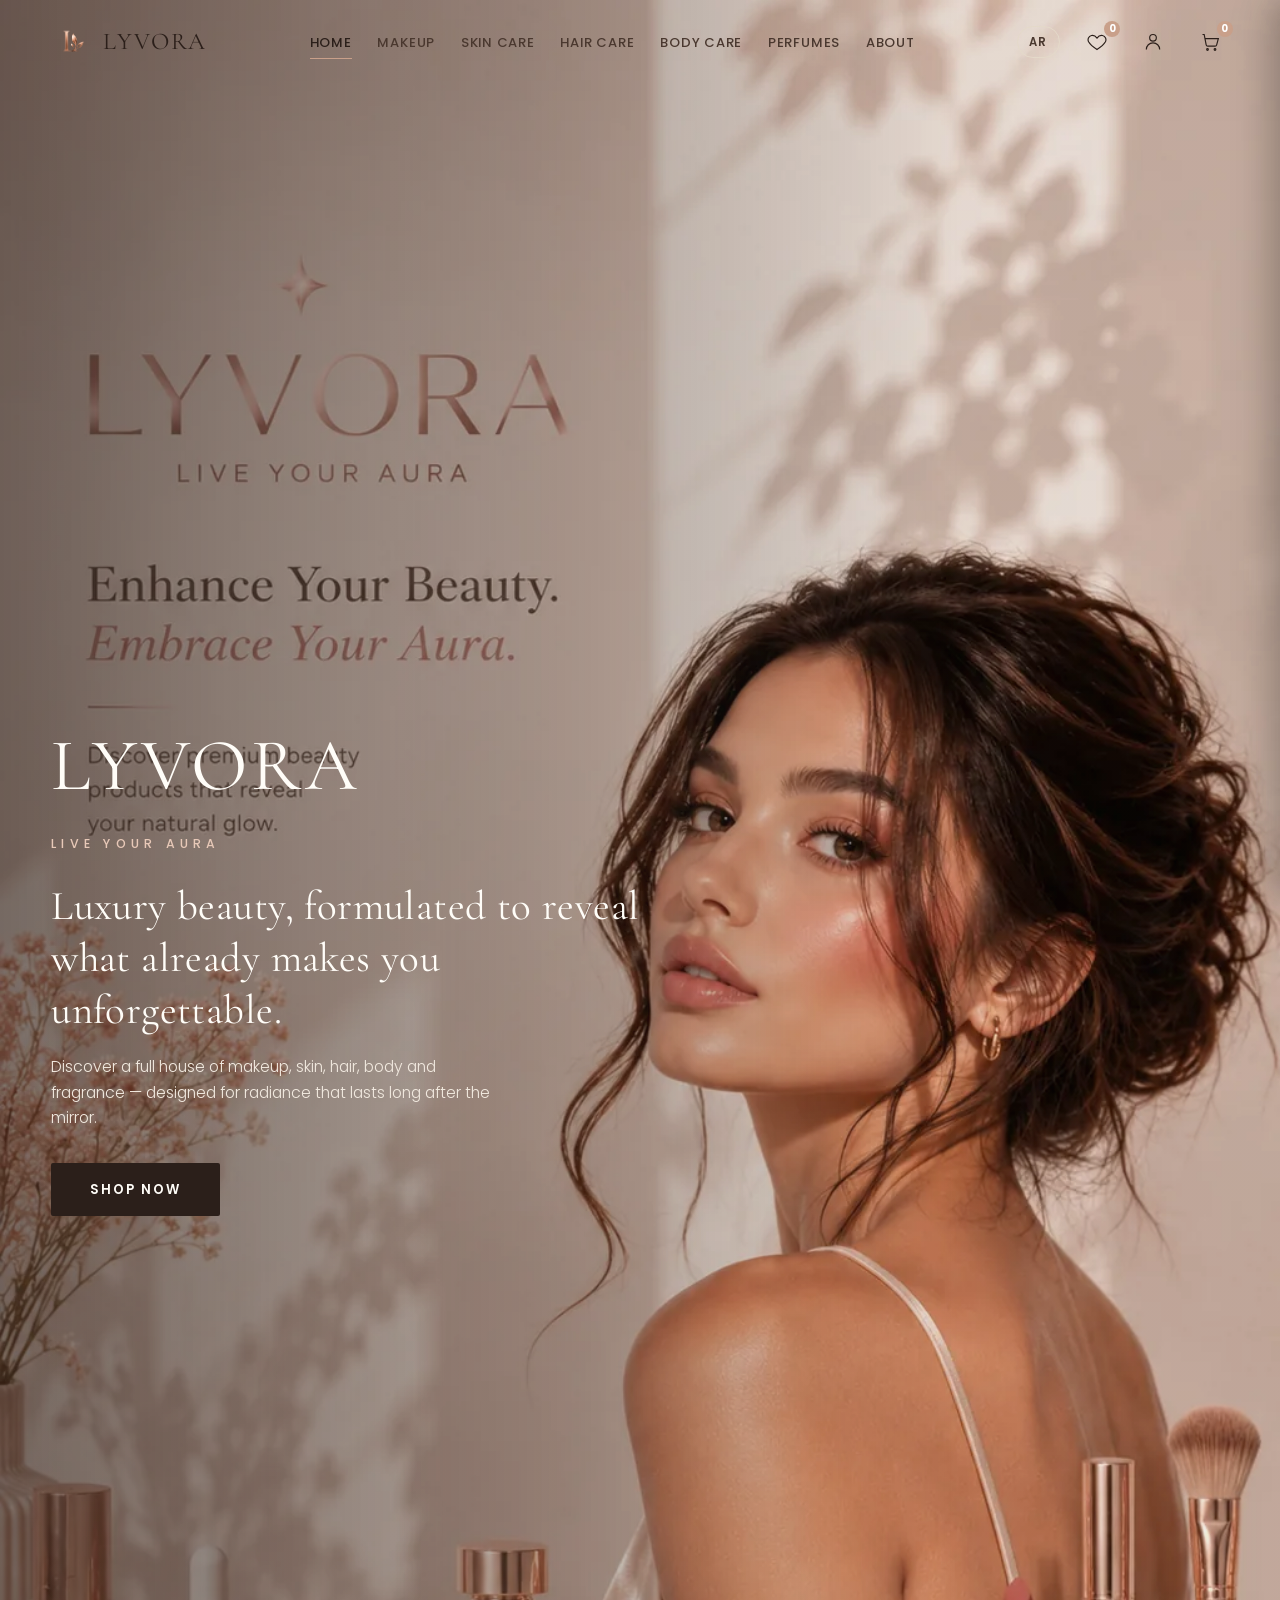
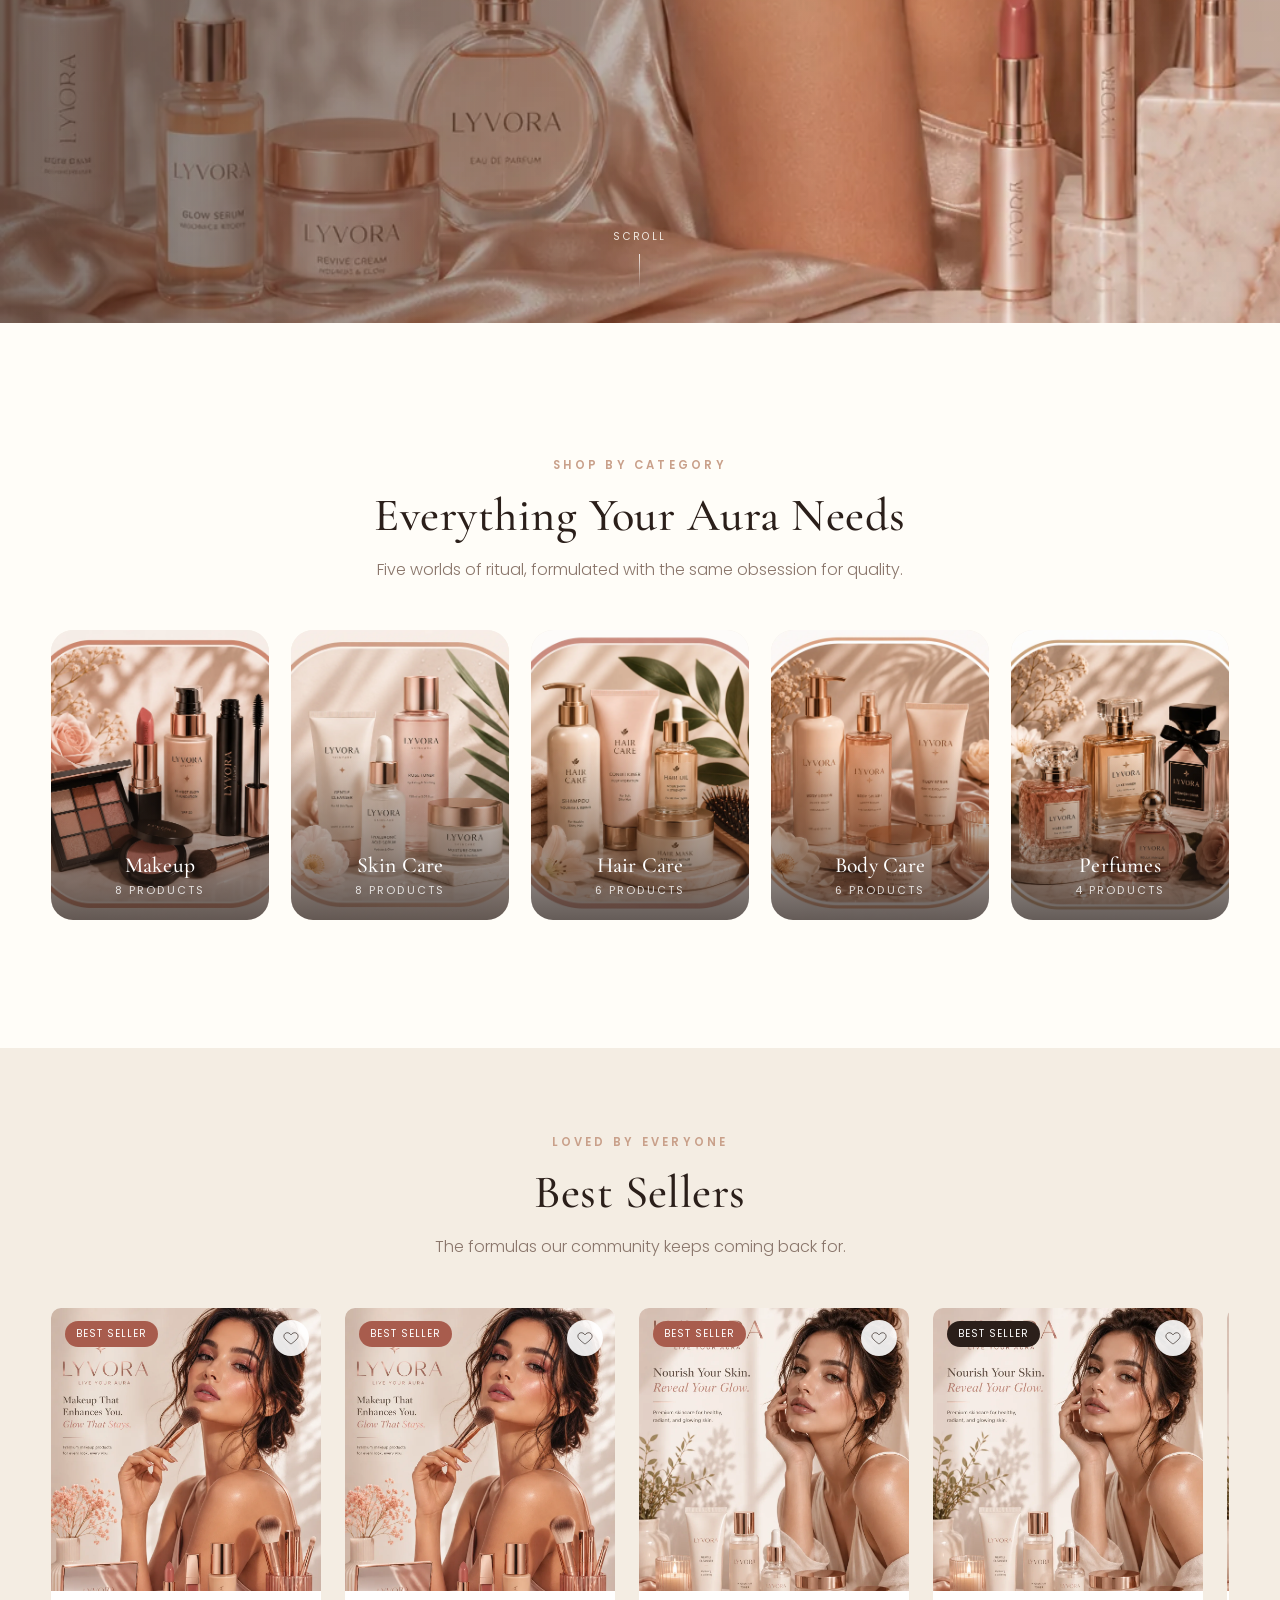
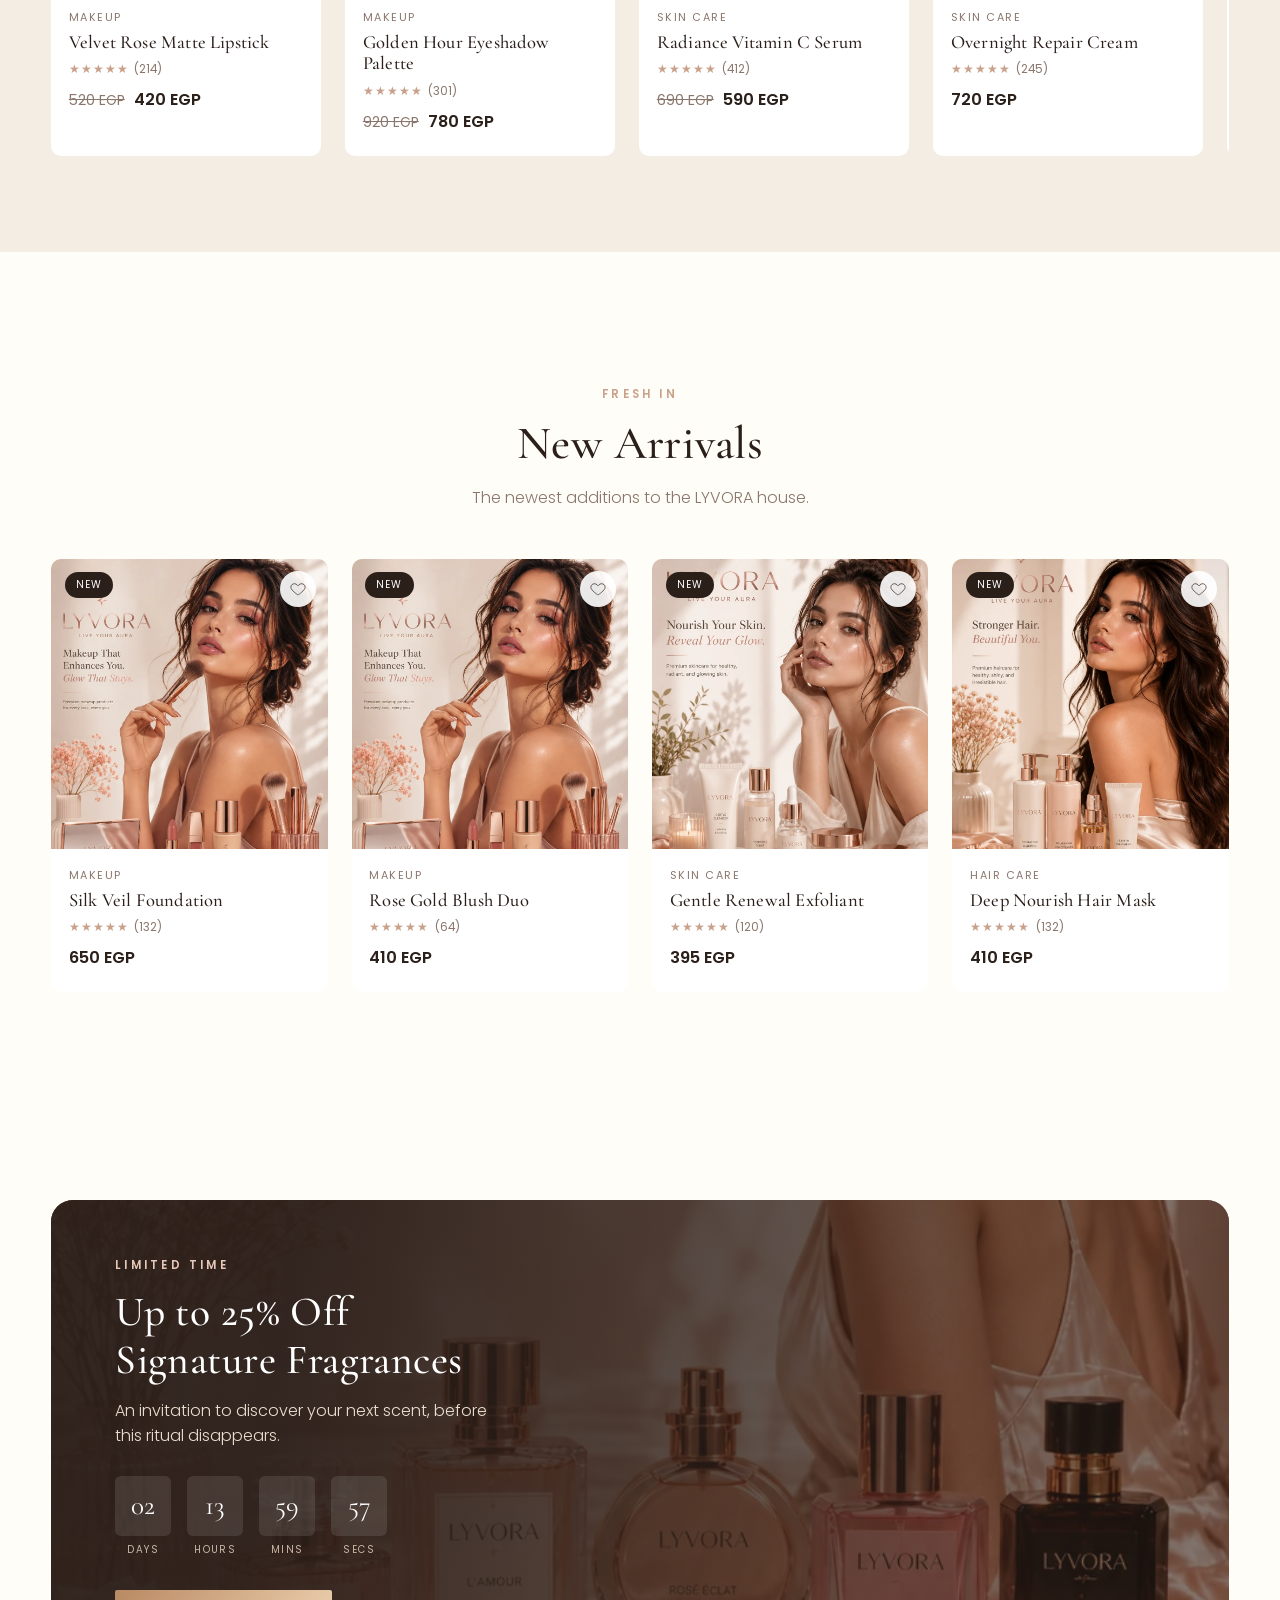
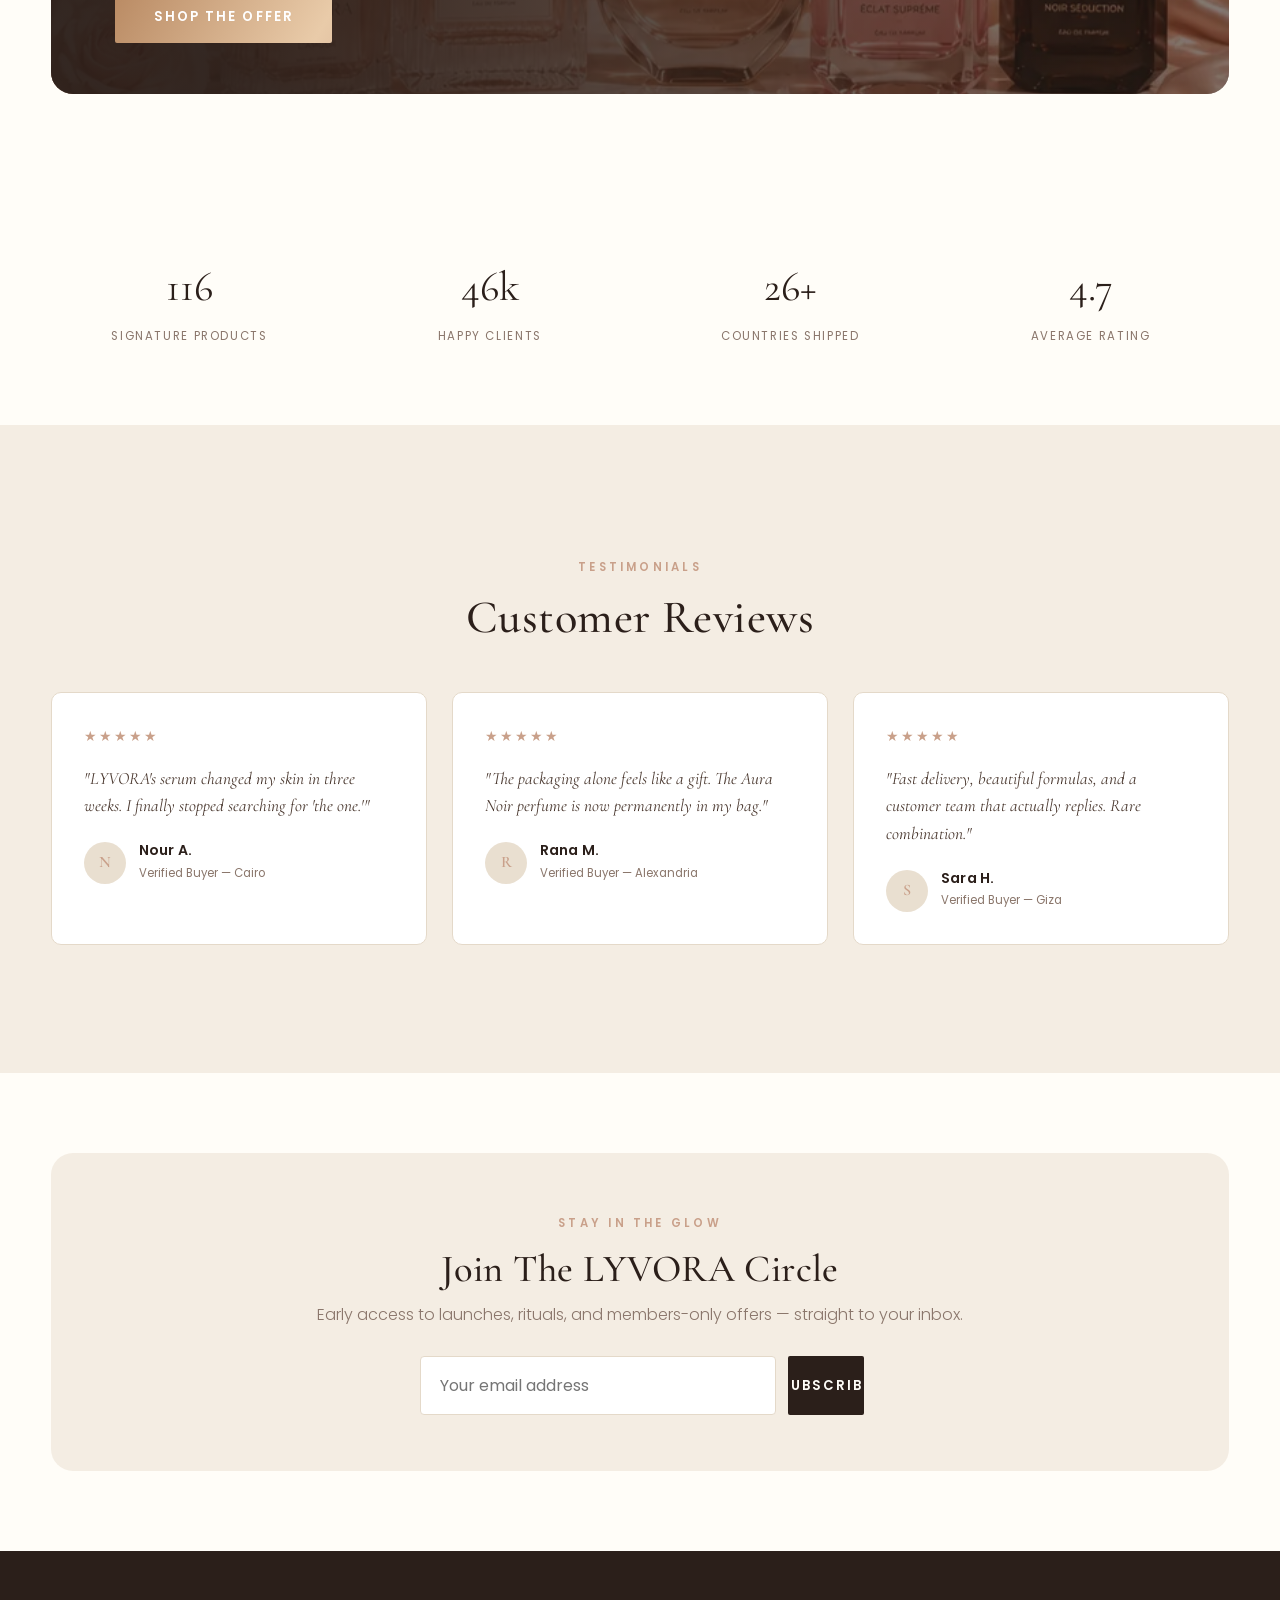
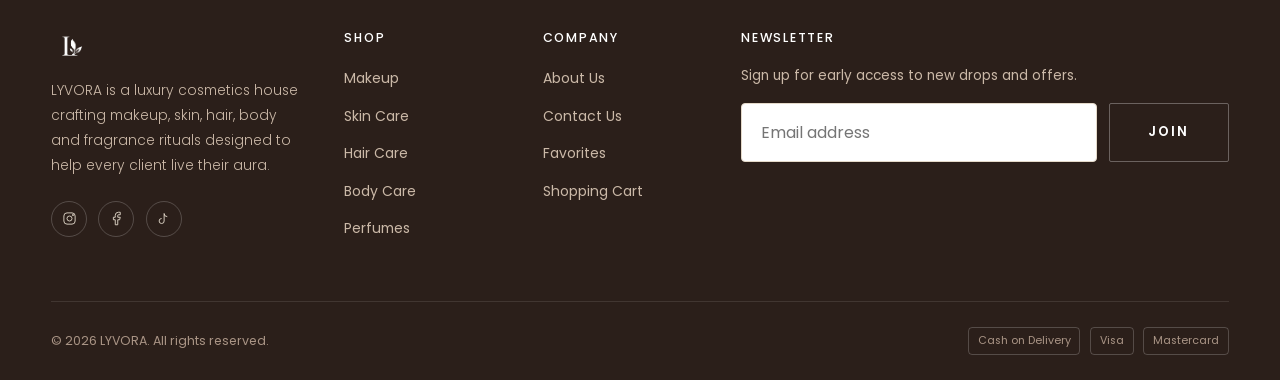
<file: index.html>
<!DOCTYPE html>
<html lang="en" dir="ltr">
<head>
<meta charset="UTF-8">
<meta name="viewport" content="width=device-width, initial-scale=1.0, viewport-fit=cover">
<title>LYVORA — Live Your Aura | Luxury Cosmetics</title>
<meta name="description" content="LYVORA is a luxury cosmetics house — makeup, skin care, hair care, body care and perfumes crafted to help you live your aura.">
<link rel="icon" href="assets/images/logo.webp">
<link rel="preconnect" href="https://fonts.googleapis.com">
<style>.mobile-nav{position:fixed;top:0;right:0;transform:translateX(100%);}@media(max-width:980px){.nav-links{display:none!important;}.hamburger{display:flex!important;}}</style>
<link rel="stylesheet" href="css/style.css">
</head>
<body data-page="home">

<!-- Loading Screen -->
<div id="loading-screen"><div class="loader-mark"></div></div>

<!-- Luxury Splash Screen -->
<div id="splash">
  <div class="splash-glow"></div>
  <div class="splash-inner">
    <div class="splash-logo-wrap">
      <img src="assets/images/logo.webp" alt="LYVORA">
      <div class="splash-shine"></div>
    </div>
    <p class="splash-tagline">Live Your Aura</p>
  </div>
</div>

<!-- Navbar -->
<header class="navbar">
  <div class="container">
    <a href="index.html" class="nav-logo">
      <img src="assets/images/logo.webp" alt="LYVORA logo">
      <span>LYVORA</span>
    </a>
    <nav class="nav-links">
      <a href="index.html" class="active" data-en="Home" data-ar="الرئيسية">Home</a>
      <a href="pages/makeup.html" data-en="Makeup" data-ar="مكياج">Makeup</a>
      <a href="pages/skincare.html" data-en="Skin Care" data-ar="العناية بالبشرة">Skin Care</a>
      <a href="pages/haircare.html" data-en="Hair Care" data-ar="العناية بالشعر">Hair Care</a>
      <a href="pages/bodycare.html" data-en="Body Care" data-ar="العناية بالجسم">Body Care</a>
      <a href="pages/perfumes.html" data-en="Perfumes" data-ar="عطور">Perfumes</a>
      <a href="pages/about.html" data-en="About" data-ar="من نحن">About</a>
    </nav>
    <div class="nav-actions">
      <button class="lang-switch" aria-label="Switch language"><span class="lang-text">AR</span></button>
      <a href="pages/favorites.html" class="nav-icon-btn" aria-label="Favorites">
        <svg viewBox="0 0 24 24" fill="none" stroke="currentColor" stroke-width="1.4"><path d="M12 21s-7.5-4.9-10.1-9.3C.4 8.7 1.8 5 5.4 4.2 8 3.6 10.3 5 12 7.3 13.7 5 16 3.6 18.6 4.2 22.2 5 23.6 8.7 22.1 11.7 19.5 16.1 12 21 12 21Z"/></svg>
        <span class="nav-badge fav-badge">0</span>
      </a>
      <a href="pages/login.html" class="nav-icon-btn" aria-label="Account">
        <svg viewBox="0 0 24 24" fill="none" stroke="currentColor" stroke-width="1.4"><path d="M20 21a8 8 0 1 0-16 0"/><circle cx="12" cy="7" r="4"/></svg>
      </a>
      <button class="nav-icon-btn" aria-label="Cart" data-open-cart>
        <svg viewBox="0 0 24 24" fill="none" stroke="currentColor" stroke-width="1.4"><path d="M3 3h2l2.4 12.4a2 2 0 0 0 2 1.6h8.6a2 2 0 0 0 2-1.6L22 8H6"/><circle cx="9" cy="21" r="1"/><circle cx="18" cy="21" r="1"/></svg>
        <span class="nav-badge cart-badge">0</span>
      </button>
      <button class="hamburger" aria-label="Menu"><span></span><span></span><span></span></button>
    </div>
  </div>
</header>
<div id="nav-overlay" class="overlay"></div>
<nav class="mobile-nav">
  <a href="index.html">Home</a>
  <a href="pages/makeup.html">Makeup</a>
  <a href="pages/skincare.html">Skin Care</a>
  <a href="pages/haircare.html">Hair Care</a>
  <a href="pages/bodycare.html">Body Care</a>
  <a href="pages/perfumes.html">Perfumes</a>
  <a href="pages/about.html">About</a>
  <a href="pages/contact.html">Contact</a>
</nav>

<main id="main">
  <!-- Hero -->
  <section class="hero">
    <img class="hero-bg" src="assets/images/background_home.webp" alt="LYVORA" fetchpriority="high">
    <div class="hero-overlay"></div>
    <div class="container">
      <div class="hero-content">
        <div class="hero-lyvora">LYVORA</div>
        <div class="hero-aura">Live Your Aura</div>
        <h1>Luxury beauty, formulated to reveal what already makes you unforgettable.</h1>
        <p>Discover a full house of makeup, skin, hair, body and fragrance — designed for radiance that lasts long after the mirror.</p>
        <a href="pages/makeup.html" class="btn btn-primary">Shop Now</a>
      </div>
    </div>
    <div class="hero-scroll"><span>Scroll</span><span class="line"></span></div>
  </section>

  <!-- Categories -->
  <section class="section">
    <div class="container">
      <div class="section-head reveal-up">
        <span class="eyebrow">Shop by Category</span>
        <h2>Everything Your Aura Needs</h2>
        <p>Five worlds of ritual, formulated with the same obsession for quality.</p>
      </div>
      <div class="cat-grid stagger reveal-up" id="home-categories"></div>
    </div>
  </section>

  <!-- Best Sellers -->
  <section class="section section--tight" style="background:var(--c-beige)">
    <div class="container">
      <div class="section-head reveal-up">
        <span class="eyebrow">Loved by Everyone</span>
        <h2>Best Sellers</h2>
        <p>The formulas our community keeps coming back for.</p>
      </div>
      <div class="scroller" id="best-sellers"></div>
    </div>
  </section>

  <!-- New Arrivals -->
  <section class="section">
    <div class="container">
      <div class="section-head reveal-up">
        <span class="eyebrow">Fresh In</span>
        <h2>New Arrivals</h2>
        <p>The newest additions to the LYVORA house.</p>
      </div>
      <div class="product-grid" id="new-arrivals"></div>
    </div>
  </section>

  <!-- Offers -->
  <section class="section section--tight">
    <div class="container">
      <div class="offer-banner reveal-up">
        <div class="offer-banner-bg" style="background-image:url('assets/images/background_perfume.webp')"></div>
        <div class="offer-content">
          <span class="eyebrow">Limited Time</span>
          <h3>Up to 25% Off Signature Fragrances</h3>
          <p>An invitation to discover your next scent, before this ritual disappears.</p>
          <div class="countdown" id="countdown">
            <div><span class="num" id="cd-days">02</span><span class="lbl">Days</span></div>
            <div><span class="num" id="cd-hours">00</span><span class="lbl">Hours</span></div>
            <div><span class="num" id="cd-mins">00</span><span class="lbl">Mins</span></div>
            <div><span class="num" id="cd-secs">00</span><span class="lbl">Secs</span></div>
          </div>
          <a href="pages/perfumes.html" class="btn btn-gold">Shop The Offer</a>
        </div>
      </div>
    </div>
  </section>

  <!-- Trust Counters -->
  <section class="section--tight">
    <div class="container">
      <div class="counters reveal-up">
        <div class="counter-item"><div class="num" data-count="120">0</div><div class="lbl">Signature Products</div></div>
        <div class="counter-item"><div class="num" data-count="48" data-suffix="k">0</div><div class="lbl">Happy Clients</div></div>
        <div class="counter-item"><div class="num" data-count="27" data-suffix="+">0</div><div class="lbl">Countries Shipped</div></div>
        <div class="counter-item"><div class="num" data-count="4.9">0</div><div class="lbl">Average Rating</div></div>
      </div>
    </div>
  </section>

  <!-- Reviews -->
  <section class="section" style="background:var(--c-beige)">
    <div class="container">
      <div class="section-head reveal-up">
        <span class="eyebrow">Testimonials</span>
        <h2>Customer Reviews</h2>
      </div>
      <div class="reviews-grid">
        <div class="review-card reveal-up">
          <div class="review-stars">★★★★★</div>
          <p>"LYVORA's serum changed my skin in three weeks. I finally stopped searching for 'the one.'"</p>
          <div class="review-author"><div class="review-avatar">N</div><div><h5>Nour A.</h5><span>Verified Buyer — Cairo</span></div></div>
        </div>
        <div class="review-card reveal-up">
          <div class="review-stars">★★★★★</div>
          <p>"The packaging alone feels like a gift. The Aura Noir perfume is now permanently in my bag."</p>
          <div class="review-author"><div class="review-avatar">R</div><div><h5>Rana M.</h5><span>Verified Buyer — Alexandria</span></div></div>
        </div>
        <div class="review-card reveal-up">
          <div class="review-stars">★★★★★</div>
          <p>"Fast delivery, beautiful formulas, and a customer team that actually replies. Rare combination."</p>
          <div class="review-author"><div class="review-avatar">S</div><div><h5>Sara H.</h5><span>Verified Buyer — Giza</span></div></div>
        </div>
      </div>
    </div>
  </section>

  <!-- Newsletter -->
  <section class="section--tight">
    <div class="container">
      <div class="newsletter reveal-up">
        <span class="eyebrow">Stay In The Glow</span>
        <h2>Join The LYVORA Circle</h2>
        <p>Early access to launches, rituals, and members-only offers — straight to your inbox.</p>
        <form class="newsletter-form">
          <input type="email" placeholder="Your email address" required>
          <button type="submit" class="btn btn-primary">Subscribe</button>
        </form>
      </div>
    </div>
  </section>
</main>

<!-- Footer -->
<footer>
  <div class="container">
    <div class="footer-grid">
      <div class="footer-brand">
        <img src="assets/images/logo.webp" alt="LYVORA">
        <p>LYVORA is a luxury cosmetics house crafting makeup, skin, hair, body and fragrance rituals designed to help every client live their aura.</p>
        <div class="footer-social">
          <a href="#" aria-label="Instagram"><svg viewBox="0 0 24 24" fill="none" stroke="currentColor" stroke-width="1.4"><rect x="3" y="3" width="18" height="18" rx="5"/><circle cx="12" cy="12" r="4"/><circle cx="17.5" cy="6.5" r="1"/></svg></a>
          <a href="#" aria-label="Facebook"><svg viewBox="0 0 24 24" fill="none" stroke="currentColor" stroke-width="1.4"><path d="M18 2h-3a5 5 0 0 0-5 5v3H7v4h3v8h4v-8h3l1-4h-4V7a1 1 0 0 1 1-1h3Z"/></svg></a>
          <a href="#" aria-label="TikTok"><svg viewBox="0 0 24 24" fill="none" stroke="currentColor" stroke-width="1.4"><path d="M9 12a4 4 0 1 0 4 4V4a5 5 0 0 0 5 5"/></svg></a>
        </div>
      </div>
      <div class="footer-col">
        <h4>Shop</h4>
        <ul>
          <li><a href="pages/makeup.html">Makeup</a></li>
          <li><a href="pages/skincare.html">Skin Care</a></li>
          <li><a href="pages/haircare.html">Hair Care</a></li>
          <li><a href="pages/bodycare.html">Body Care</a></li>
          <li><a href="pages/perfumes.html">Perfumes</a></li>
        </ul>
      </div>
      <div class="footer-col">
        <h4>Company</h4>
        <ul>
          <li><a href="pages/about.html">About Us</a></li>
          <li><a href="pages/contact.html">Contact Us</a></li>
          <li><a href="pages/favorites.html">Favorites</a></li>
          <li><a href="pages/cart.html">Shopping Cart</a></li>
        </ul>
      </div>
      <div class="footer-col">
        <h4>Newsletter</h4>
        <p style="font-size:.85rem;color:#cbb9a8;margin-bottom:1rem;">Sign up for early access to new drops and offers.</p>
        <form class="newsletter-form" style="max-width:100%;">
          <input type="email" placeholder="Email address" required>
          <button type="submit" class="btn btn-outline" style="border-color:rgba(255,255,255,.3);color:#fff;">Join</button>
        </form>
      </div>
    </div>
    <div class="footer-bottom">
      <span>&copy; 2026 LYVORA. All rights reserved.</span>
      <div class="footer-payments"><span>Cash on Delivery</span><span>Visa</span><span>Mastercard</span></div>
    </div>
  </div>
</footer>

<!-- Cart Drawer -->
<div id="drawer-overlay" class="overlay"></div>
<aside id="cart-drawer" class="drawer">
  <div class="drawer-head"><h3>Your Bag</h3><button id="drawer-close" class="drawer-close" aria-label="Close cart"><svg viewBox="0 0 24 24" fill="none" stroke="currentColor" stroke-width="1.6"><path d="M18 6 6 18M6 6l12 12"/></svg></button></div>
  <div class="drawer-body" id="drawer-body"></div>
  <div class="drawer-foot" id="drawer-foot">
    <div class="subtotal"><span>Subtotal</span><strong id="drawer-subtotal">0 EGP</strong></div>
    <a href="pages/checkout.html" class="btn btn-primary btn-block">Checkout</a>
    <a href="pages/cart.html" class="btn btn-outline btn-block" style="margin-top:.7rem;">View Cart</a>
  </div>
</aside>

<button id="back-to-top" aria-label="Back to top"><svg viewBox="0 0 24 24" fill="none" stroke="currentColor" stroke-width="1.6"><path d="M12 19V5M5 12l7-7 7 7"/></svg></button>

<script>window.LYVORA_ROOT='';</script>
<script src="js/products.js"></script>
<script src="js/store.js"></script>
<script src="js/render.js"></script>
<script src="js/main.js"></script>
<script>
  // Home-page specific rendering
  document.addEventListener('DOMContentLoaded', ()=>{
    const catWrap = document.getElementById('home-categories');
    catWrap.innerHTML = Object.entries(CATEGORY_META).map(([key,c])=>`
      <a class="cat-card" href="pages/${key}.html">
        <img src="assets/icons/${c.icon}" alt="${c.label}" loading="lazy" width="64" height="64">
        <div class="cat-card-label"><h3>${c.label}</h3><span>${lyByCategory(key).length} Products</span></div>
      </a>`).join('');

    lyRenderGrid('#best-sellers', PRODUCTS.filter(p=>p.badge==='Best Seller'));
    lyRenderGrid('#new-arrivals', PRODUCTS.filter(p=>p.badge==='New').concat(PRODUCTS.slice(0,4)).filter((v,i,a)=>a.findIndex(x=>x.id===v.id)===i).slice(0,4), {reveal:true});

    // Countdown
    const end = Date.now() + (2*24*60*60*1000) + (14*60*60*1000);
    function updateCountdown(){
      const diff = Math.max(0, end - Date.now());
      const d = Math.floor(diff/86400000);
      const h = Math.floor(diff%86400000/3600000);
      const m = Math.floor(diff%3600000/60000);
      const s = Math.floor(diff%60000/1000);
      document.getElementById('cd-days').textContent = String(d).padStart(2,'0');
      document.getElementById('cd-hours').textContent = String(h).padStart(2,'0');
      document.getElementById('cd-mins').textContent = String(m).padStart(2,'0');
      document.getElementById('cd-secs').textContent = String(s).padStart(2,'0');
    }
    updateCountdown();
    setInterval(updateCountdown, 1000);
  });
</script>
</body>
</html>
</file>
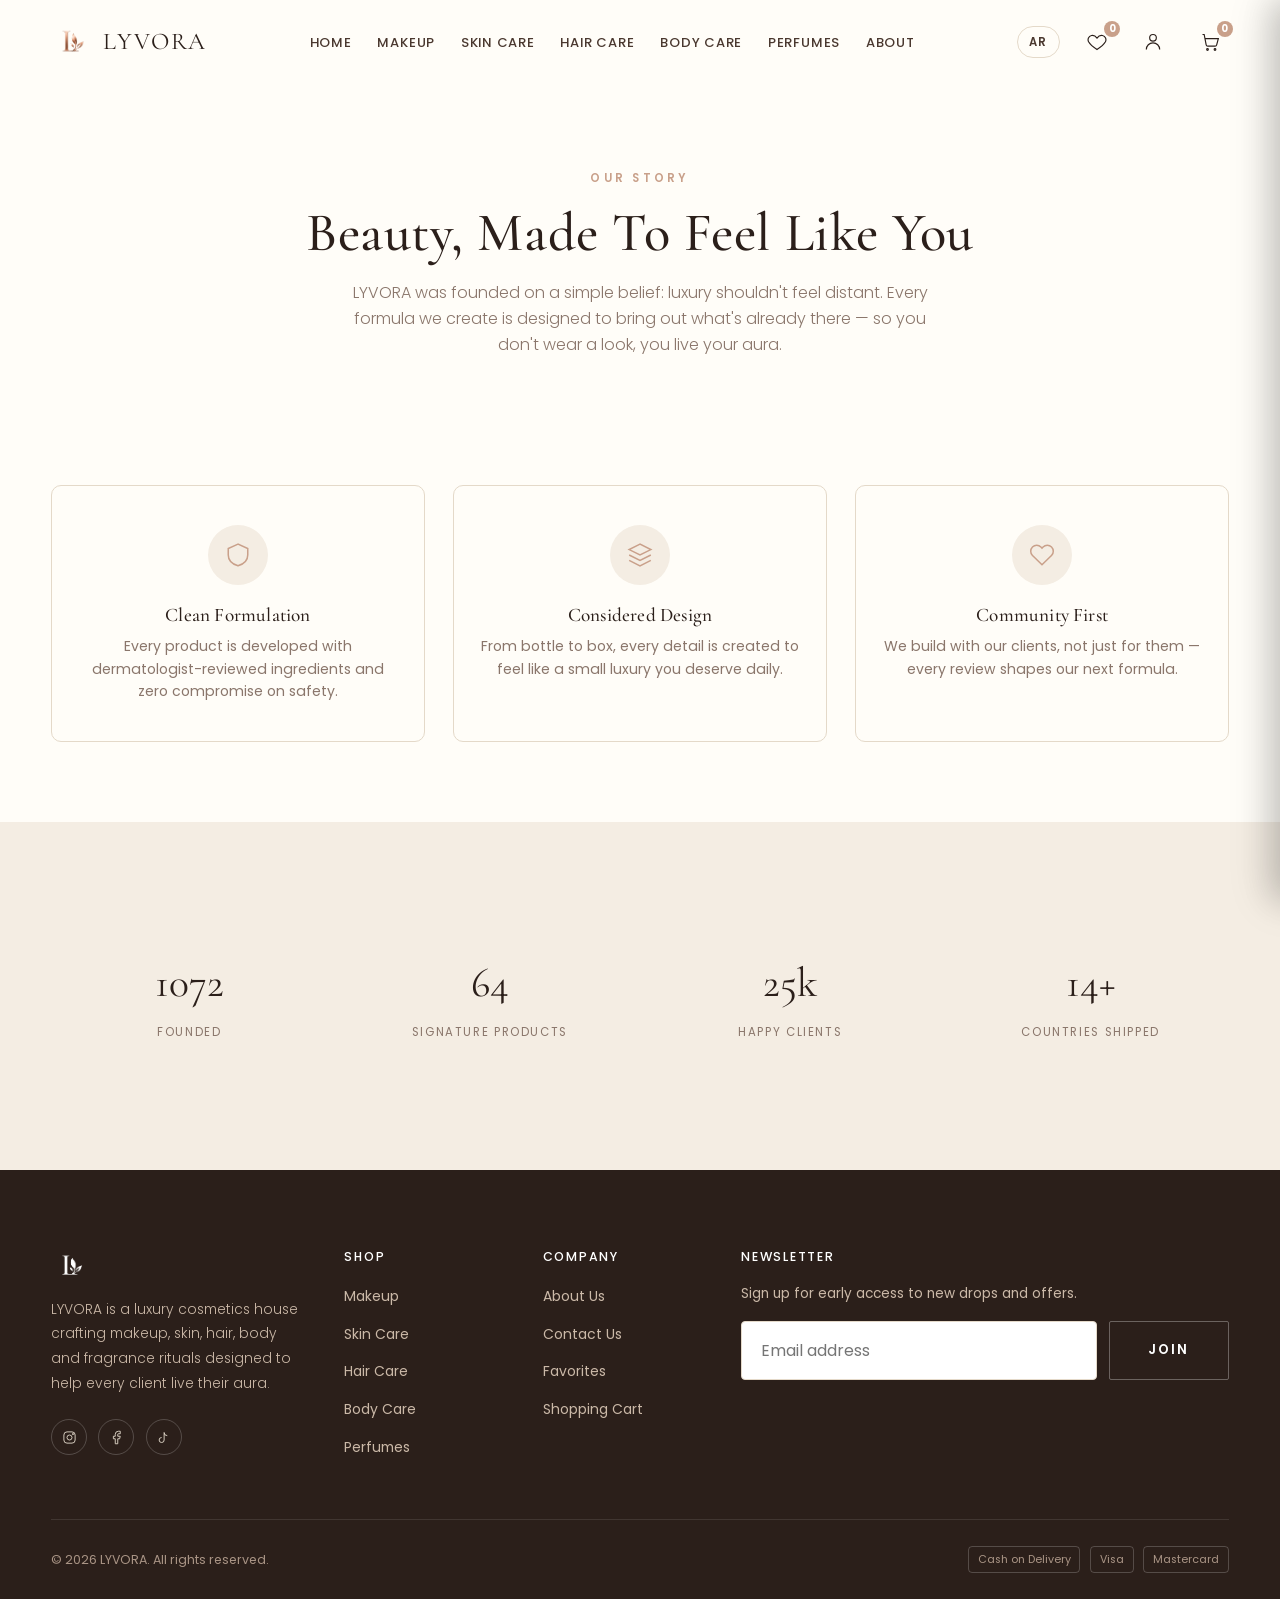
<file: pages/about.html>
<!DOCTYPE html>
<html lang="en" dir="ltr">
<head>
<meta charset="UTF-8">
<meta name="viewport" content="width=device-width, initial-scale=1.0, viewport-fit=cover">
<title>About Us | LYVORA</title>
<link rel="icon" href="../assets/images/logo.webp">
<style>.mobile-nav{position:fixed;top:0;right:0;transform:translateX(100%);}@media(max-width:980px){.nav-links{display:none!important;}.hamburger{display:flex!important;}}</style>
<link rel="stylesheet" href="../css/style.css">
</head>
<body data-page="about">
<div id="loading-screen"><div class="loader-mark"></div></div>

<header class="navbar scrolled">
  <div class="container">
    <a href="../index.html" class="nav-logo"><img src="../assets/images/logo.webp" alt="LYVORA logo"><span>LYVORA</span></a>
    <nav class="nav-links">
      <a href="../index.html">Home</a><a href="makeup.html">Makeup</a><a href="skincare.html">Skin Care</a>
      <a href="haircare.html">Hair Care</a><a href="bodycare.html">Body Care</a><a href="perfumes.html">Perfumes</a>
      <a href="about.html">About</a>
    </nav>
    <div class="nav-actions">
      <button class="lang-switch" aria-label="Switch language"><span class="lang-text">AR</span></button>
      <a href="favorites.html" class="nav-icon-btn" aria-label="Favorites">
        <svg viewBox="0 0 24 24" fill="none" stroke="currentColor" stroke-width="1.4"><path d="M12 21s-7.5-4.9-10.1-9.3C.4 8.7 1.8 5 5.4 4.2 8 3.6 10.3 5 12 7.3 13.7 5 16 3.6 18.6 4.2 22.2 5 23.6 8.7 22.1 11.7 19.5 16.1 12 21 12 21Z"/></svg>
        <span class="nav-badge fav-badge">0</span>
      </a>
      <a href="login.html" class="nav-icon-btn" aria-label="Account"><svg viewBox="0 0 24 24" fill="none" stroke="currentColor" stroke-width="1.4"><path d="M20 21a8 8 0 1 0-16 0"/><circle cx="12" cy="7" r="4"/></svg></a>
      <button class="nav-icon-btn" aria-label="Cart" data-open-cart>
        <svg viewBox="0 0 24 24" fill="none" stroke="currentColor" stroke-width="1.4"><path d="M3 3h2l2.4 12.4a2 2 0 0 0 2 1.6h8.6a2 2 0 0 0 2-1.6L22 8H6"/><circle cx="9" cy="21" r="1"/><circle cx="18" cy="21" r="1"/></svg>
        <span class="nav-badge cart-badge">0</span>
      </button>
      <button class="hamburger" aria-label="Menu"><span></span><span></span><span></span></button>
    </div>
  </div>
</header>
<div id="nav-overlay" class="overlay"></div>
<nav class="mobile-nav">
  <a href="../index.html">Home</a><a href="makeup.html">Makeup</a><a href="skincare.html">Skin Care</a>
  <a href="haircare.html">Hair Care</a><a href="bodycare.html">Body Care</a><a href="perfumes.html">Perfumes</a>
  <a href="about.html">About</a><a href="contact.html">Contact</a>
</nav>

<main id="main" class="page-wrap">
  <div class="container about-hero">
    <span class="eyebrow">Our Story</span>
    <h1>Beauty, Made To Feel Like You</h1>
    <p>LYVORA was founded on a simple belief: luxury shouldn't feel distant. Every formula we create is designed to bring out what's already there — so you don't wear a look, you live your aura.</p>
  </div>
  <section class="section--tight">
    <div class="container">
      <div class="values-grid">
        <div class="value-card reveal-up">
          <div class="icon-wrap"><svg viewBox="0 0 24 24" fill="none" stroke="currentColor" stroke-width="1.4"><path d="M12 2 3 6v6c0 5 4 8.5 9 10 5-1.5 9-5 9-10V6l-9-4Z"/></svg></div>
          <h4>Clean Formulation</h4>
          <p>Every product is developed with dermatologist-reviewed ingredients and zero compromise on safety.</p>
        </div>
        <div class="value-card reveal-up">
          <div class="icon-wrap"><svg viewBox="0 0 24 24" fill="none" stroke="currentColor" stroke-width="1.4"><path d="M12 2 2 7l10 5 10-5-10-5Z"/><path d="M2 17l10 5 10-5M2 12l10 5 10-5"/></svg></div>
          <h4>Considered Design</h4>
          <p>From bottle to box, every detail is created to feel like a small luxury you deserve daily.</p>
        </div>
        <div class="value-card reveal-up">
          <div class="icon-wrap"><svg viewBox="0 0 24 24" fill="none" stroke="currentColor" stroke-width="1.4"><path d="M20.8 4.6a5.5 5.5 0 0 0-7.8 0L12 5.6l-1-1a5.5 5.5 0 1 0-7.8 7.8l1 1L12 21l7.8-7.6 1-1a5.5 5.5 0 0 0 0-7.8Z"/></svg></div>
          <h4>Community First</h4>
          <p>We build with our clients, not just for them — every review shapes our next formula.</p>
        </div>
      </div>
    </div>
  </section>
  <section class="section" style="background:var(--c-beige)">
    <div class="container counters reveal-up">
      <div class="counter-item"><div class="num" data-count="2021">0</div><div class="lbl">Founded</div></div>
      <div class="counter-item"><div class="num" data-count="120">0</div><div class="lbl">Signature Products</div></div>
      <div class="counter-item"><div class="num" data-count="48" data-suffix="k">0</div><div class="lbl">Happy Clients</div></div>
      <div class="counter-item"><div class="num" data-count="27" data-suffix="+">0</div><div class="lbl">Countries Shipped</div></div>
    </div>
  </section>
</main>

<footer>
  <div class="container">
    <div class="footer-grid">
      <div class="footer-brand">
        <img src="../assets/images/logo.webp" alt="LYVORA">
        <p>LYVORA is a luxury cosmetics house crafting makeup, skin, hair, body and fragrance rituals designed to help every client live their aura.</p>
        <div class="footer-social">
          <a href="#" aria-label="Instagram"><svg viewBox="0 0 24 24" fill="none" stroke="currentColor" stroke-width="1.4"><rect x="3" y="3" width="18" height="18" rx="5"/><circle cx="12" cy="12" r="4"/><circle cx="17.5" cy="6.5" r="1"/></svg></a>
          <a href="#" aria-label="Facebook"><svg viewBox="0 0 24 24" fill="none" stroke="currentColor" stroke-width="1.4"><path d="M18 2h-3a5 5 0 0 0-5 5v3H7v4h3v8h4v-8h3l1-4h-4V7a1 1 0 0 1 1-1h3Z"/></svg></a>
          <a href="#" aria-label="TikTok"><svg viewBox="0 0 24 24" fill="none" stroke="currentColor" stroke-width="1.4"><path d="M9 12a4 4 0 1 0 4 4V4a5 5 0 0 0 5 5"/></svg></a>
        </div>
      </div>
      <div class="footer-col"><h4>Shop</h4><ul>
        <li><a href="makeup.html">Makeup</a></li><li><a href="skincare.html">Skin Care</a></li>
        <li><a href="haircare.html">Hair Care</a></li><li><a href="bodycare.html">Body Care</a></li>
        <li><a href="perfumes.html">Perfumes</a></li></ul></div>
      <div class="footer-col"><h4>Company</h4><ul>
        <li><a href="about.html">About Us</a></li><li><a href="contact.html">Contact Us</a></li>
        <li><a href="favorites.html">Favorites</a></li><li><a href="cart.html">Shopping Cart</a></li></ul></div>
      <div class="footer-col"><h4>Newsletter</h4>
        <p style="font-size:.85rem;color:#cbb9a8;margin-bottom:1rem;">Sign up for early access to new drops and offers.</p>
        <form class="newsletter-form" style="max-width:100%;"><input type="email" placeholder="Email address" required>
          <button type="submit" class="btn btn-outline" style="border-color:rgba(255,255,255,.3);color:#fff;">Join</button></form>
      </div>
    </div>
    <div class="footer-bottom"><span>&copy; 2026 LYVORA. All rights reserved.</span>
      <div class="footer-payments"><span>Cash on Delivery</span><span>Visa</span><span>Mastercard</span></div></div>
  </div>
</footer>

<div id="drawer-overlay" class="overlay"></div>
<aside id="cart-drawer" class="drawer">
  <div class="drawer-head"><h3>Your Bag</h3><button id="drawer-close" class="drawer-close" aria-label="Close cart"><svg viewBox="0 0 24 24" fill="none" stroke="currentColor" stroke-width="1.6"><path d="M18 6 6 18M6 6l12 12"/></svg></button></div>
  <div class="drawer-body" id="drawer-body"></div>
  <div class="drawer-foot" id="drawer-foot">
    <div class="subtotal"><span>Subtotal</span><strong id="drawer-subtotal">0 EGP</strong></div>
    <a href="checkout.html" class="btn btn-primary btn-block">Checkout</a>
    <a href="cart.html" class="btn btn-outline btn-block" style="margin-top:.7rem;">View Cart</a>
  </div>
</aside>

<button id="back-to-top" aria-label="Back to top"><svg viewBox="0 0 24 24" fill="none" stroke="currentColor" stroke-width="1.6"><path d="M12 19V5M5 12l7-7 7 7"/></svg></button>

<script>window.LYVORA_ROOT='../';</script>
<script src="../js/products.js"></script>
<script src="../js/store.js"></script>
<script src="../js/render.js"></script>
<script src="../js/main.js"></script>

</body>
</html>
</file>
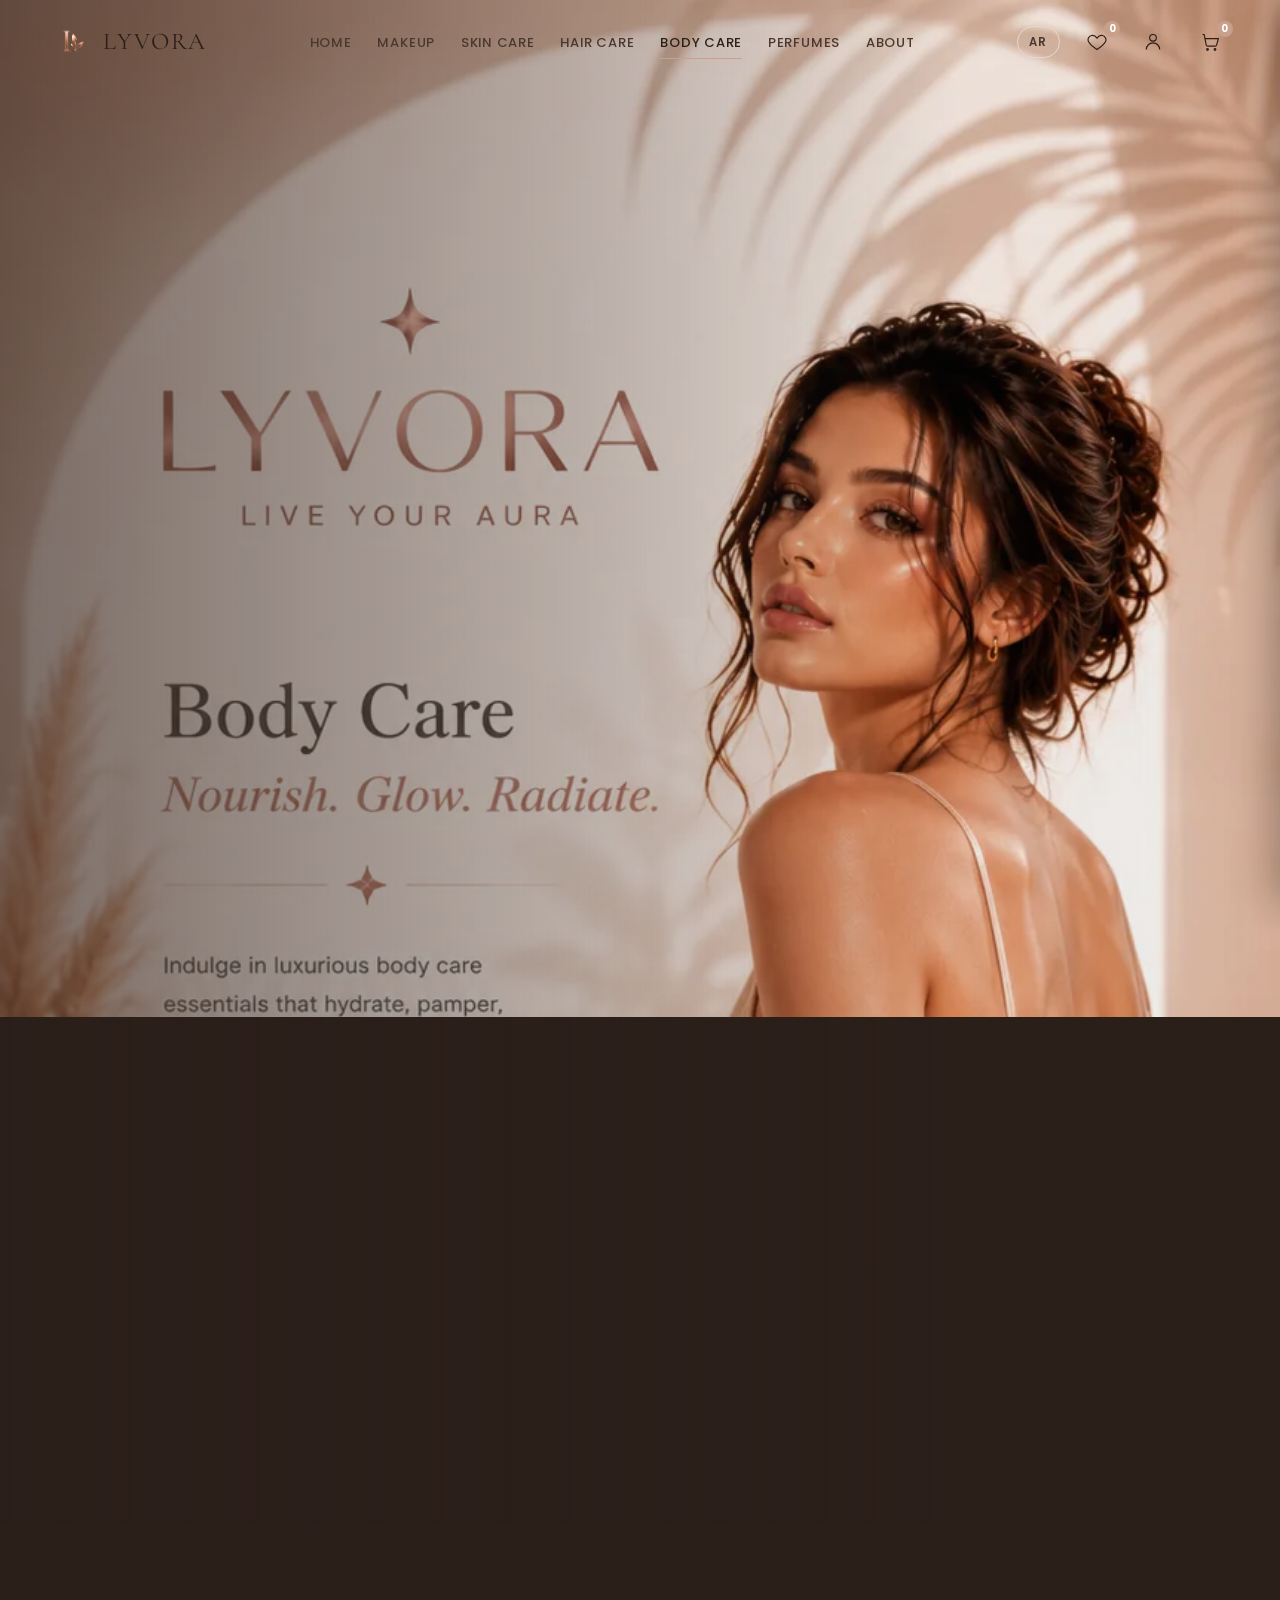
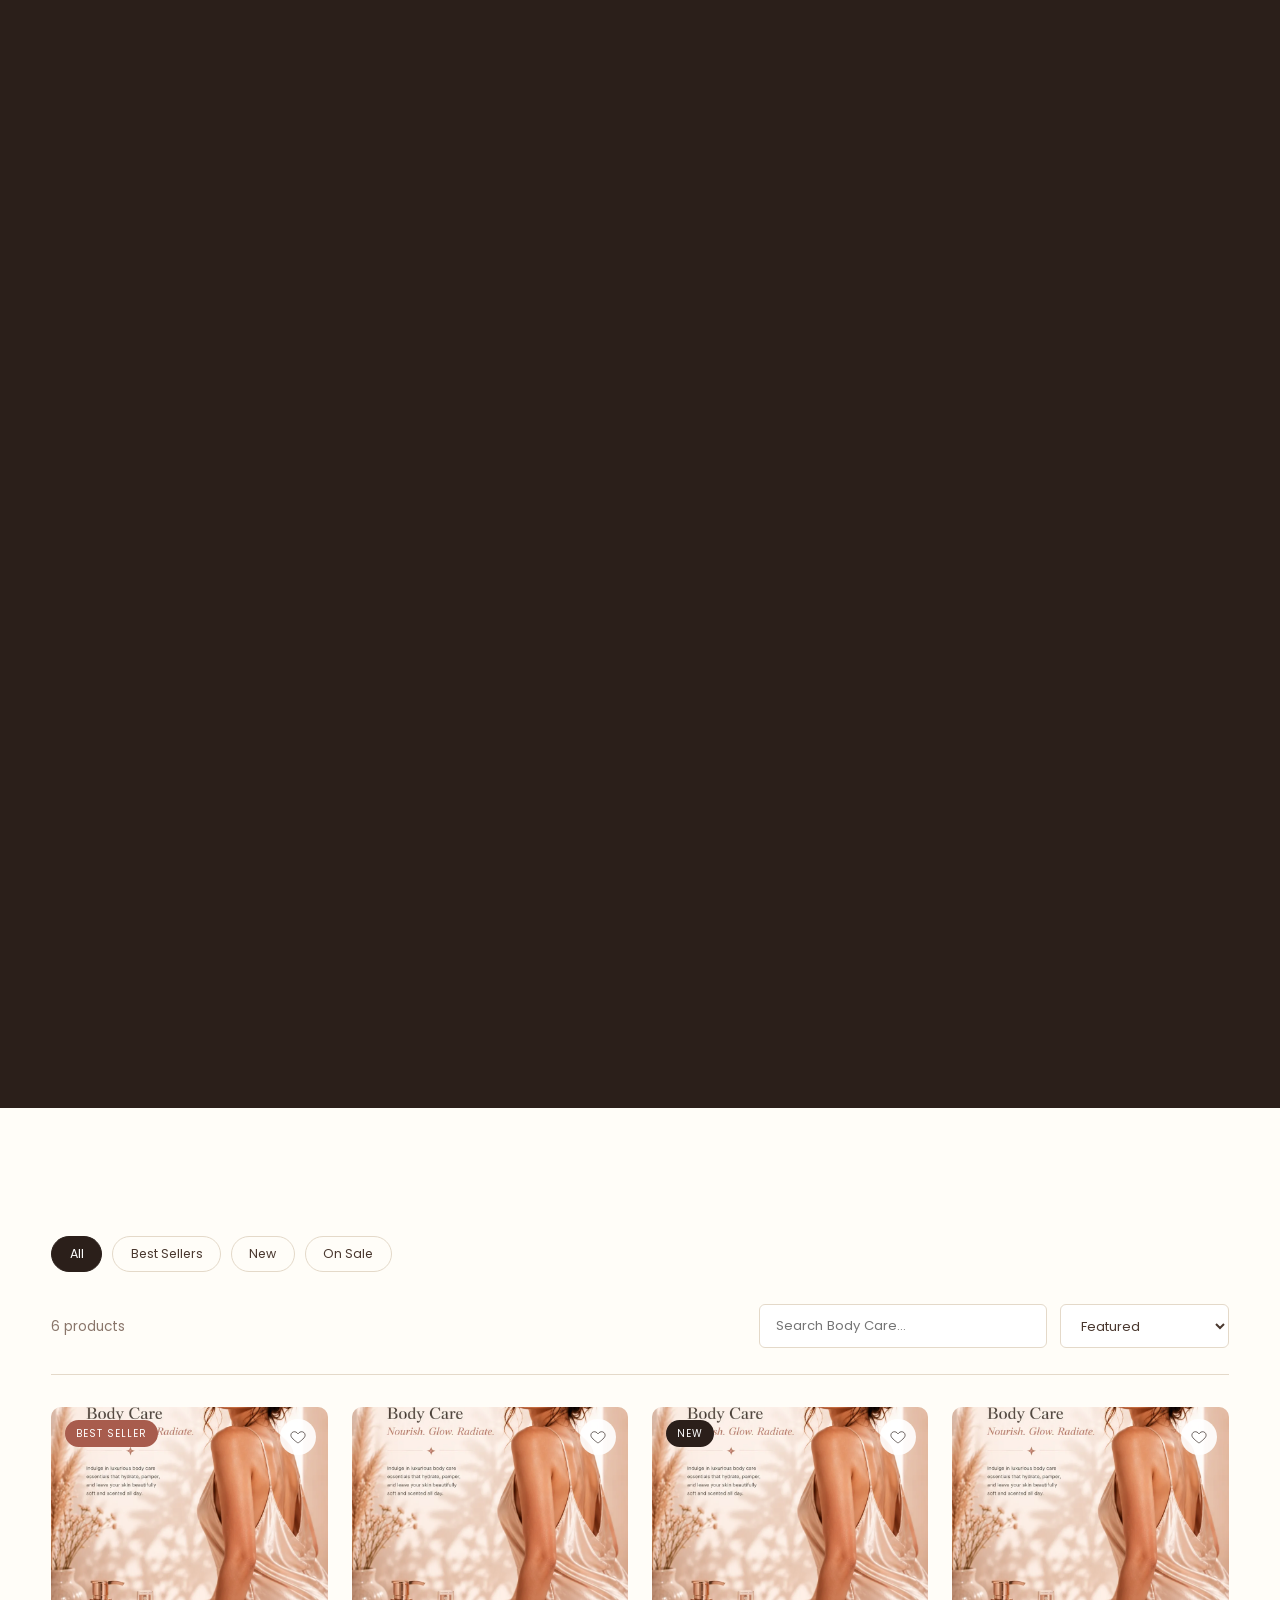
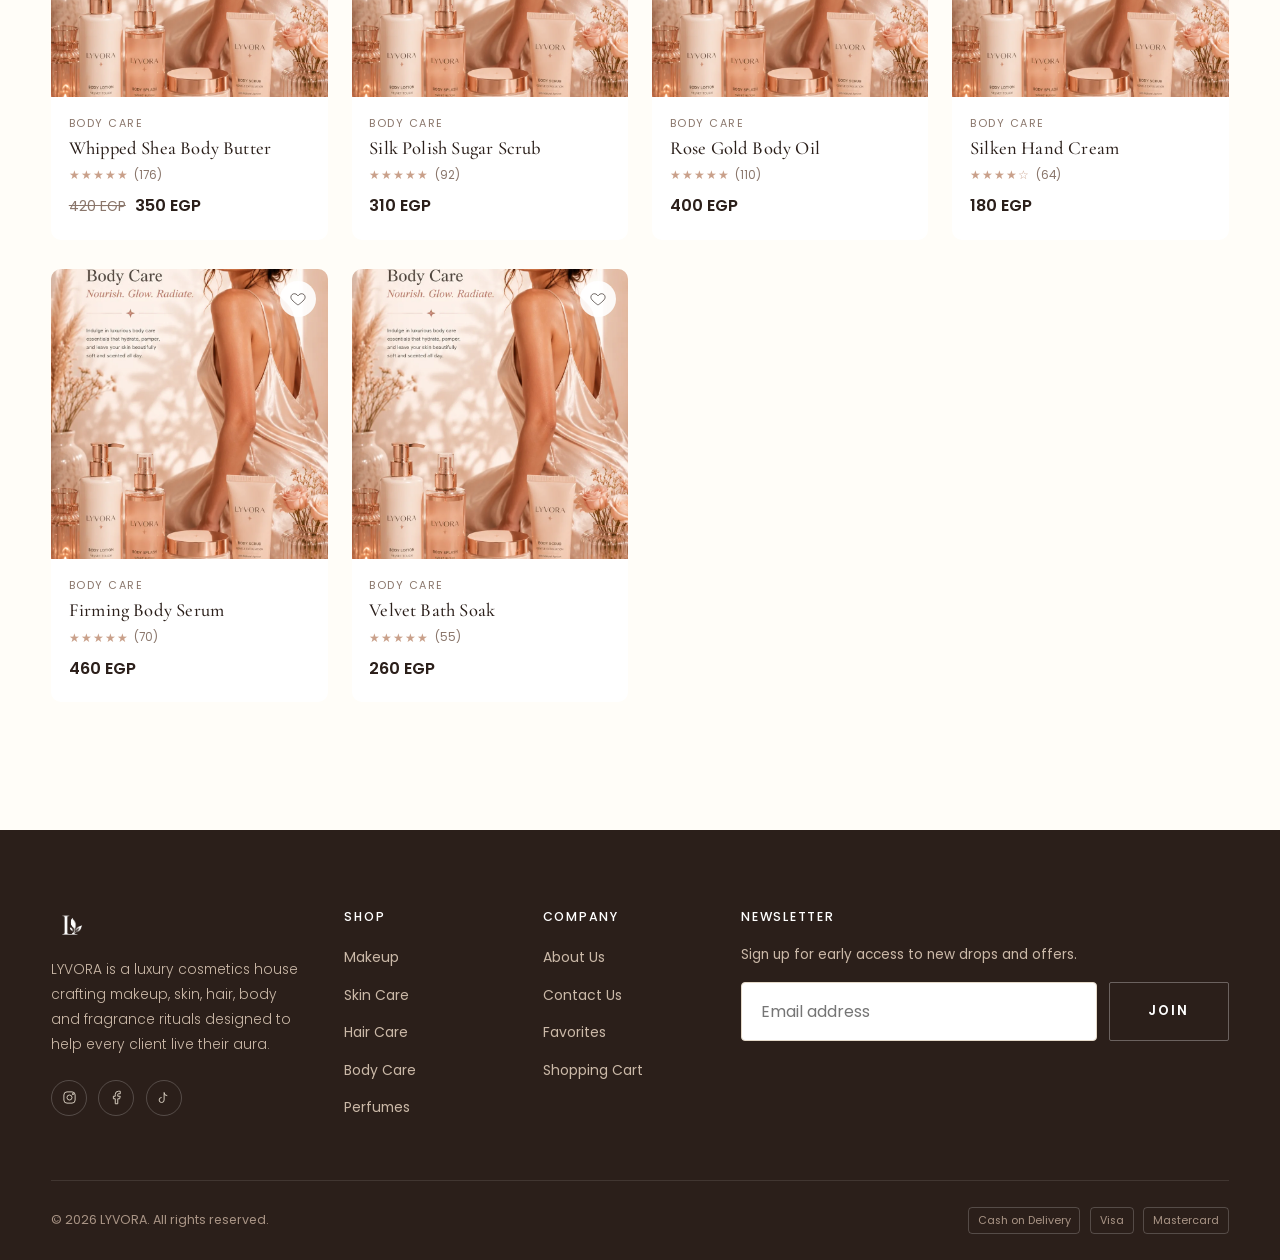
<file: pages/bodycare.html>
<!DOCTYPE html>
<html lang="en" dir="ltr">
<head>
<meta charset="UTF-8">
<meta name="viewport" content="width=device-width, initial-scale=1.0, viewport-fit=cover">
<title>Body Care | LYVORA</title>
<meta name="description" content="Shop LYVORA Body Care — softness from head to toe.">
<link rel="icon" href="../assets/images/logo.webp">
<style>.mobile-nav{position:fixed;top:0;right:0;transform:translateX(100%);}@media(max-width:980px){.nav-links{display:none!important;}.hamburger{display:flex!important;}}</style>
<link rel="stylesheet" href="../css/style.css">
</head>
<body data-page="category" data-category="bodycare">
<div id="loading-screen"><div class="loader-mark"></div></div>

<header class="navbar scrolled">
  <div class="container">
    <a href="../index.html" class="nav-logo">
      <img src="../assets/images/logo.webp" alt="LYVORA logo">
      <span>LYVORA</span>
    </a>
    <nav class="nav-links">
      <a href="../index.html">Home</a>
      <a href="makeup.html" class="">Makeup</a>
      <a href="skincare.html" class="">Skin Care</a>
      <a href="haircare.html" class="">Hair Care</a>
      <a href="bodycare.html" class="active">Body Care</a>
      <a href="perfumes.html" class="">Perfumes</a>
      <a href="about.html">About</a>
    </nav>
    <div class="nav-actions">
      <button class="lang-switch" aria-label="Switch language"><span class="lang-text">AR</span></button>
      <a href="favorites.html" class="nav-icon-btn" aria-label="Favorites">
        <svg viewBox="0 0 24 24" fill="none" stroke="currentColor" stroke-width="1.4"><path d="M12 21s-7.5-4.9-10.1-9.3C.4 8.7 1.8 5 5.4 4.2 8 3.6 10.3 5 12 7.3 13.7 5 16 3.6 18.6 4.2 22.2 5 23.6 8.7 22.1 11.7 19.5 16.1 12 21 12 21Z"/></svg>
        <span class="nav-badge fav-badge">0</span>
      </a>
      <a href="login.html" class="nav-icon-btn" aria-label="Account">
        <svg viewBox="0 0 24 24" fill="none" stroke="currentColor" stroke-width="1.4"><path d="M20 21a8 8 0 1 0-16 0"/><circle cx="12" cy="7" r="4"/></svg>
      </a>
      <button class="nav-icon-btn" aria-label="Cart" data-open-cart>
        <svg viewBox="0 0 24 24" fill="none" stroke="currentColor" stroke-width="1.4"><path d="M3 3h2l2.4 12.4a2 2 0 0 0 2 1.6h8.6a2 2 0 0 0 2-1.6L22 8H6"/><circle cx="9" cy="21" r="1"/><circle cx="18" cy="21" r="1"/></svg>
        <span class="nav-badge cart-badge">0</span>
      </button>
      <button class="hamburger" aria-label="Menu"><span></span><span></span><span></span></button>
    </div>
  </div>
</header>
<div id="nav-overlay" class="overlay"></div>
<nav class="mobile-nav">
  <a href="../index.html">Home</a>
  <a href="makeup.html">Makeup</a>
  <a href="skincare.html">Skin Care</a>
  <a href="haircare.html">Hair Care</a>
  <a href="bodycare.html">Body Care</a>
  <a href="perfumes.html">Perfumes</a>
  <a href="about.html">About</a>
  <a href="contact.html">Contact</a>
</nav>

<main id="main" class="page-wrap" style="padding-top:0">
  <section class="page-hero">
    <img class="hero-bg" src="../assets/images/background_bodycare.webp" alt="Body Care" fetchpriority="high">
    <div class="hero-overlay"></div>
    <div class="container page-hero-content">
      <div class="breadcrumb"><a href="../index.html">Home</a> / Body Care</div>
      <h1>Body Care</h1>
      <p>Butters, scrubs, and oils that turn everyday care into a small luxury.</p>
    </div>
  </section>

  <section class="section">
    <div class="container">
      <div class="filter-bar" id="filter-bar">
        <button class="filter-chip active" data-filter="all">All</button>
        <button class="filter-chip" data-filter="bestseller">Best Sellers</button>
        <button class="filter-chip" data-filter="new">New</button>
        <button class="filter-chip" data-filter="sale">On Sale</button>
      </div>
      <div class="product-toolbar">
        <span class="result-count" id="result-count"></span>
        <div class="toolbar-controls">
          <input type="search" class="input-field" id="search-input" placeholder="Search Body Care...">
          <select class="select-field" id="sort-select">
            <option value="featured">Featured</option>
            <option value="price-asc">Price: Low to High</option>
            <option value="price-desc">Price: High to Low</option>
            <option value="rating">Top Rated</option>
          </select>
        </div>
      </div>
      <div class="product-grid" id="product-grid"></div>
    </div>
  </section>
</main>

<footer>
  <div class="container">
    <div class="footer-grid">
      <div class="footer-brand">
        <img src="../assets/images/logo.webp" alt="LYVORA">
        <p>LYVORA is a luxury cosmetics house crafting makeup, skin, hair, body and fragrance rituals designed to help every client live their aura.</p>
        <div class="footer-social">
          <a href="#" aria-label="Instagram"><svg viewBox="0 0 24 24" fill="none" stroke="currentColor" stroke-width="1.4"><rect x="3" y="3" width="18" height="18" rx="5"/><circle cx="12" cy="12" r="4"/><circle cx="17.5" cy="6.5" r="1"/></svg></a>
          <a href="#" aria-label="Facebook"><svg viewBox="0 0 24 24" fill="none" stroke="currentColor" stroke-width="1.4"><path d="M18 2h-3a5 5 0 0 0-5 5v3H7v4h3v8h4v-8h3l1-4h-4V7a1 1 0 0 1 1-1h3Z"/></svg></a>
          <a href="#" aria-label="TikTok"><svg viewBox="0 0 24 24" fill="none" stroke="currentColor" stroke-width="1.4"><path d="M9 12a4 4 0 1 0 4 4V4a5 5 0 0 0 5 5"/></svg></a>
        </div>
      </div>
      <div class="footer-col">
        <h4>Shop</h4>
        <ul>
          <li><a href="makeup.html">Makeup</a></li>
          <li><a href="skincare.html">Skin Care</a></li>
          <li><a href="haircare.html">Hair Care</a></li>
          <li><a href="bodycare.html">Body Care</a></li>
          <li><a href="perfumes.html">Perfumes</a></li>
        </ul>
      </div>
      <div class="footer-col">
        <h4>Company</h4>
        <ul>
          <li><a href="about.html">About Us</a></li>
          <li><a href="contact.html">Contact Us</a></li>
          <li><a href="favorites.html">Favorites</a></li>
          <li><a href="cart.html">Shopping Cart</a></li>
        </ul>
      </div>
      <div class="footer-col">
        <h4>Newsletter</h4>
        <p style="font-size:.85rem;color:#cbb9a8;margin-bottom:1rem;">Sign up for early access to new drops and offers.</p>
        <form class="newsletter-form" style="max-width:100%;">
          <input type="email" placeholder="Email address" required>
          <button type="submit" class="btn btn-outline" style="border-color:rgba(255,255,255,.3);color:#fff;">Join</button>
        </form>
      </div>
    </div>
    <div class="footer-bottom">
      <span>&copy; 2026 LYVORA. All rights reserved.</span>
      <div class="footer-payments"><span>Cash on Delivery</span><span>Visa</span><span>Mastercard</span></div>
    </div>
  </div>
</footer>

<div id="drawer-overlay" class="overlay"></div>
<aside id="cart-drawer" class="drawer">
  <div class="drawer-head"><h3>Your Bag</h3><button id="drawer-close" class="drawer-close" aria-label="Close cart"><svg viewBox="0 0 24 24" fill="none" stroke="currentColor" stroke-width="1.6"><path d="M18 6 6 18M6 6l12 12"/></svg></button></div>
  <div class="drawer-body" id="drawer-body"></div>
  <div class="drawer-foot" id="drawer-foot">
    <div class="subtotal"><span>Subtotal</span><strong id="drawer-subtotal">0 EGP</strong></div>
    <a href="checkout.html" class="btn btn-primary btn-block">Checkout</a>
    <a href="cart.html" class="btn btn-outline btn-block" style="margin-top:.7rem;">View Cart</a>
  </div>
</aside>

<button id="back-to-top" aria-label="Back to top"><svg viewBox="0 0 24 24" fill="none" stroke="currentColor" stroke-width="1.6"><path d="M12 19V5M5 12l7-7 7 7"/></svg></button>

<script>window.LYVORA_ROOT='../';</script>
<script src="../js/products.js"></script>
<script src="../js/store.js"></script>
<script src="../js/render.js"></script>
<script src="../js/main.js"></script>
<script>
document.addEventListener('DOMContentLoaded', ()=>{
  const CAT = 'bodycare';
  let items = lyByCategory(CAT);
  let activeFilter = 'all';
  let searchTerm = '';
  let sortMode = 'featured';

  function apply(){
    let list = lyByCategory(CAT);
    if(activeFilter==='bestseller') list = list.filter(p=>p.badge==='Best Seller');
    if(activeFilter==='new') list = list.filter(p=>p.badge==='New');
    if(activeFilter==='sale') list = list.filter(p=>p.oldPrice);
    if(searchTerm) list = list.filter(p=>p.name.toLowerCase().includes(searchTerm));
    if(sortMode==='price-asc') list = [...list].sort((a,b)=>a.price-b.price);
    if(sortMode==='price-desc') list = [...list].sort((a,b)=>b.price-a.price);
    if(sortMode==='rating') list = [...list].sort((a,b)=>b.rating-a.rating);
    document.getElementById('result-count').textContent = list.length + ' products';
    lyRenderGrid('#product-grid', list, {reveal:true});
  }

  document.querySelectorAll('.filter-chip').forEach(chip=>{
    chip.addEventListener('click', ()=>{
      document.querySelectorAll('.filter-chip').forEach(c=>c.classList.remove('active'));
      chip.classList.add('active');
      activeFilter = chip.dataset.filter;
      apply();
    });
  });
  document.getElementById('search-input').addEventListener('input', (e)=>{
    searchTerm = e.target.value.trim().toLowerCase();
    apply();
  });
  document.getElementById('sort-select').addEventListener('change', (e)=>{
    sortMode = e.target.value;
    apply();
  });

  apply();
});
</script>
</body>
</html>
</file>
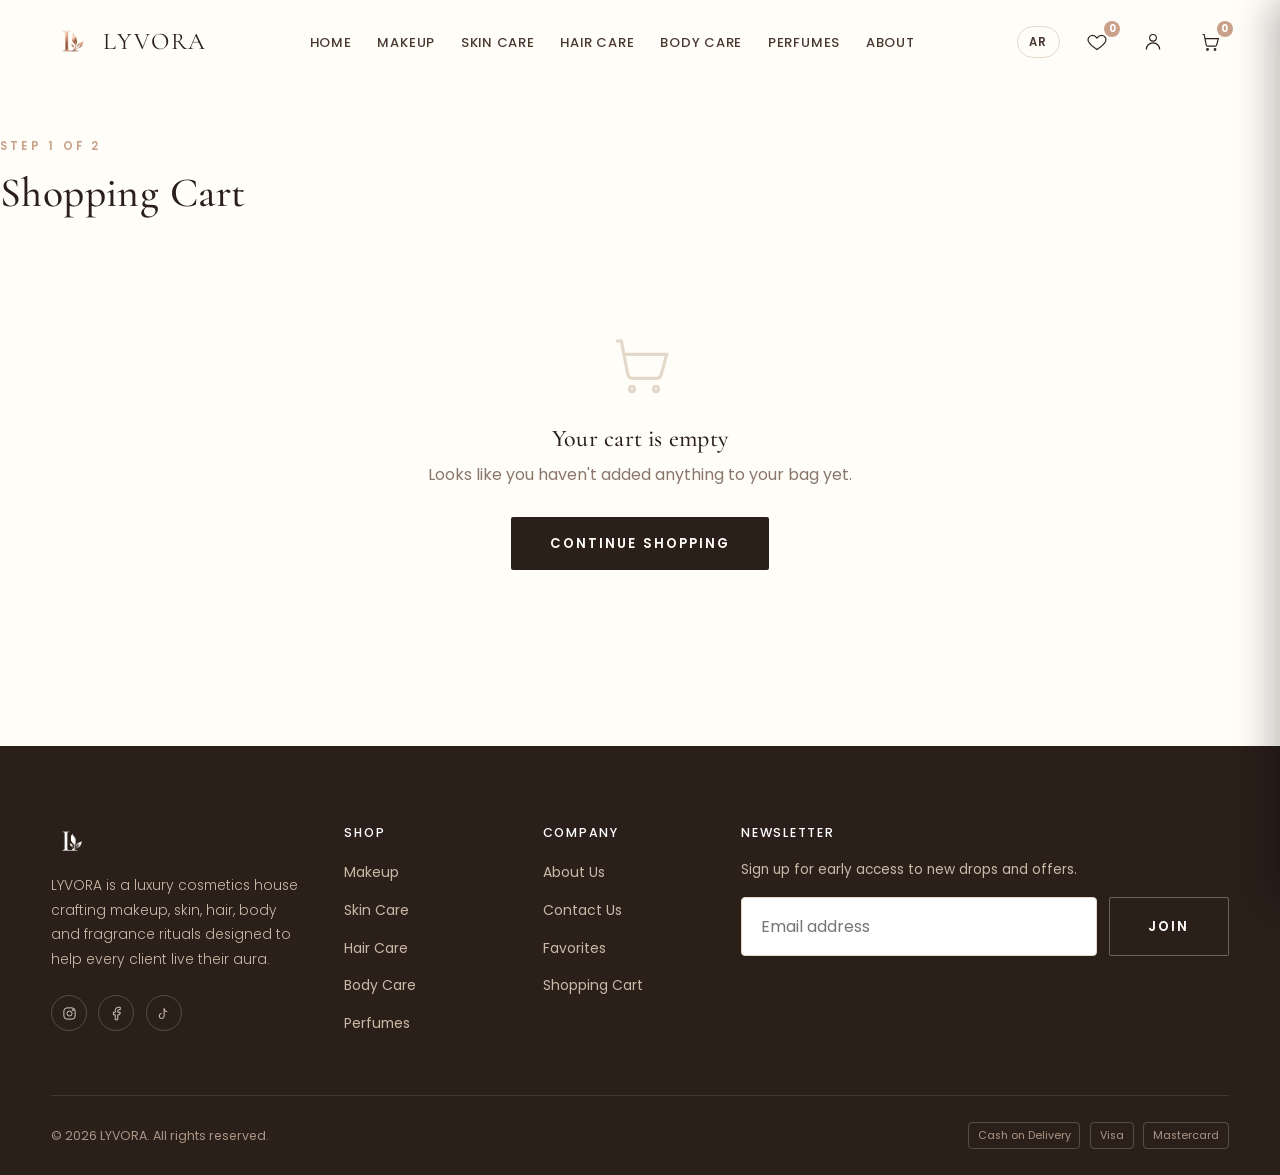
<file: pages/cart.html>
<!DOCTYPE html>
<html lang="en" dir="ltr">
<head>
<meta charset="UTF-8">
<meta name="viewport" content="width=device-width, initial-scale=1.0, viewport-fit=cover">
<title>Shopping Cart | LYVORA</title>
<link rel="icon" href="../assets/images/logo.webp">
<style>.mobile-nav{position:fixed;top:0;right:0;transform:translateX(100%);}@media(max-width:980px){.nav-links{display:none!important;}.hamburger{display:flex!important;}}</style>
<link rel="stylesheet" href="../css/style.css">
</head>
<body data-page="cart">
<div id="loading-screen"><div class="loader-mark"></div></div>

<header class="navbar scrolled">
  <div class="container">
    <a href="../index.html" class="nav-logo"><img src="../assets/images/logo.webp" alt="LYVORA logo"><span>LYVORA</span></a>
    <nav class="nav-links">
      <a href="../index.html">Home</a><a href="makeup.html">Makeup</a><a href="skincare.html">Skin Care</a>
      <a href="haircare.html">Hair Care</a><a href="bodycare.html">Body Care</a><a href="perfumes.html">Perfumes</a>
      <a href="about.html">About</a>
    </nav>
    <div class="nav-actions">
      <button class="lang-switch" aria-label="Switch language"><span class="lang-text">AR</span></button>
      <a href="favorites.html" class="nav-icon-btn" aria-label="Favorites">
        <svg viewBox="0 0 24 24" fill="none" stroke="currentColor" stroke-width="1.4"><path d="M12 21s-7.5-4.9-10.1-9.3C.4 8.7 1.8 5 5.4 4.2 8 3.6 10.3 5 12 7.3 13.7 5 16 3.6 18.6 4.2 22.2 5 23.6 8.7 22.1 11.7 19.5 16.1 12 21 12 21Z"/></svg>
        <span class="nav-badge fav-badge">0</span>
      </a>
      <a href="login.html" class="nav-icon-btn" aria-label="Account"><svg viewBox="0 0 24 24" fill="none" stroke="currentColor" stroke-width="1.4"><path d="M20 21a8 8 0 1 0-16 0"/><circle cx="12" cy="7" r="4"/></svg></a>
      <button class="nav-icon-btn" aria-label="Cart" data-open-cart>
        <svg viewBox="0 0 24 24" fill="none" stroke="currentColor" stroke-width="1.4"><path d="M3 3h2l2.4 12.4a2 2 0 0 0 2 1.6h8.6a2 2 0 0 0 2-1.6L22 8H6"/><circle cx="9" cy="21" r="1"/><circle cx="18" cy="21" r="1"/></svg>
        <span class="nav-badge cart-badge">0</span>
      </button>
      <button class="hamburger" aria-label="Menu"><span></span><span></span><span></span></button>
    </div>
  </div>
</header>
<div id="nav-overlay" class="overlay"></div>
<nav class="mobile-nav">
  <a href="../index.html">Home</a><a href="makeup.html">Makeup</a><a href="skincare.html">Skin Care</a>
  <a href="haircare.html">Hair Care</a><a href="bodycare.html">Body Care</a><a href="perfumes.html">Perfumes</a>
  <a href="about.html">About</a><a href="contact.html">Contact</a>
</nav>

<main id="main" class="page-wrap">
  <div class="container" style="padding:3rem 0 6rem;">
    <div class="section-head" style="text-align:left;margin:0 0 2.2rem;max-width:none;">
      <span class="eyebrow">Step 1 of 2</span>
      <h1 style="font-size:clamp(1.8rem,3.4vw,2.6rem)">Shopping Cart</h1>
    </div>

    <div id="cart-page-body"></div>
  </div>
</main>

<footer>
  <div class="container">
    <div class="footer-grid">
      <div class="footer-brand">
        <img src="../assets/images/logo.webp" alt="LYVORA">
        <p>LYVORA is a luxury cosmetics house crafting makeup, skin, hair, body and fragrance rituals designed to help every client live their aura.</p>
        <div class="footer-social">
          <a href="#" aria-label="Instagram"><svg viewBox="0 0 24 24" fill="none" stroke="currentColor" stroke-width="1.4"><rect x="3" y="3" width="18" height="18" rx="5"/><circle cx="12" cy="12" r="4"/><circle cx="17.5" cy="6.5" r="1"/></svg></a>
          <a href="#" aria-label="Facebook"><svg viewBox="0 0 24 24" fill="none" stroke="currentColor" stroke-width="1.4"><path d="M18 2h-3a5 5 0 0 0-5 5v3H7v4h3v8h4v-8h3l1-4h-4V7a1 1 0 0 1 1-1h3Z"/></svg></a>
          <a href="#" aria-label="TikTok"><svg viewBox="0 0 24 24" fill="none" stroke="currentColor" stroke-width="1.4"><path d="M9 12a4 4 0 1 0 4 4V4a5 5 0 0 0 5 5"/></svg></a>
        </div>
      </div>
      <div class="footer-col"><h4>Shop</h4><ul>
        <li><a href="makeup.html">Makeup</a></li><li><a href="skincare.html">Skin Care</a></li>
        <li><a href="haircare.html">Hair Care</a></li><li><a href="bodycare.html">Body Care</a></li>
        <li><a href="perfumes.html">Perfumes</a></li></ul></div>
      <div class="footer-col"><h4>Company</h4><ul>
        <li><a href="about.html">About Us</a></li><li><a href="contact.html">Contact Us</a></li>
        <li><a href="favorites.html">Favorites</a></li><li><a href="cart.html">Shopping Cart</a></li></ul></div>
      <div class="footer-col"><h4>Newsletter</h4>
        <p style="font-size:.85rem;color:#cbb9a8;margin-bottom:1rem;">Sign up for early access to new drops and offers.</p>
        <form class="newsletter-form" style="max-width:100%;"><input type="email" placeholder="Email address" required>
          <button type="submit" class="btn btn-outline" style="border-color:rgba(255,255,255,.3);color:#fff;">Join</button></form>
      </div>
    </div>
    <div class="footer-bottom"><span>&copy; 2026 LYVORA. All rights reserved.</span>
      <div class="footer-payments"><span>Cash on Delivery</span><span>Visa</span><span>Mastercard</span></div></div>
  </div>
</footer>

<div id="drawer-overlay" class="overlay"></div>
<aside id="cart-drawer" class="drawer">
  <div class="drawer-head"><h3>Your Bag</h3><button id="drawer-close" class="drawer-close" aria-label="Close cart"><svg viewBox="0 0 24 24" fill="none" stroke="currentColor" stroke-width="1.6"><path d="M18 6 6 18M6 6l12 12"/></svg></button></div>
  <div class="drawer-body" id="drawer-body"></div>
  <div class="drawer-foot" id="drawer-foot">
    <div class="subtotal"><span>Subtotal</span><strong id="drawer-subtotal">0 EGP</strong></div>
    <a href="checkout.html" class="btn btn-primary btn-block">Checkout</a>
    <a href="cart.html" class="btn btn-outline btn-block" style="margin-top:.7rem;">View Cart</a>
  </div>
</aside>

<button id="back-to-top" aria-label="Back to top"><svg viewBox="0 0 24 24" fill="none" stroke="currentColor" stroke-width="1.6"><path d="M12 19V5M5 12l7-7 7 7"/></svg></button>

<script>window.LYVORA_ROOT='../';</script>
<script src="../js/products.js"></script>
<script src="../js/store.js"></script>
<script src="../js/render.js"></script>
<script src="../js/main.js"></script>
<script>
function renderCartPage(){
  const cart = LyStore.getCart();
  const root = document.getElementById('cart-page-body');
  if(!cart.length){
    root.innerHTML = `<div class="empty-state">
      <svg viewBox="0 0 24 24" fill="none" stroke="currentColor" stroke-width="1.2"><path d="M3 3h2l2.4 12.4a2 2 0 0 0 2 1.6h8.6a2 2 0 0 0 2-1.6L22 8H6"/><circle cx="9" cy="21" r="1"/><circle cx="18" cy="21" r="1"/></svg>
      <h3>Your cart is empty</h3>
      <p>Looks like you haven't added anything to your bag yet.</p>
      <a href="makeup.html" class="btn btn-primary">Continue Shopping</a>
    </div>`;
    return;
  }
  const rows = cart.map(line=>{
    const p = lyProduct(line.id);
    return `<div class="cart-item" style="align-items:center;">
      <img src="../assets/images/${p.img}" alt="${p.name}" loading="lazy">
      <div class="cart-item-info">
        <div><h5>${p.name}</h5><div class="ci-cat">${CATEGORY_META[p.category].label}</div></div>
        <div class="qty-control">
          <button onclick="LyStore.setQty('${p.id}', ${line.qty-1}); renderCartPage();">&minus;</button>
          <span>${line.qty}</span>
          <button onclick="LyStore.setQty('${p.id}', ${line.qty+1}); renderCartPage();">+</button>
        </div>
        <div class="ci-row">
          <span class="ci-price">${p.price*line.qty} EGP</span>
          <button class="ci-remove" onclick="LyStore.removeFromCart('${p.id}'); renderCartPage();">Remove</button>
        </div>
      </div>
    </div>`;
  }).join('');
  const subtotal = LyStore.cartTotal();
  root.innerHTML = `
    <div class="checkout-grid">
      <div>${rows}</div>
      <div class="checkout-summary">
        <h3 style="margin-bottom:1.2rem;">Order Summary</h3>
        <div class="summary-row"><span>Subtotal</span><span>${subtotal} EGP</span></div>
        <div class="summary-row"><span>Shipping</span><span>${subtotal>1000?'Free':'60 EGP'}</span></div>
        <div class="summary-row total"><span>Total</span><span>${subtotal + (subtotal>1000?0:60)} EGP</span></div>
        <a href="checkout.html" class="btn btn-primary btn-block" style="margin-top:1.2rem;">Proceed to Checkout</a>
        <a href="makeup.html" class="btn btn-outline btn-block" style="margin-top:.8rem;">Continue Shopping</a>
      </div>
    </div>`;
}
document.addEventListener('DOMContentLoaded', renderCartPage);
</script>
</body>
</html>
</file>
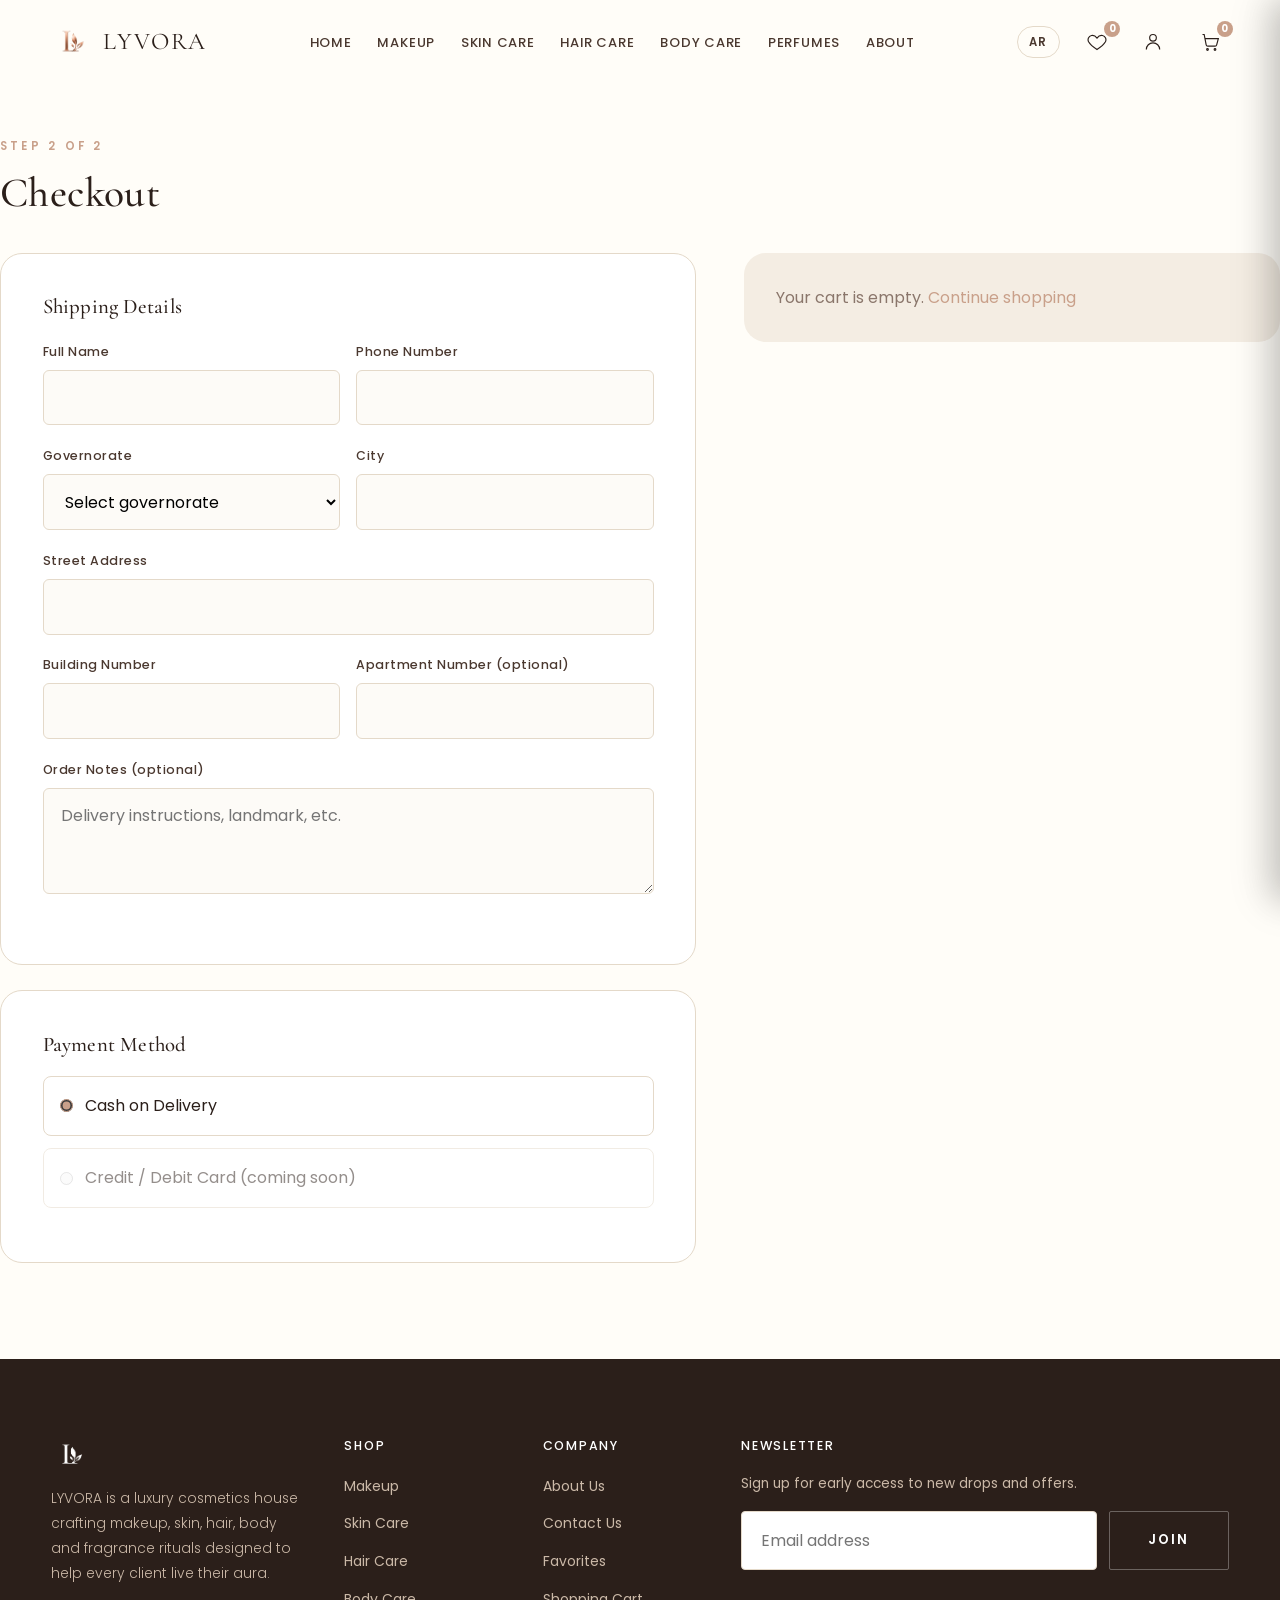
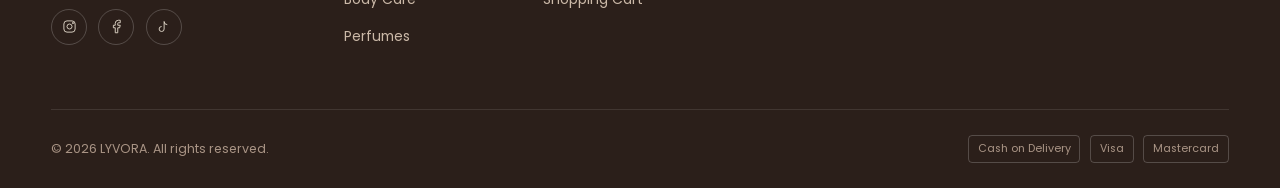
<file: pages/checkout.html>
<!DOCTYPE html>
<html lang="en" dir="ltr">
<head>
<meta charset="UTF-8">
<meta name="viewport" content="width=device-width, initial-scale=1.0, viewport-fit=cover">
<title>Checkout | LYVORA</title>
<link rel="icon" href="../assets/images/logo.webp">
<style>.mobile-nav{position:fixed;top:0;right:0;transform:translateX(100%);}@media(max-width:980px){.nav-links{display:none!important;}.hamburger{display:flex!important;}}</style>
<link rel="stylesheet" href="../css/style.css">
</head>
<body data-page="checkout">
<div id="loading-screen"><div class="loader-mark"></div></div>

<header class="navbar scrolled">
  <div class="container">
    <a href="../index.html" class="nav-logo"><img src="../assets/images/logo.webp" alt="LYVORA logo"><span>LYVORA</span></a>
    <nav class="nav-links">
      <a href="../index.html">Home</a><a href="makeup.html">Makeup</a><a href="skincare.html">Skin Care</a>
      <a href="haircare.html">Hair Care</a><a href="bodycare.html">Body Care</a><a href="perfumes.html">Perfumes</a>
      <a href="about.html">About</a>
    </nav>
    <div class="nav-actions">
      <button class="lang-switch" aria-label="Switch language"><span class="lang-text">AR</span></button>
      <a href="favorites.html" class="nav-icon-btn" aria-label="Favorites">
        <svg viewBox="0 0 24 24" fill="none" stroke="currentColor" stroke-width="1.4"><path d="M12 21s-7.5-4.9-10.1-9.3C.4 8.7 1.8 5 5.4 4.2 8 3.6 10.3 5 12 7.3 13.7 5 16 3.6 18.6 4.2 22.2 5 23.6 8.7 22.1 11.7 19.5 16.1 12 21 12 21Z"/></svg>
        <span class="nav-badge fav-badge">0</span>
      </a>
      <a href="login.html" class="nav-icon-btn" aria-label="Account"><svg viewBox="0 0 24 24" fill="none" stroke="currentColor" stroke-width="1.4"><path d="M20 21a8 8 0 1 0-16 0"/><circle cx="12" cy="7" r="4"/></svg></a>
      <button class="nav-icon-btn" aria-label="Cart" data-open-cart>
        <svg viewBox="0 0 24 24" fill="none" stroke="currentColor" stroke-width="1.4"><path d="M3 3h2l2.4 12.4a2 2 0 0 0 2 1.6h8.6a2 2 0 0 0 2-1.6L22 8H6"/><circle cx="9" cy="21" r="1"/><circle cx="18" cy="21" r="1"/></svg>
        <span class="nav-badge cart-badge">0</span>
      </button>
      <button class="hamburger" aria-label="Menu"><span></span><span></span><span></span></button>
    </div>
  </div>
</header>
<div id="nav-overlay" class="overlay"></div>
<nav class="mobile-nav">
  <a href="../index.html">Home</a><a href="makeup.html">Makeup</a><a href="skincare.html">Skin Care</a>
  <a href="haircare.html">Hair Care</a><a href="bodycare.html">Body Care</a><a href="perfumes.html">Perfumes</a>
  <a href="about.html">About</a><a href="contact.html">Contact</a>
</nav>

<main id="main" class="page-wrap">
  <div class="container" style="padding:3rem 0 6rem;">
    <div class="section-head" style="text-align:left;margin:0 0 2.2rem;max-width:none;">
      <span class="eyebrow">Step 2 of 2</span>
      <h1 style="font-size:clamp(1.8rem,3.4vw,2.6rem)">Checkout</h1>
    </div>
    <div class="checkout-grid">
      <form id="checkout-form" novalidate>
        <div class="form-card" style="margin-bottom:1.6rem;">
          <h3 style="margin-bottom:1.4rem;font-size:1.3rem;">Shipping Details</h3>
          <div class="field-row">
            <div class="field"><label>Full Name</label><input type="text" name="name" required><span class="field-error">Please enter your full name.</span></div>
            <div class="field"><label>Phone Number</label><input type="tel" name="phone" required pattern="^[0-9+ ]{8,15}$"><span class="field-error">Enter a valid phone number.</span></div>
          </div>
          <div class="field-row">
            <div class="field"><label>Governorate</label>
              <select name="governorate" required>
                <option value="">Select governorate</option>
                <option>Cairo</option><option>Giza</option><option>Alexandria</option>
                <option>Qalyubia</option><option>Sharqia</option><option>Dakahlia</option><option>Other</option>
              </select>
              <span class="field-error">Please select your governorate.</span>
            </div>
            <div class="field"><label>City</label><input type="text" name="city" required><span class="field-error">Please enter your city.</span></div>
          </div>
          <div class="field"><label>Street Address</label><input type="text" name="address" required><span class="field-error">Please enter your address.</span></div>
          <div class="field-row">
            <div class="field"><label>Building Number</label><input type="text" name="building" required><span class="field-error">Required.</span></div>
            <div class="field"><label>Apartment Number (optional)</label><input type="text" name="apartment"></div>
          </div>
          <div class="field"><label>Order Notes (optional)</label><textarea name="notes" rows="3" placeholder="Delivery instructions, landmark, etc."></textarea></div>
        </div>

        <div class="form-card">
          <h3 style="margin-bottom:1.2rem;font-size:1.3rem;">Payment Method</h3>
          <label class="payment-option"><input type="radio" name="payment" checked><span>Cash on Delivery</span></label>
          <label class="payment-option" style="opacity:.5;"><input type="radio" name="payment" disabled><span>Credit / Debit Card (coming soon)</span></label>
        </div>
      </form>

      <div class="checkout-summary" id="checkout-summary"></div>
    </div>
  </div>
</main>

<footer>
  <div class="container">
    <div class="footer-grid">
      <div class="footer-brand">
        <img src="../assets/images/logo.webp" alt="LYVORA">
        <p>LYVORA is a luxury cosmetics house crafting makeup, skin, hair, body and fragrance rituals designed to help every client live their aura.</p>
        <div class="footer-social">
          <a href="#" aria-label="Instagram"><svg viewBox="0 0 24 24" fill="none" stroke="currentColor" stroke-width="1.4"><rect x="3" y="3" width="18" height="18" rx="5"/><circle cx="12" cy="12" r="4"/><circle cx="17.5" cy="6.5" r="1"/></svg></a>
          <a href="#" aria-label="Facebook"><svg viewBox="0 0 24 24" fill="none" stroke="currentColor" stroke-width="1.4"><path d="M18 2h-3a5 5 0 0 0-5 5v3H7v4h3v8h4v-8h3l1-4h-4V7a1 1 0 0 1 1-1h3Z"/></svg></a>
          <a href="#" aria-label="TikTok"><svg viewBox="0 0 24 24" fill="none" stroke="currentColor" stroke-width="1.4"><path d="M9 12a4 4 0 1 0 4 4V4a5 5 0 0 0 5 5"/></svg></a>
        </div>
      </div>
      <div class="footer-col"><h4>Shop</h4><ul>
        <li><a href="makeup.html">Makeup</a></li><li><a href="skincare.html">Skin Care</a></li>
        <li><a href="haircare.html">Hair Care</a></li><li><a href="bodycare.html">Body Care</a></li>
        <li><a href="perfumes.html">Perfumes</a></li></ul></div>
      <div class="footer-col"><h4>Company</h4><ul>
        <li><a href="about.html">About Us</a></li><li><a href="contact.html">Contact Us</a></li>
        <li><a href="favorites.html">Favorites</a></li><li><a href="cart.html">Shopping Cart</a></li></ul></div>
      <div class="footer-col"><h4>Newsletter</h4>
        <p style="font-size:.85rem;color:#cbb9a8;margin-bottom:1rem;">Sign up for early access to new drops and offers.</p>
        <form class="newsletter-form" style="max-width:100%;"><input type="email" placeholder="Email address" required>
          <button type="submit" class="btn btn-outline" style="border-color:rgba(255,255,255,.3);color:#fff;">Join</button></form>
      </div>
    </div>
    <div class="footer-bottom"><span>&copy; 2026 LYVORA. All rights reserved.</span>
      <div class="footer-payments"><span>Cash on Delivery</span><span>Visa</span><span>Mastercard</span></div></div>
  </div>
</footer>

<div id="drawer-overlay" class="overlay"></div>
<aside id="cart-drawer" class="drawer">
  <div class="drawer-head"><h3>Your Bag</h3><button id="drawer-close" class="drawer-close" aria-label="Close cart"><svg viewBox="0 0 24 24" fill="none" stroke="currentColor" stroke-width="1.6"><path d="M18 6 6 18M6 6l12 12"/></svg></button></div>
  <div class="drawer-body" id="drawer-body"></div>
  <div class="drawer-foot" id="drawer-foot">
    <div class="subtotal"><span>Subtotal</span><strong id="drawer-subtotal">0 EGP</strong></div>
    <a href="checkout.html" class="btn btn-primary btn-block">Checkout</a>
    <a href="cart.html" class="btn btn-outline btn-block" style="margin-top:.7rem;">View Cart</a>
  </div>
</aside>

<button id="back-to-top" aria-label="Back to top"><svg viewBox="0 0 24 24" fill="none" stroke="currentColor" stroke-width="1.6"><path d="M12 19V5M5 12l7-7 7 7"/></svg></button>

<script>window.LYVORA_ROOT='../';</script>
<script src="../js/products.js"></script>
<script src="../js/store.js"></script>
<script src="../js/render.js"></script>
<script src="../js/main.js"></script>

<script>
function renderCheckoutSummary(){
  const cart = LyStore.getCart();
  const box = document.getElementById('checkout-summary');
  if(!cart.length){
    box.innerHTML = '<p style="color:var(--c-brown-40)">Your cart is empty. <a href="makeup.html" style="color:var(--c-rose-gold)">Continue shopping</a></p>';
    document.getElementById('checkout-form').querySelector('button[type=submit]')?.setAttribute('disabled','true');
    return;
  }
  const items = cart.map(line=>{
    const p = lyProduct(line.id);
    return `<div class="summary-item"><img src="../assets/images/${p.img}" alt="${p.name}" loading="lazy">
      <div class="si-info"><h6>${p.name}</h6><span>Qty ${line.qty}</span></div>
      <strong>${p.price*line.qty} EGP</strong></div>`;
  }).join('');
  const subtotal = LyStore.cartTotal();
  const shipping = subtotal>1000?0:60;
  box.innerHTML = `<h3 style="margin-bottom:1rem;">Order Summary</h3>${items}
    <div class="summary-row"><span>Subtotal</span><span>${subtotal} EGP</span></div>
    <div class="summary-row"><span>Shipping</span><span>${shipping? shipping+' EGP':'Free'}</span></div>
    <div class="summary-row total"><span>Total</span><span>${subtotal+shipping} EGP</span></div>
    <button class="btn btn-primary btn-block" id="place-order" style="margin-top:1.3rem;">Confirm Order</button>`;
  document.getElementById('place-order').addEventListener('click', placeOrder);
}

function placeOrder(){
  const form = document.getElementById('checkout-form');
  let valid = true;
  form.querySelectorAll('[required]').forEach(input=>{
    const field = input.closest('.field');
    if(!input.checkValidity()){ valid = false; field?.classList.add('invalid'); }
    else field?.classList.remove('invalid');
  });
  if(!valid){ lyToast('Please complete all required fields.', 'error'); return; }
  LyStore.clearCart();
  lyToast('Order placed — thank you for shopping with LYVORA!', 'success');
  setTimeout(()=>{ window.location.href = 'profile.html'; }, 1400);
}

document.addEventListener('DOMContentLoaded', renderCheckoutSummary);
</script>

</body>
</html>
</file>
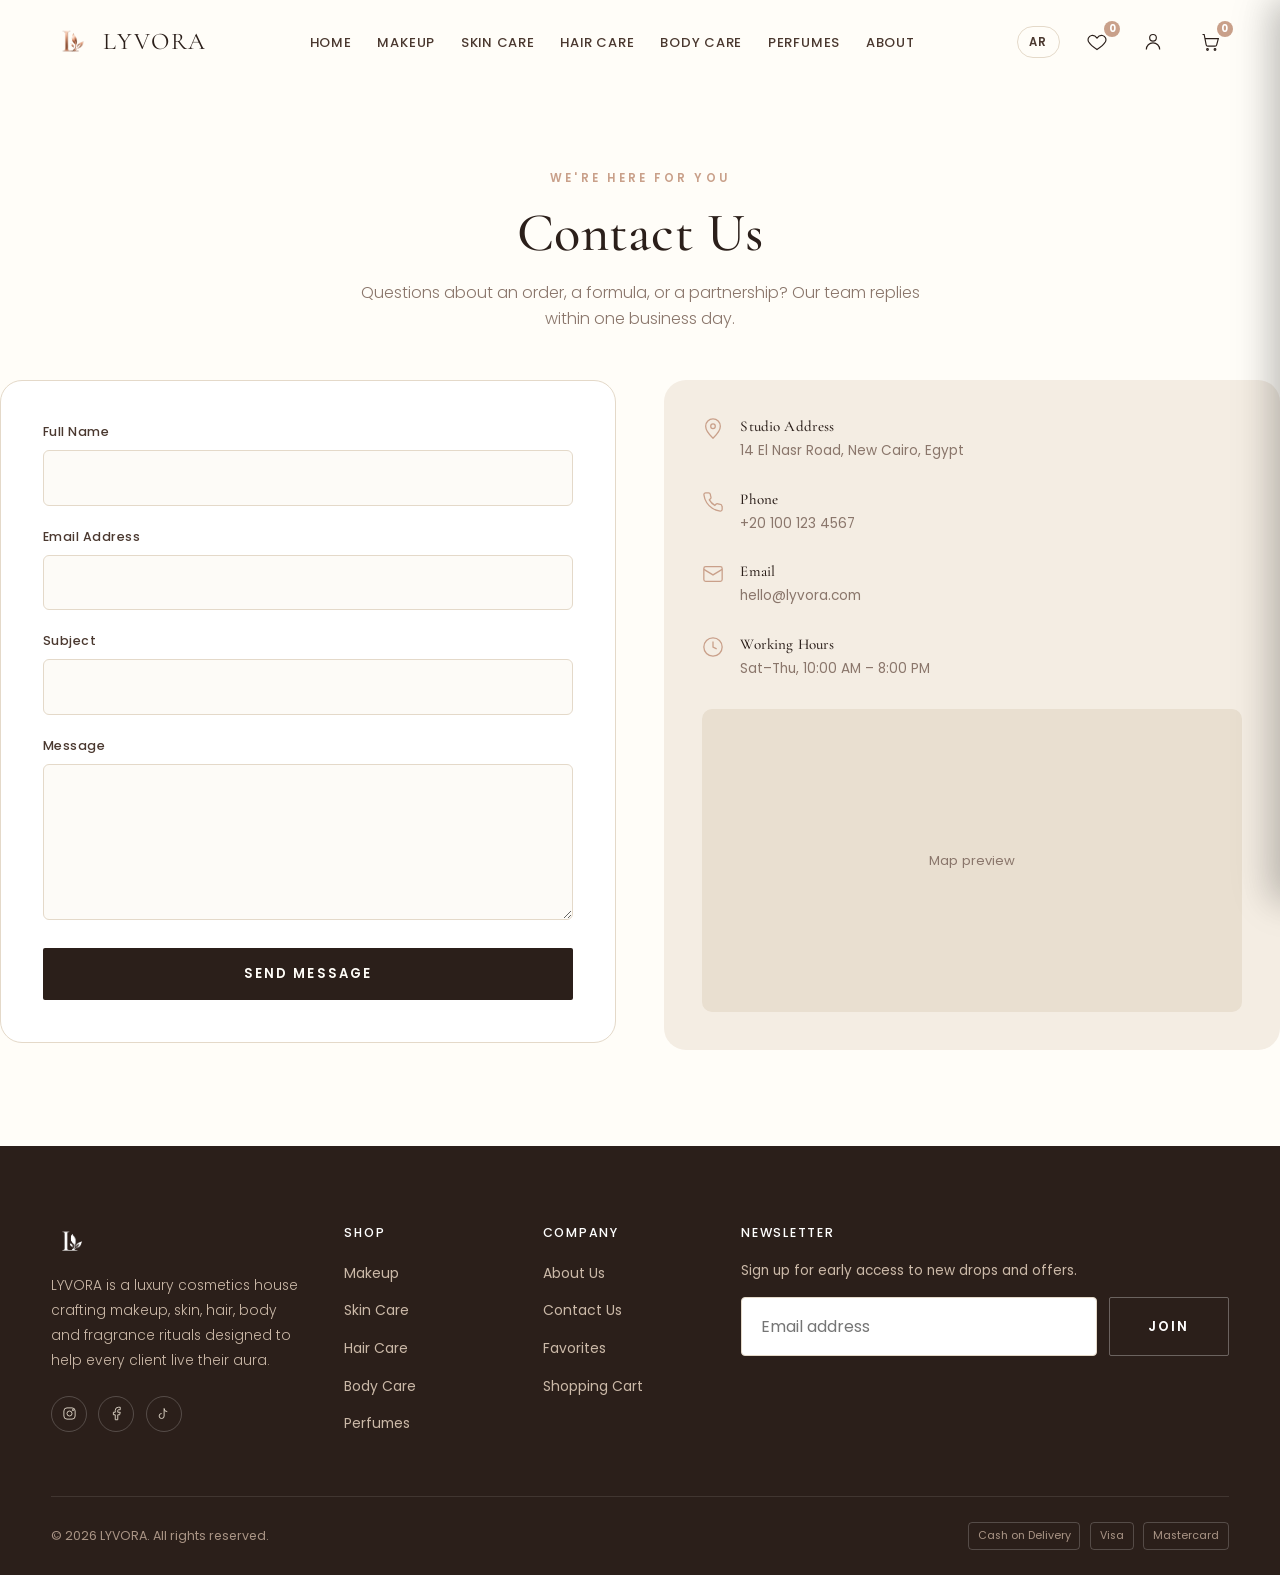
<file: pages/contact.html>
<!DOCTYPE html>
<html lang="en" dir="ltr">
<head>
<meta charset="UTF-8">
<meta name="viewport" content="width=device-width, initial-scale=1.0, viewport-fit=cover">
<title>Contact Us | LYVORA</title>
<link rel="icon" href="../assets/images/logo.webp">
<style>.mobile-nav{position:fixed;top:0;right:0;transform:translateX(100%);}@media(max-width:980px){.nav-links{display:none!important;}.hamburger{display:flex!important;}}</style>
<link rel="stylesheet" href="../css/style.css">
</head>
<body data-page="contact">
<div id="loading-screen"><div class="loader-mark"></div></div>

<header class="navbar scrolled">
  <div class="container">
    <a href="../index.html" class="nav-logo"><img src="../assets/images/logo.webp" alt="LYVORA logo"><span>LYVORA</span></a>
    <nav class="nav-links">
      <a href="../index.html">Home</a><a href="makeup.html">Makeup</a><a href="skincare.html">Skin Care</a>
      <a href="haircare.html">Hair Care</a><a href="bodycare.html">Body Care</a><a href="perfumes.html">Perfumes</a>
      <a href="about.html">About</a>
    </nav>
    <div class="nav-actions">
      <button class="lang-switch" aria-label="Switch language"><span class="lang-text">AR</span></button>
      <a href="favorites.html" class="nav-icon-btn" aria-label="Favorites">
        <svg viewBox="0 0 24 24" fill="none" stroke="currentColor" stroke-width="1.4"><path d="M12 21s-7.5-4.9-10.1-9.3C.4 8.7 1.8 5 5.4 4.2 8 3.6 10.3 5 12 7.3 13.7 5 16 3.6 18.6 4.2 22.2 5 23.6 8.7 22.1 11.7 19.5 16.1 12 21 12 21Z"/></svg>
        <span class="nav-badge fav-badge">0</span>
      </a>
      <a href="login.html" class="nav-icon-btn" aria-label="Account"><svg viewBox="0 0 24 24" fill="none" stroke="currentColor" stroke-width="1.4"><path d="M20 21a8 8 0 1 0-16 0"/><circle cx="12" cy="7" r="4"/></svg></a>
      <button class="nav-icon-btn" aria-label="Cart" data-open-cart>
        <svg viewBox="0 0 24 24" fill="none" stroke="currentColor" stroke-width="1.4"><path d="M3 3h2l2.4 12.4a2 2 0 0 0 2 1.6h8.6a2 2 0 0 0 2-1.6L22 8H6"/><circle cx="9" cy="21" r="1"/><circle cx="18" cy="21" r="1"/></svg>
        <span class="nav-badge cart-badge">0</span>
      </button>
      <button class="hamburger" aria-label="Menu"><span></span><span></span><span></span></button>
    </div>
  </div>
</header>
<div id="nav-overlay" class="overlay"></div>
<nav class="mobile-nav">
  <a href="../index.html">Home</a><a href="makeup.html">Makeup</a><a href="skincare.html">Skin Care</a>
  <a href="haircare.html">Hair Care</a><a href="bodycare.html">Body Care</a><a href="perfumes.html">Perfumes</a>
  <a href="about.html">About</a><a href="contact.html">Contact</a>
</nav>

<main id="main" class="page-wrap">
  <div class="container about-hero" style="padding-bottom:0;">
    <span class="eyebrow">We're Here For You</span>
    <h1>Contact Us</h1>
    <p>Questions about an order, a formula, or a partnership? Our team replies within one business day.</p>
  </div>
  <div class="container contact-grid">
    <form id="contact-form" novalidate>
      <div class="form-card">
        <div class="field"><label>Full Name</label><input type="text" name="name" required><span class="field-error">Please enter your name.</span></div>
        <div class="field"><label>Email Address</label><input type="email" name="email" required><span class="field-error">Enter a valid email address.</span></div>
        <div class="field"><label>Subject</label><input type="text" name="subject" required><span class="field-error">Please enter a subject.</span></div>
        <div class="field"><label>Message</label><textarea name="message" rows="5" required></textarea><span class="field-error">Please enter a message.</span></div>
        <button type="submit" class="btn btn-primary btn-block">Send Message</button>
      </div>
    </form>
    <div>
      <div class="contact-info-card">
        <div class="contact-info-item"><svg viewBox="0 0 24 24" fill="none" stroke="currentColor" stroke-width="1.4"><path d="M12 22s8-7.5 8-13a8 8 0 1 0-16 0c0 5.5 8 13 8 13Z"/><circle cx="12" cy="9" r="2.5"/></svg><div><h5>Studio Address</h5><p>14 El Nasr Road, New Cairo, Egypt</p></div></div>
        <div class="contact-info-item"><svg viewBox="0 0 24 24" fill="none" stroke="currentColor" stroke-width="1.4"><path d="M22 16.9v3a2 2 0 0 1-2.2 2 19.8 19.8 0 0 1-8.6-3.1 19.5 19.5 0 0 1-6-6A19.8 19.8 0 0 1 2.1 4.2 2 2 0 0 1 4.1 2h3a2 2 0 0 1 2 1.7c.1.9.3 1.8.6 2.7a2 2 0 0 1-.5 2.1L8 9.7a16 16 0 0 0 6 6l1.2-1.2a2 2 0 0 1 2.1-.5c.9.3 1.8.5 2.7.6a2 2 0 0 1 1.7 2Z"/></svg><div><h5>Phone</h5><p>+20 100 123 4567</p></div></div>
        <div class="contact-info-item"><svg viewBox="0 0 24 24" fill="none" stroke="currentColor" stroke-width="1.4"><rect x="2" y="4" width="20" height="16" rx="2"/><path d="m2 7 10 6 10-6"/></svg><div><h5>Email</h5><p>hello@lyvora.com</p></div></div>
        <div class="contact-info-item"><svg viewBox="0 0 24 24" fill="none" stroke="currentColor" stroke-width="1.4"><circle cx="12" cy="12" r="10"/><path d="M12 6v6l4 2"/></svg><div><h5>Working Hours</h5><p>Sat–Thu, 10:00 AM – 8:00 PM</p></div></div>
        <div class="contact-map">Map preview</div>
      </div>
    </div>
  </div>
</main>

<footer>
  <div class="container">
    <div class="footer-grid">
      <div class="footer-brand">
        <img src="../assets/images/logo.webp" alt="LYVORA">
        <p>LYVORA is a luxury cosmetics house crafting makeup, skin, hair, body and fragrance rituals designed to help every client live their aura.</p>
        <div class="footer-social">
          <a href="#" aria-label="Instagram"><svg viewBox="0 0 24 24" fill="none" stroke="currentColor" stroke-width="1.4"><rect x="3" y="3" width="18" height="18" rx="5"/><circle cx="12" cy="12" r="4"/><circle cx="17.5" cy="6.5" r="1"/></svg></a>
          <a href="#" aria-label="Facebook"><svg viewBox="0 0 24 24" fill="none" stroke="currentColor" stroke-width="1.4"><path d="M18 2h-3a5 5 0 0 0-5 5v3H7v4h3v8h4v-8h3l1-4h-4V7a1 1 0 0 1 1-1h3Z"/></svg></a>
          <a href="#" aria-label="TikTok"><svg viewBox="0 0 24 24" fill="none" stroke="currentColor" stroke-width="1.4"><path d="M9 12a4 4 0 1 0 4 4V4a5 5 0 0 0 5 5"/></svg></a>
        </div>
      </div>
      <div class="footer-col"><h4>Shop</h4><ul>
        <li><a href="makeup.html">Makeup</a></li><li><a href="skincare.html">Skin Care</a></li>
        <li><a href="haircare.html">Hair Care</a></li><li><a href="bodycare.html">Body Care</a></li>
        <li><a href="perfumes.html">Perfumes</a></li></ul></div>
      <div class="footer-col"><h4>Company</h4><ul>
        <li><a href="about.html">About Us</a></li><li><a href="contact.html">Contact Us</a></li>
        <li><a href="favorites.html">Favorites</a></li><li><a href="cart.html">Shopping Cart</a></li></ul></div>
      <div class="footer-col"><h4>Newsletter</h4>
        <p style="font-size:.85rem;color:#cbb9a8;margin-bottom:1rem;">Sign up for early access to new drops and offers.</p>
        <form class="newsletter-form" style="max-width:100%;"><input type="email" placeholder="Email address" required>
          <button type="submit" class="btn btn-outline" style="border-color:rgba(255,255,255,.3);color:#fff;">Join</button></form>
      </div>
    </div>
    <div class="footer-bottom"><span>&copy; 2026 LYVORA. All rights reserved.</span>
      <div class="footer-payments"><span>Cash on Delivery</span><span>Visa</span><span>Mastercard</span></div></div>
  </div>
</footer>

<div id="drawer-overlay" class="overlay"></div>
<aside id="cart-drawer" class="drawer">
  <div class="drawer-head"><h3>Your Bag</h3><button id="drawer-close" class="drawer-close" aria-label="Close cart"><svg viewBox="0 0 24 24" fill="none" stroke="currentColor" stroke-width="1.6"><path d="M18 6 6 18M6 6l12 12"/></svg></button></div>
  <div class="drawer-body" id="drawer-body"></div>
  <div class="drawer-foot" id="drawer-foot">
    <div class="subtotal"><span>Subtotal</span><strong id="drawer-subtotal">0 EGP</strong></div>
    <a href="checkout.html" class="btn btn-primary btn-block">Checkout</a>
    <a href="cart.html" class="btn btn-outline btn-block" style="margin-top:.7rem;">View Cart</a>
  </div>
</aside>

<button id="back-to-top" aria-label="Back to top"><svg viewBox="0 0 24 24" fill="none" stroke="currentColor" stroke-width="1.6"><path d="M12 19V5M5 12l7-7 7 7"/></svg></button>

<script>window.LYVORA_ROOT='../';</script>
<script src="../js/products.js"></script>
<script src="../js/store.js"></script>
<script src="../js/render.js"></script>
<script src="../js/main.js"></script>

<script>
document.getElementById('contact-form').addEventListener('submit', (e)=>{
  e.preventDefault();
  let valid = true;
  e.target.querySelectorAll('[required]').forEach(input=>{
    const field = input.closest('.field');
    if(!input.checkValidity()){ valid=false; field.classList.add('invalid'); } else field.classList.remove('invalid');
  });
  if(!valid){ lyToast('Please complete all required fields.', 'error'); return; }
  lyToast('Message sent — we will get back to you soon.', 'success');
  e.target.reset();
});
</script>

</body>
</html>
</file>
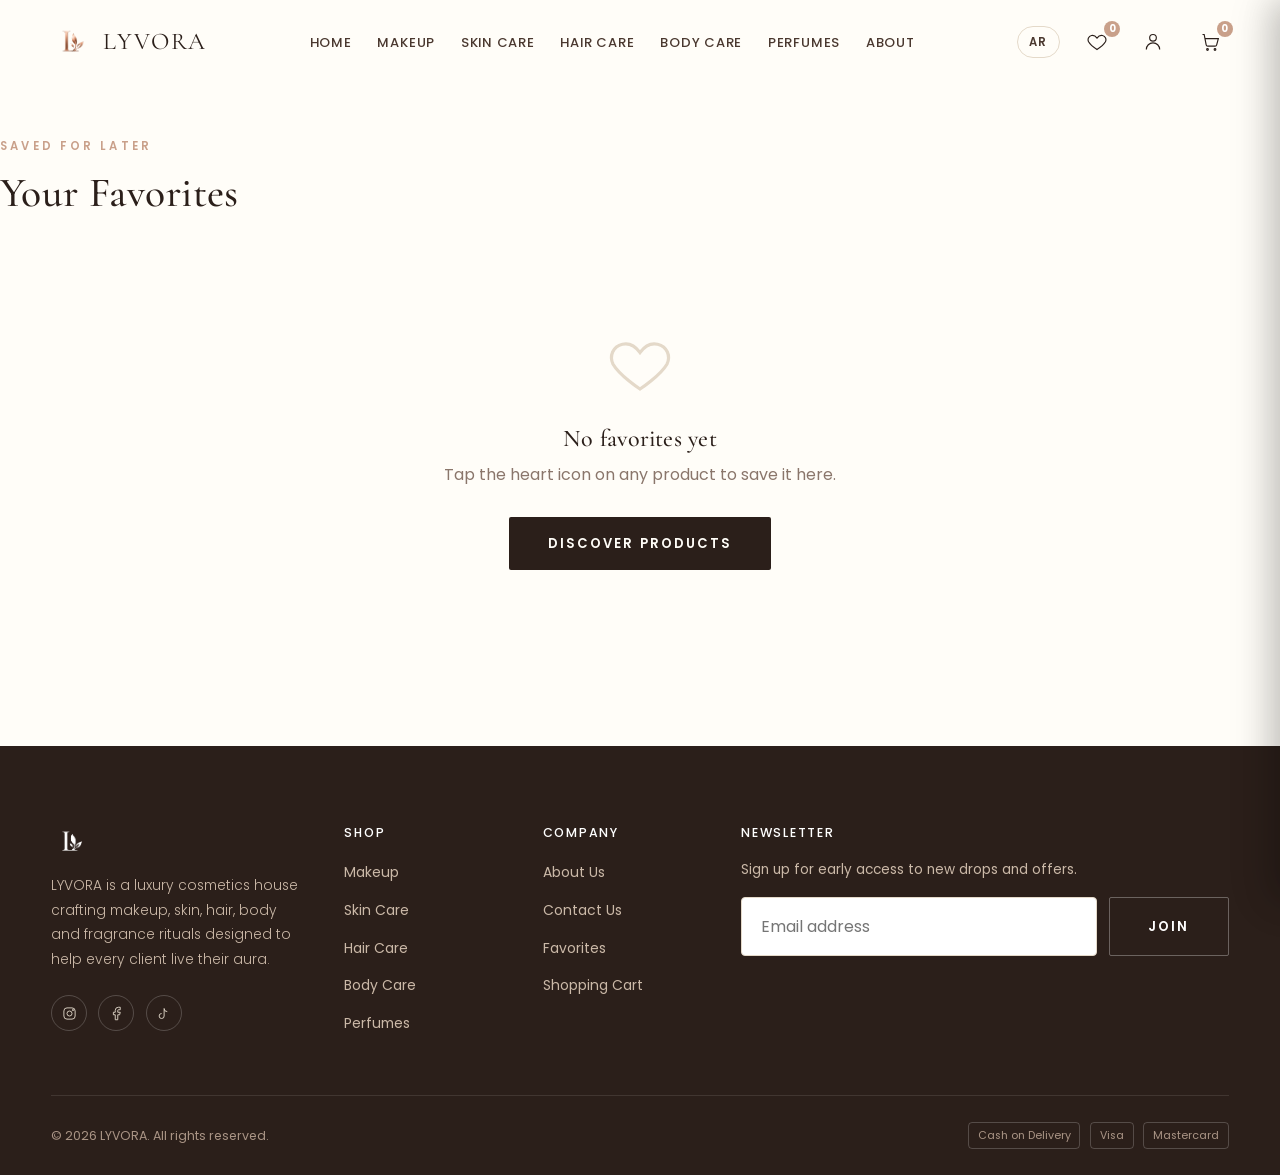
<file: pages/favorites.html>
<!DOCTYPE html>
<html lang="en" dir="ltr">
<head>
<meta charset="UTF-8">
<meta name="viewport" content="width=device-width, initial-scale=1.0, viewport-fit=cover">
<title>Favorites | LYVORA</title>
<link rel="icon" href="../assets/images/logo.webp">
<style>.mobile-nav{position:fixed;top:0;right:0;transform:translateX(100%);}@media(max-width:980px){.nav-links{display:none!important;}.hamburger{display:flex!important;}}</style>
<link rel="stylesheet" href="../css/style.css">
</head>
<body data-page="favorites">
<div id="loading-screen"><div class="loader-mark"></div></div>

<header class="navbar scrolled">
  <div class="container">
    <a href="../index.html" class="nav-logo"><img src="../assets/images/logo.webp" alt="LYVORA logo"><span>LYVORA</span></a>
    <nav class="nav-links">
      <a href="../index.html">Home</a><a href="makeup.html">Makeup</a><a href="skincare.html">Skin Care</a>
      <a href="haircare.html">Hair Care</a><a href="bodycare.html">Body Care</a><a href="perfumes.html">Perfumes</a>
      <a href="about.html">About</a>
    </nav>
    <div class="nav-actions">
      <button class="lang-switch" aria-label="Switch language"><span class="lang-text">AR</span></button>
      <a href="favorites.html" class="nav-icon-btn" aria-label="Favorites">
        <svg viewBox="0 0 24 24" fill="none" stroke="currentColor" stroke-width="1.4"><path d="M12 21s-7.5-4.9-10.1-9.3C.4 8.7 1.8 5 5.4 4.2 8 3.6 10.3 5 12 7.3 13.7 5 16 3.6 18.6 4.2 22.2 5 23.6 8.7 22.1 11.7 19.5 16.1 12 21 12 21Z"/></svg>
        <span class="nav-badge fav-badge">0</span>
      </a>
      <a href="login.html" class="nav-icon-btn" aria-label="Account"><svg viewBox="0 0 24 24" fill="none" stroke="currentColor" stroke-width="1.4"><path d="M20 21a8 8 0 1 0-16 0"/><circle cx="12" cy="7" r="4"/></svg></a>
      <button class="nav-icon-btn" aria-label="Cart" data-open-cart>
        <svg viewBox="0 0 24 24" fill="none" stroke="currentColor" stroke-width="1.4"><path d="M3 3h2l2.4 12.4a2 2 0 0 0 2 1.6h8.6a2 2 0 0 0 2-1.6L22 8H6"/><circle cx="9" cy="21" r="1"/><circle cx="18" cy="21" r="1"/></svg>
        <span class="nav-badge cart-badge">0</span>
      </button>
      <button class="hamburger" aria-label="Menu"><span></span><span></span><span></span></button>
    </div>
  </div>
</header>
<div id="nav-overlay" class="overlay"></div>
<nav class="mobile-nav">
  <a href="../index.html">Home</a><a href="makeup.html">Makeup</a><a href="skincare.html">Skin Care</a>
  <a href="haircare.html">Hair Care</a><a href="bodycare.html">Body Care</a><a href="perfumes.html">Perfumes</a>
  <a href="about.html">About</a><a href="contact.html">Contact</a>
</nav>

<main id="main" class="page-wrap">
  <div class="container" style="padding:3rem 0 6rem;">
    <div class="section-head" style="text-align:left;margin:0 0 2.2rem;max-width:none;">
      <span class="eyebrow">Saved For Later</span>
      <h1 style="font-size:clamp(1.8rem,3.4vw,2.6rem)">Your Favorites</h1>
    </div>
    <div class="product-grid" id="favorites-grid"></div>
    <div class="empty-state" id="favorites-empty" style="display:none;">
      <svg viewBox="0 0 24 24" fill="none" stroke="currentColor" stroke-width="1.2"><path d="M12 21s-7.5-4.9-10.1-9.3C.4 8.7 1.8 5 5.4 4.2 8 3.6 10.3 5 12 7.3 13.7 5 16 3.6 18.6 4.2 22.2 5 23.6 8.7 22.1 11.7 19.5 16.1 12 21 12 21Z"/></svg>
      <h3>No favorites yet</h3>
      <p>Tap the heart icon on any product to save it here.</p>
      <a href="makeup.html" class="btn btn-primary">Discover Products</a>
    </div>
  </div>
</main>

<footer>
  <div class="container">
    <div class="footer-grid">
      <div class="footer-brand">
        <img src="../assets/images/logo.webp" alt="LYVORA">
        <p>LYVORA is a luxury cosmetics house crafting makeup, skin, hair, body and fragrance rituals designed to help every client live their aura.</p>
        <div class="footer-social">
          <a href="#" aria-label="Instagram"><svg viewBox="0 0 24 24" fill="none" stroke="currentColor" stroke-width="1.4"><rect x="3" y="3" width="18" height="18" rx="5"/><circle cx="12" cy="12" r="4"/><circle cx="17.5" cy="6.5" r="1"/></svg></a>
          <a href="#" aria-label="Facebook"><svg viewBox="0 0 24 24" fill="none" stroke="currentColor" stroke-width="1.4"><path d="M18 2h-3a5 5 0 0 0-5 5v3H7v4h3v8h4v-8h3l1-4h-4V7a1 1 0 0 1 1-1h3Z"/></svg></a>
          <a href="#" aria-label="TikTok"><svg viewBox="0 0 24 24" fill="none" stroke="currentColor" stroke-width="1.4"><path d="M9 12a4 4 0 1 0 4 4V4a5 5 0 0 0 5 5"/></svg></a>
        </div>
      </div>
      <div class="footer-col"><h4>Shop</h4><ul>
        <li><a href="makeup.html">Makeup</a></li><li><a href="skincare.html">Skin Care</a></li>
        <li><a href="haircare.html">Hair Care</a></li><li><a href="bodycare.html">Body Care</a></li>
        <li><a href="perfumes.html">Perfumes</a></li></ul></div>
      <div class="footer-col"><h4>Company</h4><ul>
        <li><a href="about.html">About Us</a></li><li><a href="contact.html">Contact Us</a></li>
        <li><a href="favorites.html">Favorites</a></li><li><a href="cart.html">Shopping Cart</a></li></ul></div>
      <div class="footer-col"><h4>Newsletter</h4>
        <p style="font-size:.85rem;color:#cbb9a8;margin-bottom:1rem;">Sign up for early access to new drops and offers.</p>
        <form class="newsletter-form" style="max-width:100%;"><input type="email" placeholder="Email address" required>
          <button type="submit" class="btn btn-outline" style="border-color:rgba(255,255,255,.3);color:#fff;">Join</button></form>
      </div>
    </div>
    <div class="footer-bottom"><span>&copy; 2026 LYVORA. All rights reserved.</span>
      <div class="footer-payments"><span>Cash on Delivery</span><span>Visa</span><span>Mastercard</span></div></div>
  </div>
</footer>

<div id="drawer-overlay" class="overlay"></div>
<aside id="cart-drawer" class="drawer">
  <div class="drawer-head"><h3>Your Bag</h3><button id="drawer-close" class="drawer-close" aria-label="Close cart"><svg viewBox="0 0 24 24" fill="none" stroke="currentColor" stroke-width="1.6"><path d="M18 6 6 18M6 6l12 12"/></svg></button></div>
  <div class="drawer-body" id="drawer-body"></div>
  <div class="drawer-foot" id="drawer-foot">
    <div class="subtotal"><span>Subtotal</span><strong id="drawer-subtotal">0 EGP</strong></div>
    <a href="checkout.html" class="btn btn-primary btn-block">Checkout</a>
    <a href="cart.html" class="btn btn-outline btn-block" style="margin-top:.7rem;">View Cart</a>
  </div>
</aside>

<button id="back-to-top" aria-label="Back to top"><svg viewBox="0 0 24 24" fill="none" stroke="currentColor" stroke-width="1.6"><path d="M12 19V5M5 12l7-7 7 7"/></svg></button>

<script>window.LYVORA_ROOT='../';</script>
<script src="../js/products.js"></script>
<script src="../js/store.js"></script>
<script src="../js/render.js"></script>
<script src="../js/main.js"></script>
<script>document.addEventListener('DOMContentLoaded', lyInitFavoritesPage);</script>
</body>
</html>
</file>
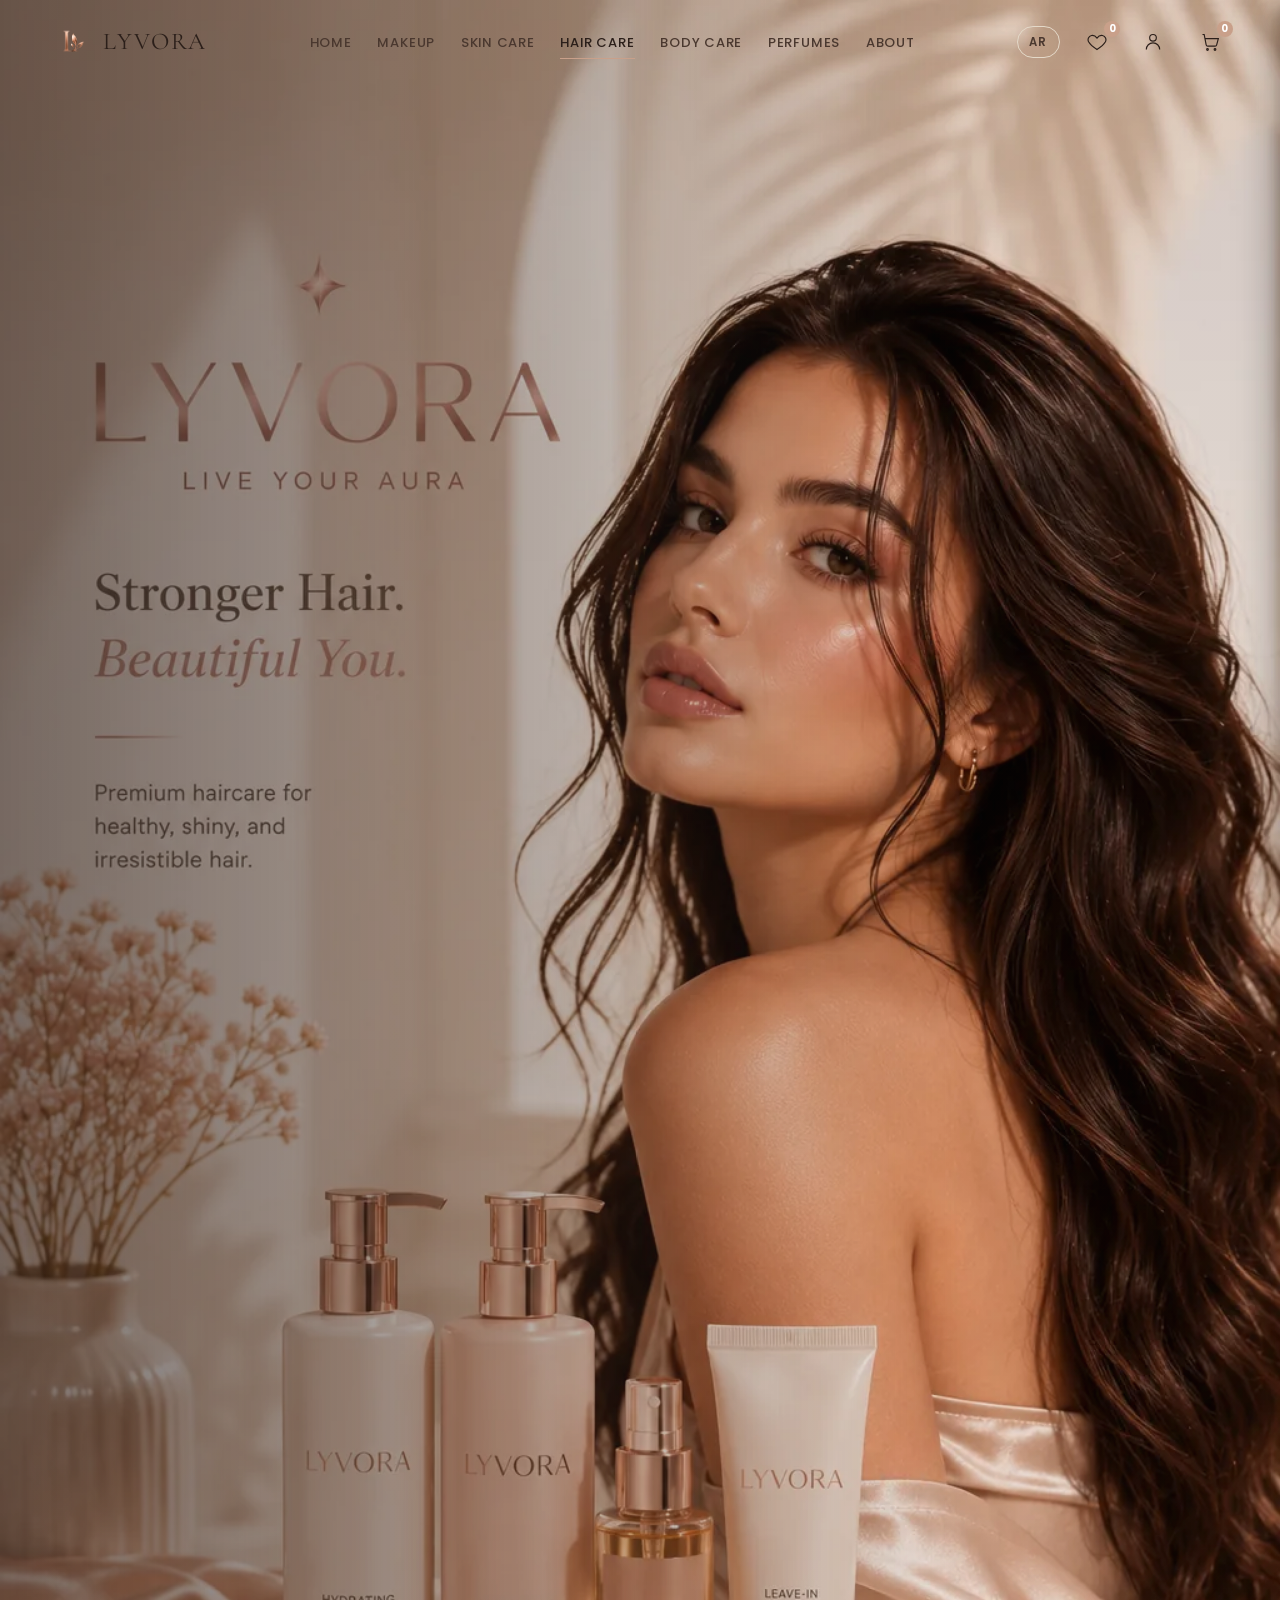
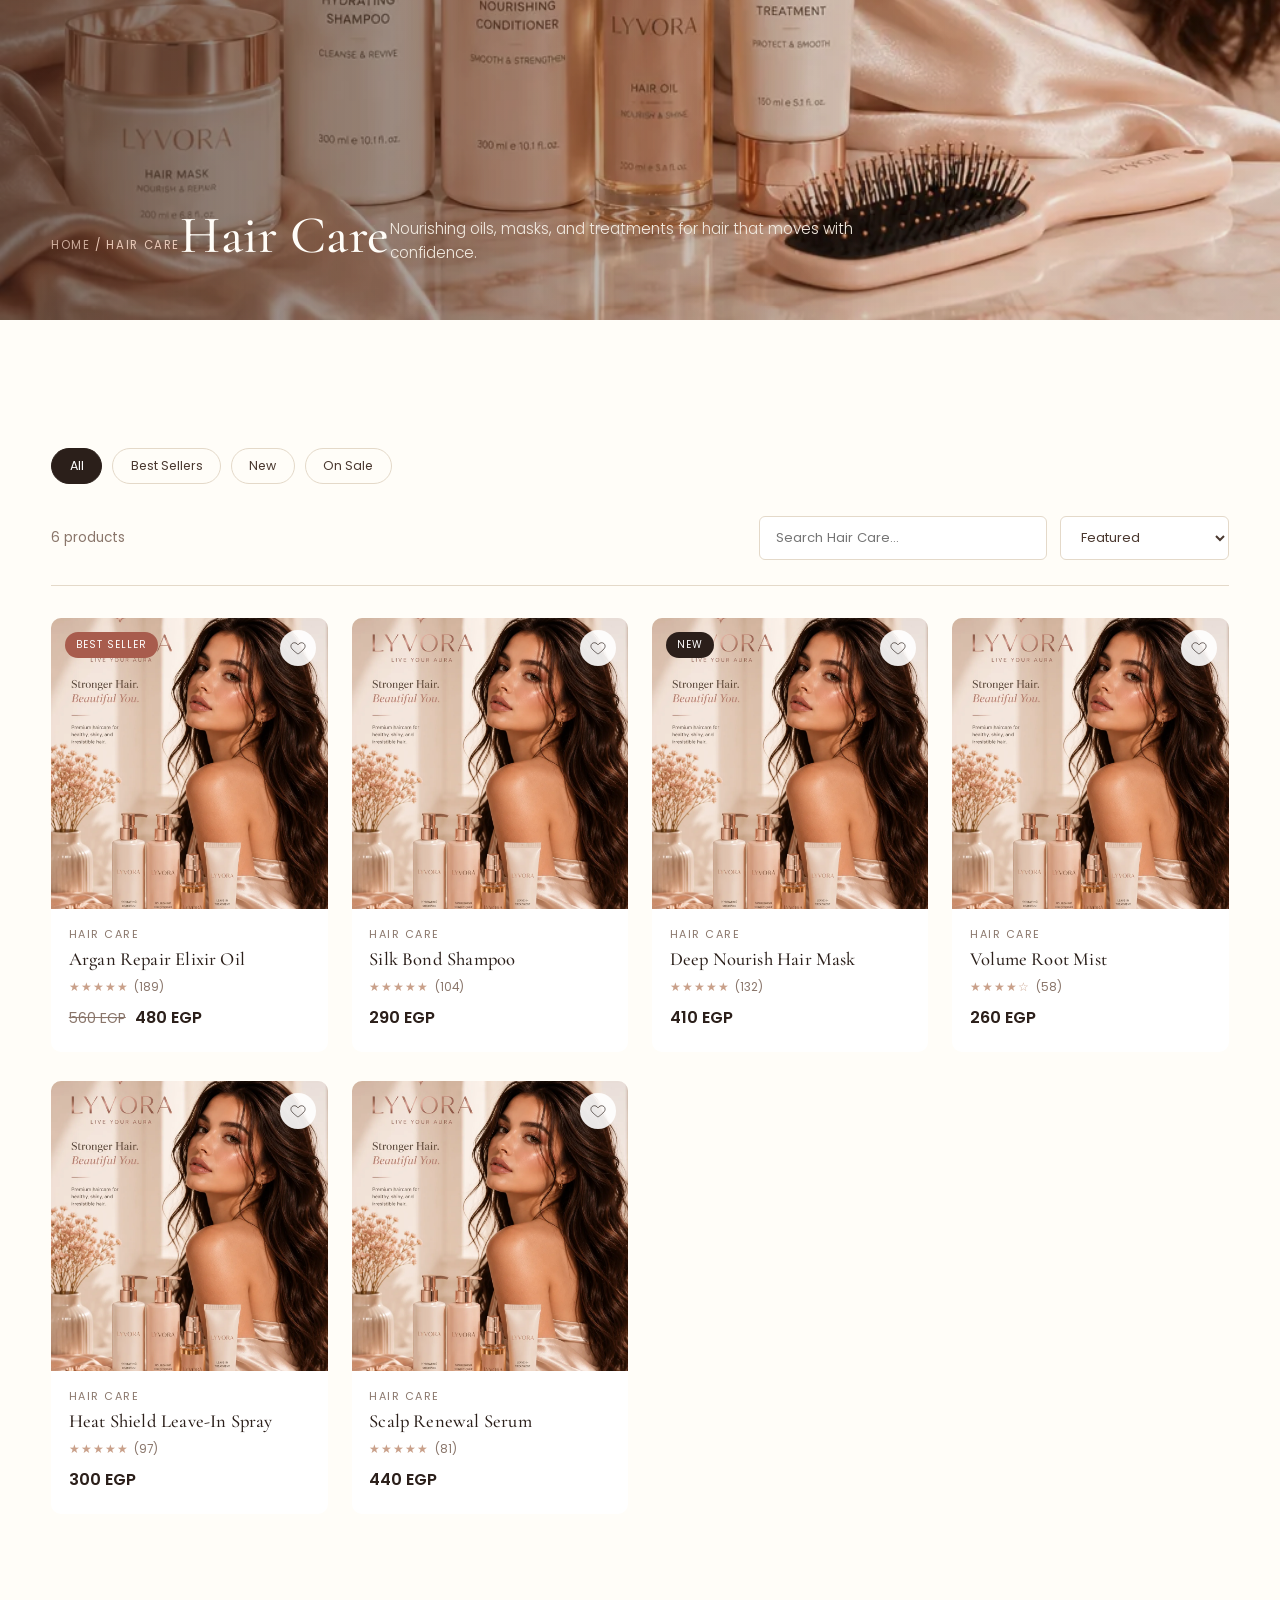
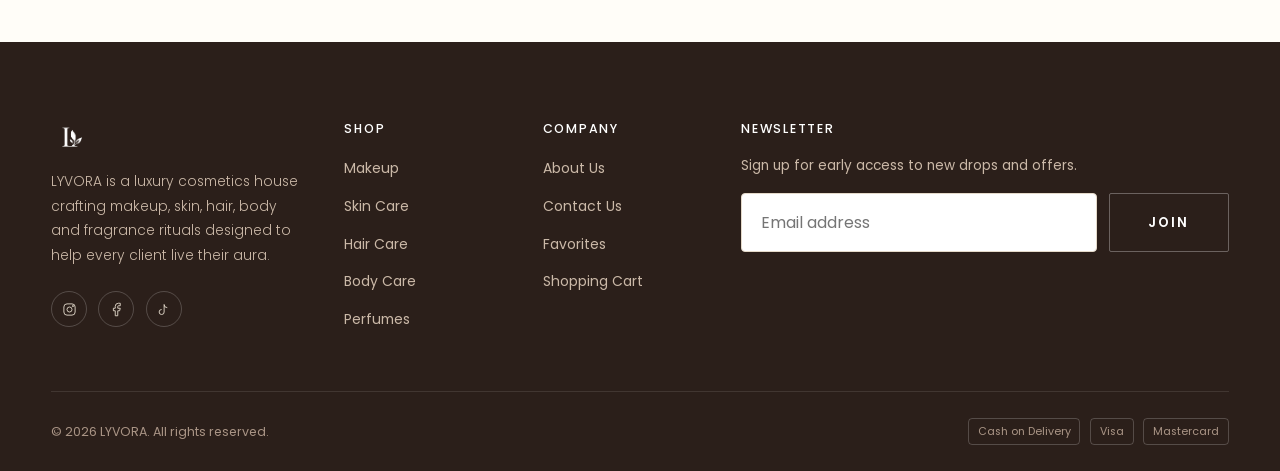
<file: pages/haircare.html>
<!DOCTYPE html>
<html lang="en" dir="ltr">
<head>
<meta charset="UTF-8">
<meta name="viewport" content="width=device-width, initial-scale=1.0, viewport-fit=cover">
<title>Hair Care | LYVORA</title>
<meta name="description" content="Shop LYVORA Hair Care — strength you can see and feel.">
<link rel="icon" href="../assets/images/logo.webp">
<style>.mobile-nav{position:fixed;top:0;right:0;transform:translateX(100%);}@media(max-width:980px){.nav-links{display:none!important;}.hamburger{display:flex!important;}}</style>
<link rel="stylesheet" href="../css/style.css">
</head>
<body data-page="category" data-category="haircare">
<div id="loading-screen"><div class="loader-mark"></div></div>

<header class="navbar scrolled">
  <div class="container">
    <a href="../index.html" class="nav-logo">
      <img src="../assets/images/logo.webp" alt="LYVORA logo">
      <span>LYVORA</span>
    </a>
    <nav class="nav-links">
      <a href="../index.html">Home</a>
      <a href="makeup.html" class="">Makeup</a>
      <a href="skincare.html" class="">Skin Care</a>
      <a href="haircare.html" class="active">Hair Care</a>
      <a href="bodycare.html" class="">Body Care</a>
      <a href="perfumes.html" class="">Perfumes</a>
      <a href="about.html">About</a>
    </nav>
    <div class="nav-actions">
      <button class="lang-switch" aria-label="Switch language"><span class="lang-text">AR</span></button>
      <a href="favorites.html" class="nav-icon-btn" aria-label="Favorites">
        <svg viewBox="0 0 24 24" fill="none" stroke="currentColor" stroke-width="1.4"><path d="M12 21s-7.5-4.9-10.1-9.3C.4 8.7 1.8 5 5.4 4.2 8 3.6 10.3 5 12 7.3 13.7 5 16 3.6 18.6 4.2 22.2 5 23.6 8.7 22.1 11.7 19.5 16.1 12 21 12 21Z"/></svg>
        <span class="nav-badge fav-badge">0</span>
      </a>
      <a href="login.html" class="nav-icon-btn" aria-label="Account">
        <svg viewBox="0 0 24 24" fill="none" stroke="currentColor" stroke-width="1.4"><path d="M20 21a8 8 0 1 0-16 0"/><circle cx="12" cy="7" r="4"/></svg>
      </a>
      <button class="nav-icon-btn" aria-label="Cart" data-open-cart>
        <svg viewBox="0 0 24 24" fill="none" stroke="currentColor" stroke-width="1.4"><path d="M3 3h2l2.4 12.4a2 2 0 0 0 2 1.6h8.6a2 2 0 0 0 2-1.6L22 8H6"/><circle cx="9" cy="21" r="1"/><circle cx="18" cy="21" r="1"/></svg>
        <span class="nav-badge cart-badge">0</span>
      </button>
      <button class="hamburger" aria-label="Menu"><span></span><span></span><span></span></button>
    </div>
  </div>
</header>
<div id="nav-overlay" class="overlay"></div>
<nav class="mobile-nav">
  <a href="../index.html">Home</a>
  <a href="makeup.html">Makeup</a>
  <a href="skincare.html">Skin Care</a>
  <a href="haircare.html">Hair Care</a>
  <a href="bodycare.html">Body Care</a>
  <a href="perfumes.html">Perfumes</a>
  <a href="about.html">About</a>
  <a href="contact.html">Contact</a>
</nav>

<main id="main" class="page-wrap" style="padding-top:0">
  <section class="page-hero">
    <img class="hero-bg" src="../assets/images/background_haircare.webp" alt="Hair Care" fetchpriority="high">
    <div class="hero-overlay"></div>
    <div class="container page-hero-content">
      <div class="breadcrumb"><a href="../index.html">Home</a> / Hair Care</div>
      <h1>Hair Care</h1>
      <p>Nourishing oils, masks, and treatments for hair that moves with confidence.</p>
    </div>
  </section>

  <section class="section">
    <div class="container">
      <div class="filter-bar" id="filter-bar">
        <button class="filter-chip active" data-filter="all">All</button>
        <button class="filter-chip" data-filter="bestseller">Best Sellers</button>
        <button class="filter-chip" data-filter="new">New</button>
        <button class="filter-chip" data-filter="sale">On Sale</button>
      </div>
      <div class="product-toolbar">
        <span class="result-count" id="result-count"></span>
        <div class="toolbar-controls">
          <input type="search" class="input-field" id="search-input" placeholder="Search Hair Care...">
          <select class="select-field" id="sort-select">
            <option value="featured">Featured</option>
            <option value="price-asc">Price: Low to High</option>
            <option value="price-desc">Price: High to Low</option>
            <option value="rating">Top Rated</option>
          </select>
        </div>
      </div>
      <div class="product-grid" id="product-grid"></div>
    </div>
  </section>
</main>

<footer>
  <div class="container">
    <div class="footer-grid">
      <div class="footer-brand">
        <img src="../assets/images/logo.webp" alt="LYVORA">
        <p>LYVORA is a luxury cosmetics house crafting makeup, skin, hair, body and fragrance rituals designed to help every client live their aura.</p>
        <div class="footer-social">
          <a href="#" aria-label="Instagram"><svg viewBox="0 0 24 24" fill="none" stroke="currentColor" stroke-width="1.4"><rect x="3" y="3" width="18" height="18" rx="5"/><circle cx="12" cy="12" r="4"/><circle cx="17.5" cy="6.5" r="1"/></svg></a>
          <a href="#" aria-label="Facebook"><svg viewBox="0 0 24 24" fill="none" stroke="currentColor" stroke-width="1.4"><path d="M18 2h-3a5 5 0 0 0-5 5v3H7v4h3v8h4v-8h3l1-4h-4V7a1 1 0 0 1 1-1h3Z"/></svg></a>
          <a href="#" aria-label="TikTok"><svg viewBox="0 0 24 24" fill="none" stroke="currentColor" stroke-width="1.4"><path d="M9 12a4 4 0 1 0 4 4V4a5 5 0 0 0 5 5"/></svg></a>
        </div>
      </div>
      <div class="footer-col">
        <h4>Shop</h4>
        <ul>
          <li><a href="makeup.html">Makeup</a></li>
          <li><a href="skincare.html">Skin Care</a></li>
          <li><a href="haircare.html">Hair Care</a></li>
          <li><a href="bodycare.html">Body Care</a></li>
          <li><a href="perfumes.html">Perfumes</a></li>
        </ul>
      </div>
      <div class="footer-col">
        <h4>Company</h4>
        <ul>
          <li><a href="about.html">About Us</a></li>
          <li><a href="contact.html">Contact Us</a></li>
          <li><a href="favorites.html">Favorites</a></li>
          <li><a href="cart.html">Shopping Cart</a></li>
        </ul>
      </div>
      <div class="footer-col">
        <h4>Newsletter</h4>
        <p style="font-size:.85rem;color:#cbb9a8;margin-bottom:1rem;">Sign up for early access to new drops and offers.</p>
        <form class="newsletter-form" style="max-width:100%;">
          <input type="email" placeholder="Email address" required>
          <button type="submit" class="btn btn-outline" style="border-color:rgba(255,255,255,.3);color:#fff;">Join</button>
        </form>
      </div>
    </div>
    <div class="footer-bottom">
      <span>&copy; 2026 LYVORA. All rights reserved.</span>
      <div class="footer-payments"><span>Cash on Delivery</span><span>Visa</span><span>Mastercard</span></div>
    </div>
  </div>
</footer>

<div id="drawer-overlay" class="overlay"></div>
<aside id="cart-drawer" class="drawer">
  <div class="drawer-head"><h3>Your Bag</h3><button id="drawer-close" class="drawer-close" aria-label="Close cart"><svg viewBox="0 0 24 24" fill="none" stroke="currentColor" stroke-width="1.6"><path d="M18 6 6 18M6 6l12 12"/></svg></button></div>
  <div class="drawer-body" id="drawer-body"></div>
  <div class="drawer-foot" id="drawer-foot">
    <div class="subtotal"><span>Subtotal</span><strong id="drawer-subtotal">0 EGP</strong></div>
    <a href="checkout.html" class="btn btn-primary btn-block">Checkout</a>
    <a href="cart.html" class="btn btn-outline btn-block" style="margin-top:.7rem;">View Cart</a>
  </div>
</aside>

<button id="back-to-top" aria-label="Back to top"><svg viewBox="0 0 24 24" fill="none" stroke="currentColor" stroke-width="1.6"><path d="M12 19V5M5 12l7-7 7 7"/></svg></button>

<script>window.LYVORA_ROOT='../';</script>
<script src="../js/products.js"></script>
<script src="../js/store.js"></script>
<script src="../js/render.js"></script>
<script src="../js/main.js"></script>
<script>
document.addEventListener('DOMContentLoaded', ()=>{
  const CAT = 'haircare';
  let items = lyByCategory(CAT);
  let activeFilter = 'all';
  let searchTerm = '';
  let sortMode = 'featured';

  function apply(){
    let list = lyByCategory(CAT);
    if(activeFilter==='bestseller') list = list.filter(p=>p.badge==='Best Seller');
    if(activeFilter==='new') list = list.filter(p=>p.badge==='New');
    if(activeFilter==='sale') list = list.filter(p=>p.oldPrice);
    if(searchTerm) list = list.filter(p=>p.name.toLowerCase().includes(searchTerm));
    if(sortMode==='price-asc') list = [...list].sort((a,b)=>a.price-b.price);
    if(sortMode==='price-desc') list = [...list].sort((a,b)=>b.price-a.price);
    if(sortMode==='rating') list = [...list].sort((a,b)=>b.rating-a.rating);
    document.getElementById('result-count').textContent = list.length + ' products';
    lyRenderGrid('#product-grid', list, {reveal:true});
  }

  document.querySelectorAll('.filter-chip').forEach(chip=>{
    chip.addEventListener('click', ()=>{
      document.querySelectorAll('.filter-chip').forEach(c=>c.classList.remove('active'));
      chip.classList.add('active');
      activeFilter = chip.dataset.filter;
      apply();
    });
  });
  document.getElementById('search-input').addEventListener('input', (e)=>{
    searchTerm = e.target.value.trim().toLowerCase();
    apply();
  });
  document.getElementById('sort-select').addEventListener('change', (e)=>{
    sortMode = e.target.value;
    apply();
  });

  apply();
});
</script>
</body>
</html>
</file>
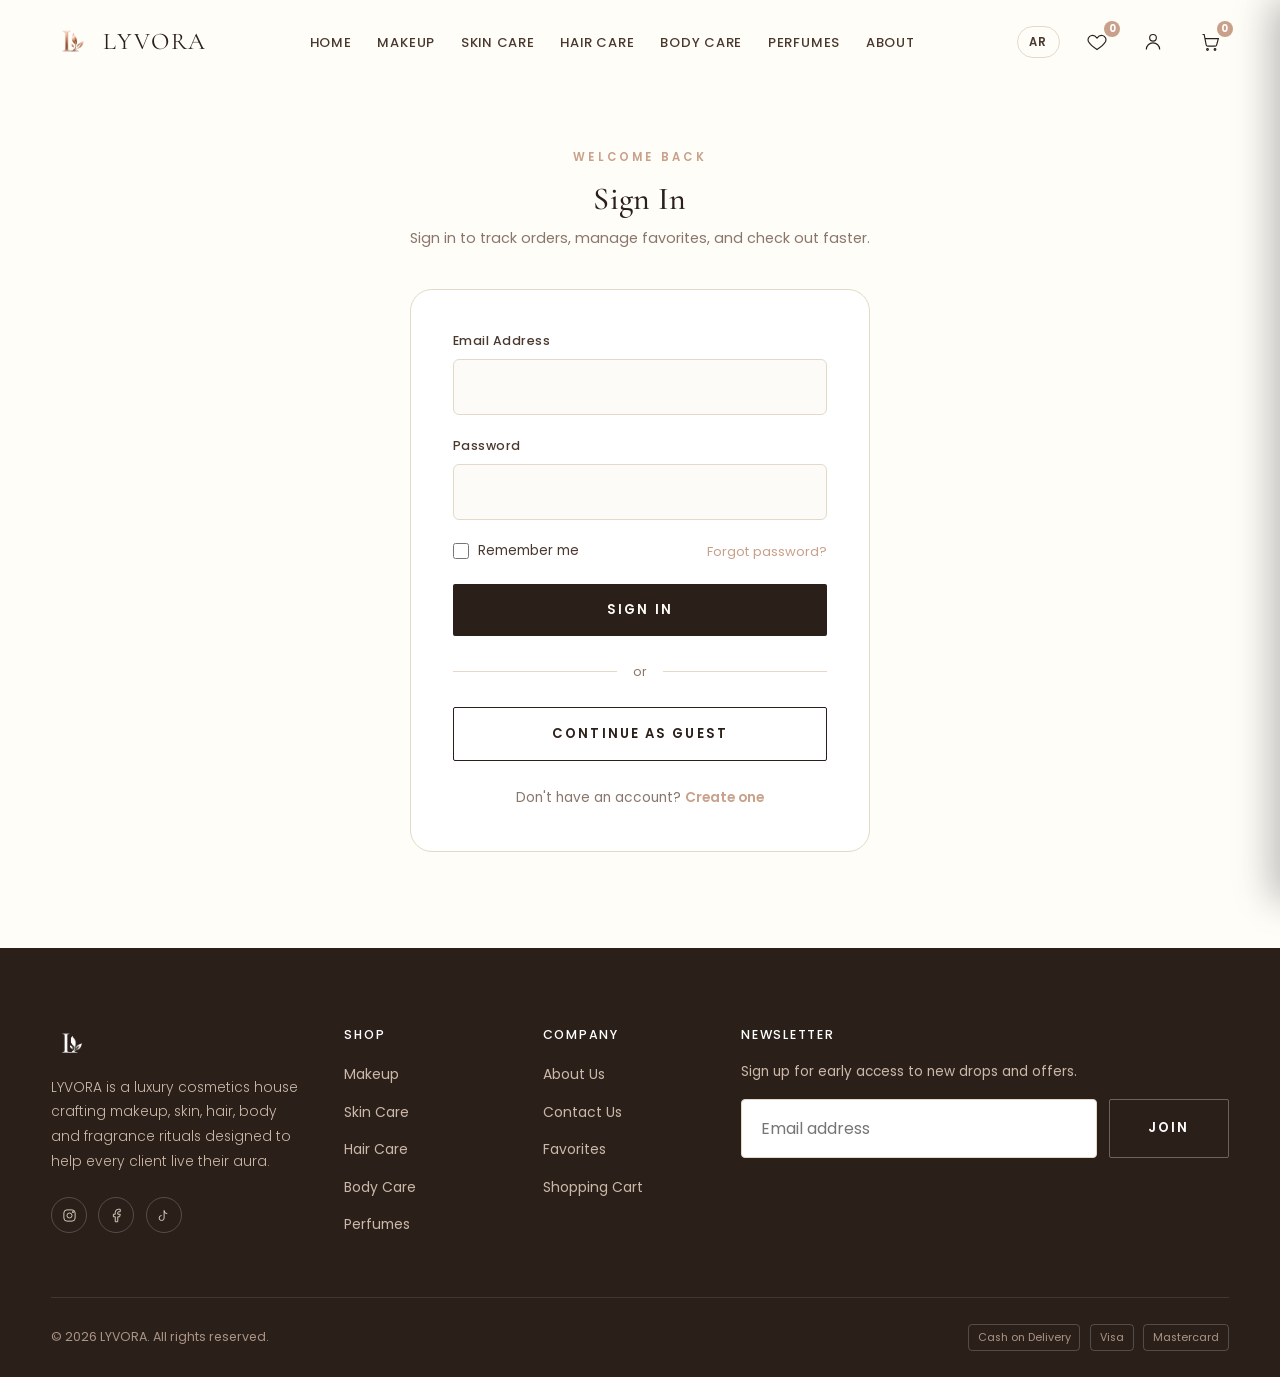
<file: pages/login.html>
<!DOCTYPE html>
<html lang="en" dir="ltr">
<head>
<meta charset="UTF-8">
<meta name="viewport" content="width=device-width, initial-scale=1.0, viewport-fit=cover">
<title>Sign In | LYVORA</title>
<link rel="icon" href="../assets/images/logo.webp">
<style>.mobile-nav{position:fixed;top:0;right:0;transform:translateX(100%);}@media(max-width:980px){.nav-links{display:none!important;}.hamburger{display:flex!important;}}</style>
<link rel="stylesheet" href="../css/style.css">
</head>
<body data-page="login">
<div id="loading-screen"><div class="loader-mark"></div></div>

<header class="navbar scrolled">
  <div class="container">
    <a href="../index.html" class="nav-logo"><img src="../assets/images/logo.webp" alt="LYVORA logo"><span>LYVORA</span></a>
    <nav class="nav-links">
      <a href="../index.html">Home</a><a href="makeup.html">Makeup</a><a href="skincare.html">Skin Care</a>
      <a href="haircare.html">Hair Care</a><a href="bodycare.html">Body Care</a><a href="perfumes.html">Perfumes</a>
      <a href="about.html">About</a>
    </nav>
    <div class="nav-actions">
      <button class="lang-switch" aria-label="Switch language"><span class="lang-text">AR</span></button>
      <a href="favorites.html" class="nav-icon-btn" aria-label="Favorites">
        <svg viewBox="0 0 24 24" fill="none" stroke="currentColor" stroke-width="1.4"><path d="M12 21s-7.5-4.9-10.1-9.3C.4 8.7 1.8 5 5.4 4.2 8 3.6 10.3 5 12 7.3 13.7 5 16 3.6 18.6 4.2 22.2 5 23.6 8.7 22.1 11.7 19.5 16.1 12 21 12 21Z"/></svg>
        <span class="nav-badge fav-badge">0</span>
      </a>
      <a href="login.html" class="nav-icon-btn" aria-label="Account"><svg viewBox="0 0 24 24" fill="none" stroke="currentColor" stroke-width="1.4"><path d="M20 21a8 8 0 1 0-16 0"/><circle cx="12" cy="7" r="4"/></svg></a>
      <button class="nav-icon-btn" aria-label="Cart" data-open-cart>
        <svg viewBox="0 0 24 24" fill="none" stroke="currentColor" stroke-width="1.4"><path d="M3 3h2l2.4 12.4a2 2 0 0 0 2 1.6h8.6a2 2 0 0 0 2-1.6L22 8H6"/><circle cx="9" cy="21" r="1"/><circle cx="18" cy="21" r="1"/></svg>
        <span class="nav-badge cart-badge">0</span>
      </button>
      <button class="hamburger" aria-label="Menu"><span></span><span></span><span></span></button>
    </div>
  </div>
</header>
<div id="nav-overlay" class="overlay"></div>
<nav class="mobile-nav">
  <a href="../index.html">Home</a><a href="makeup.html">Makeup</a><a href="skincare.html">Skin Care</a>
  <a href="haircare.html">Hair Care</a><a href="bodycare.html">Body Care</a><a href="perfumes.html">Perfumes</a>
  <a href="about.html">About</a><a href="contact.html">Contact</a>
</nav>

<main id="main" class="page-wrap">
  <div class="container form-page">
    <span class="eyebrow">Welcome Back</span>
    <h1>Sign In</h1>
    <p>Sign in to track orders, manage favorites, and check out faster.</p>
    <div class="form-card">
      <form id="login-form" novalidate>
        <div class="field"><label>Email Address</label><input type="email" name="email" required><span class="field-error">Enter a valid email address.</span></div>
        <div class="field"><label>Password</label><input type="password" name="password" required minlength="6"><span class="field-error">Password must be at least 6 characters.</span></div>
        <div style="display:flex;justify-content:space-between;align-items:center;margin-bottom:1.4rem;">
          <label class="checkbox-row"><input type="checkbox"><span>Remember me</span></label>
          <a href="#" style="font-size:.82rem;color:var(--c-rose-gold);">Forgot password?</a>
        </div>
        <button type="submit" class="btn btn-primary btn-block">Sign In</button>
      </form>
      <div class="form-divider">or</div>
      <button class="btn btn-outline btn-block" type="button">Continue as Guest</button>
      <p class="form-foot">Don't have an account? <a href="register.html">Create one</a></p>
    </div>
  </div>
</main>

<footer>
  <div class="container">
    <div class="footer-grid">
      <div class="footer-brand">
        <img src="../assets/images/logo.webp" alt="LYVORA">
        <p>LYVORA is a luxury cosmetics house crafting makeup, skin, hair, body and fragrance rituals designed to help every client live their aura.</p>
        <div class="footer-social">
          <a href="#" aria-label="Instagram"><svg viewBox="0 0 24 24" fill="none" stroke="currentColor" stroke-width="1.4"><rect x="3" y="3" width="18" height="18" rx="5"/><circle cx="12" cy="12" r="4"/><circle cx="17.5" cy="6.5" r="1"/></svg></a>
          <a href="#" aria-label="Facebook"><svg viewBox="0 0 24 24" fill="none" stroke="currentColor" stroke-width="1.4"><path d="M18 2h-3a5 5 0 0 0-5 5v3H7v4h3v8h4v-8h3l1-4h-4V7a1 1 0 0 1 1-1h3Z"/></svg></a>
          <a href="#" aria-label="TikTok"><svg viewBox="0 0 24 24" fill="none" stroke="currentColor" stroke-width="1.4"><path d="M9 12a4 4 0 1 0 4 4V4a5 5 0 0 0 5 5"/></svg></a>
        </div>
      </div>
      <div class="footer-col"><h4>Shop</h4><ul>
        <li><a href="makeup.html">Makeup</a></li><li><a href="skincare.html">Skin Care</a></li>
        <li><a href="haircare.html">Hair Care</a></li><li><a href="bodycare.html">Body Care</a></li>
        <li><a href="perfumes.html">Perfumes</a></li></ul></div>
      <div class="footer-col"><h4>Company</h4><ul>
        <li><a href="about.html">About Us</a></li><li><a href="contact.html">Contact Us</a></li>
        <li><a href="favorites.html">Favorites</a></li><li><a href="cart.html">Shopping Cart</a></li></ul></div>
      <div class="footer-col"><h4>Newsletter</h4>
        <p style="font-size:.85rem;color:#cbb9a8;margin-bottom:1rem;">Sign up for early access to new drops and offers.</p>
        <form class="newsletter-form" style="max-width:100%;"><input type="email" placeholder="Email address" required>
          <button type="submit" class="btn btn-outline" style="border-color:rgba(255,255,255,.3);color:#fff;">Join</button></form>
      </div>
    </div>
    <div class="footer-bottom"><span>&copy; 2026 LYVORA. All rights reserved.</span>
      <div class="footer-payments"><span>Cash on Delivery</span><span>Visa</span><span>Mastercard</span></div></div>
  </div>
</footer>

<div id="drawer-overlay" class="overlay"></div>
<aside id="cart-drawer" class="drawer">
  <div class="drawer-head"><h3>Your Bag</h3><button id="drawer-close" class="drawer-close" aria-label="Close cart"><svg viewBox="0 0 24 24" fill="none" stroke="currentColor" stroke-width="1.6"><path d="M18 6 6 18M6 6l12 12"/></svg></button></div>
  <div class="drawer-body" id="drawer-body"></div>
  <div class="drawer-foot" id="drawer-foot">
    <div class="subtotal"><span>Subtotal</span><strong id="drawer-subtotal">0 EGP</strong></div>
    <a href="checkout.html" class="btn btn-primary btn-block">Checkout</a>
    <a href="cart.html" class="btn btn-outline btn-block" style="margin-top:.7rem;">View Cart</a>
  </div>
</aside>

<button id="back-to-top" aria-label="Back to top"><svg viewBox="0 0 24 24" fill="none" stroke="currentColor" stroke-width="1.6"><path d="M12 19V5M5 12l7-7 7 7"/></svg></button>

<script>window.LYVORA_ROOT='../';</script>
<script src="../js/products.js"></script>
<script src="../js/store.js"></script>
<script src="../js/render.js"></script>
<script src="../js/main.js"></script>

<script>
document.getElementById('login-form').addEventListener('submit', (e)=>{
  e.preventDefault();
  let valid = true;
  e.target.querySelectorAll('[required]').forEach(input=>{
    const field = input.closest('.field');
    if(!input.checkValidity()){ valid=false; field.classList.add('invalid'); } else field.classList.remove('invalid');
  });
  if(!valid){ lyToast('Please check your details and try again.', 'error'); return; }
  lyToast('Welcome back to LYVORA!', 'success');
  setTimeout(()=> window.location.href='profile.html', 1000);
});
</script>

</body>
</html>
</file>
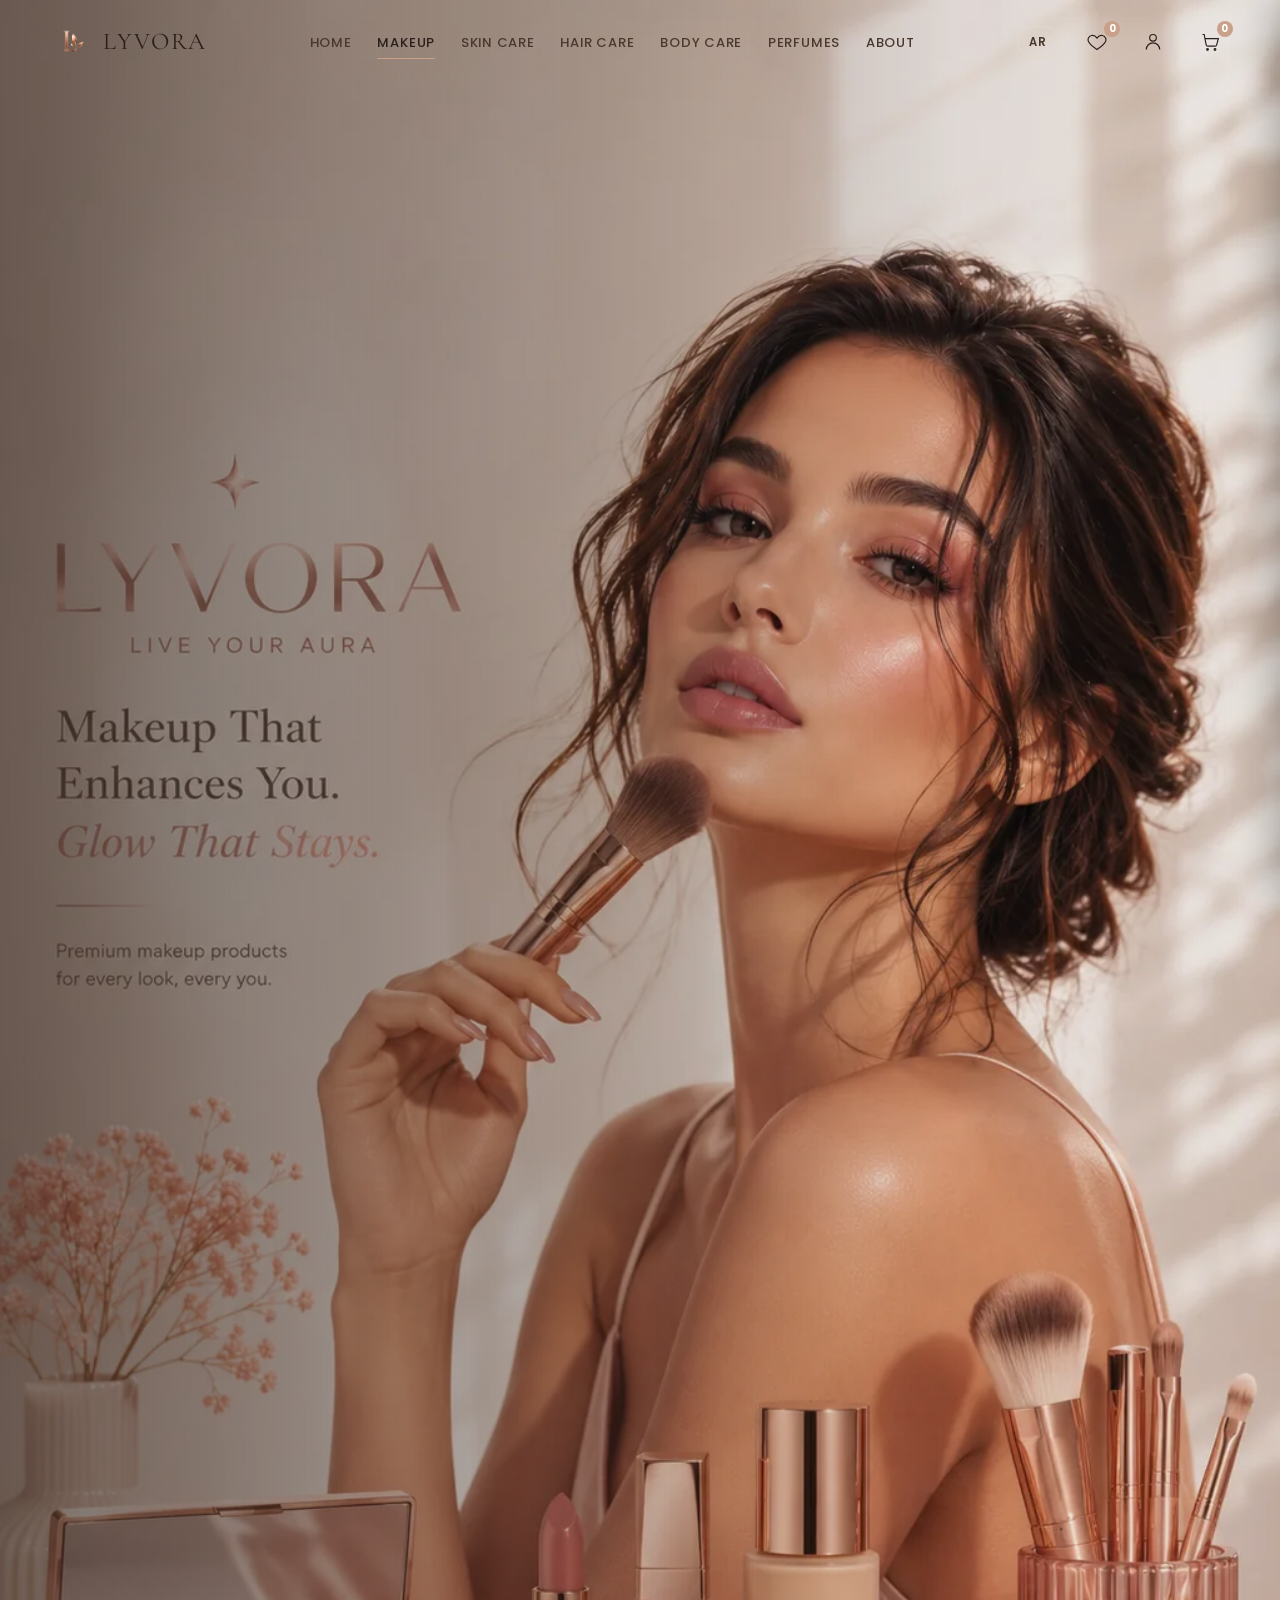
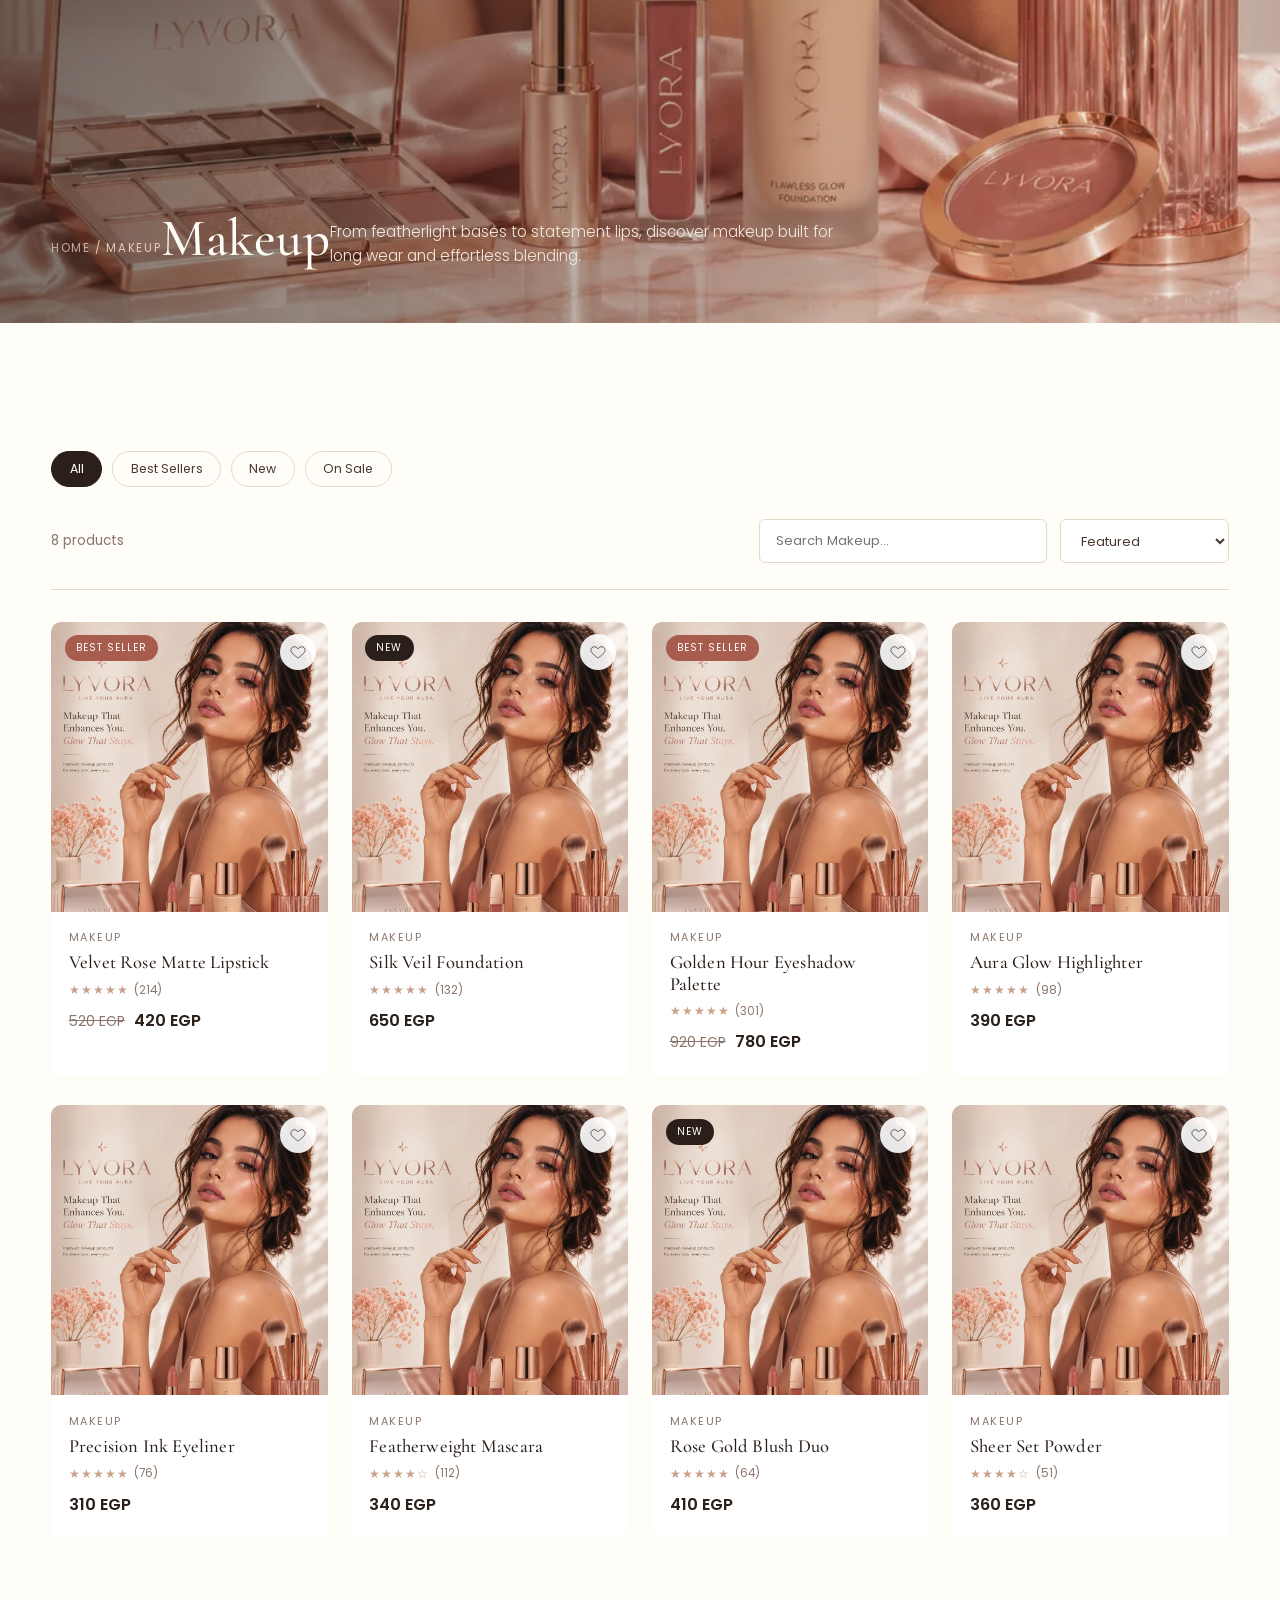
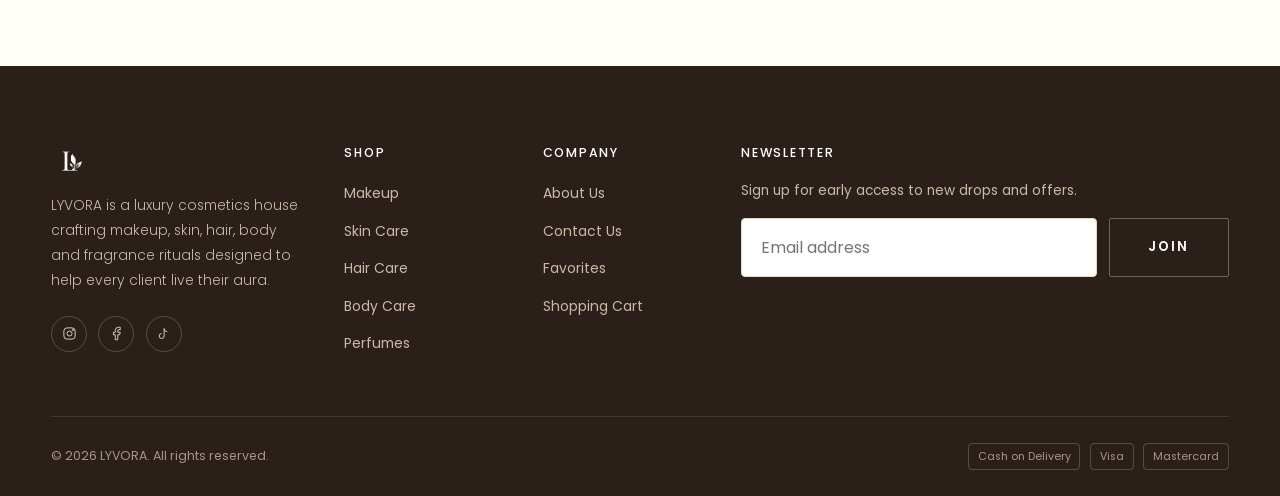
<file: pages/makeup.html>
<!DOCTYPE html>
<html lang="en" dir="ltr">
<head>
<meta charset="UTF-8">
<meta name="viewport" content="width=device-width, initial-scale=1.0, viewport-fit=cover">
<title>Makeup | LYVORA</title>
<meta name="description" content="Shop LYVORA Makeup — color that plays by your rules.">
<link rel="icon" href="../assets/images/logo.webp">
<style>.mobile-nav{position:fixed;top:0;right:0;transform:translateX(100%);}@media(max-width:980px){.nav-links{display:none!important;}.hamburger{display:flex!important;}}</style>
<link rel="stylesheet" href="../css/style.css">
</head>
<body data-page="category" data-category="makeup">
<div id="loading-screen"><div class="loader-mark"></div></div>

<header class="navbar scrolled">
  <div class="container">
    <a href="../index.html" class="nav-logo">
      <img src="../assets/images/logo.webp" alt="LYVORA logo">
      <span>LYVORA</span>
    </a>
    <nav class="nav-links">
      <a href="../index.html">Home</a>
      <a href="makeup.html" class="active">Makeup</a>
      <a href="skincare.html" class="">Skin Care</a>
      <a href="haircare.html" class="">Hair Care</a>
      <a href="bodycare.html" class="">Body Care</a>
      <a href="perfumes.html" class="">Perfumes</a>
      <a href="about.html">About</a>
    </nav>
    <div class="nav-actions">
      <button class="lang-switch" aria-label="Switch language"><span class="lang-text">AR</span></button>
      <a href="favorites.html" class="nav-icon-btn" aria-label="Favorites">
        <svg viewBox="0 0 24 24" fill="none" stroke="currentColor" stroke-width="1.4"><path d="M12 21s-7.5-4.9-10.1-9.3C.4 8.7 1.8 5 5.4 4.2 8 3.6 10.3 5 12 7.3 13.7 5 16 3.6 18.6 4.2 22.2 5 23.6 8.7 22.1 11.7 19.5 16.1 12 21 12 21Z"/></svg>
        <span class="nav-badge fav-badge">0</span>
      </a>
      <a href="login.html" class="nav-icon-btn" aria-label="Account">
        <svg viewBox="0 0 24 24" fill="none" stroke="currentColor" stroke-width="1.4"><path d="M20 21a8 8 0 1 0-16 0"/><circle cx="12" cy="7" r="4"/></svg>
      </a>
      <button class="nav-icon-btn" aria-label="Cart" data-open-cart>
        <svg viewBox="0 0 24 24" fill="none" stroke="currentColor" stroke-width="1.4"><path d="M3 3h2l2.4 12.4a2 2 0 0 0 2 1.6h8.6a2 2 0 0 0 2-1.6L22 8H6"/><circle cx="9" cy="21" r="1"/><circle cx="18" cy="21" r="1"/></svg>
        <span class="nav-badge cart-badge">0</span>
      </button>
      <button class="hamburger" aria-label="Menu"><span></span><span></span><span></span></button>
    </div>
  </div>
</header>
<div id="nav-overlay" class="overlay"></div>
<nav class="mobile-nav">
  <a href="../index.html">Home</a>
  <a href="makeup.html">Makeup</a>
  <a href="skincare.html">Skin Care</a>
  <a href="haircare.html">Hair Care</a>
  <a href="bodycare.html">Body Care</a>
  <a href="perfumes.html">Perfumes</a>
  <a href="about.html">About</a>
  <a href="contact.html">Contact</a>
</nav>

<main id="main" class="page-wrap" style="padding-top:0">
  <section class="page-hero">
    <img class="hero-bg" src="../assets/images/background_makeup.webp" alt="Makeup" fetchpriority="high">
    <div class="hero-overlay"></div>
    <div class="container page-hero-content">
      <div class="breadcrumb"><a href="../index.html">Home</a> / Makeup</div>
      <h1>Makeup</h1>
      <p>From featherlight bases to statement lips, discover makeup built for long wear and effortless blending.</p>
    </div>
  </section>

  <section class="section">
    <div class="container">
      <div class="filter-bar" id="filter-bar">
        <button class="filter-chip active" data-filter="all">All</button>
        <button class="filter-chip" data-filter="bestseller">Best Sellers</button>
        <button class="filter-chip" data-filter="new">New</button>
        <button class="filter-chip" data-filter="sale">On Sale</button>
      </div>
      <div class="product-toolbar">
        <span class="result-count" id="result-count"></span>
        <div class="toolbar-controls">
          <input type="search" class="input-field" id="search-input" placeholder="Search Makeup...">
          <select class="select-field" id="sort-select">
            <option value="featured">Featured</option>
            <option value="price-asc">Price: Low to High</option>
            <option value="price-desc">Price: High to Low</option>
            <option value="rating">Top Rated</option>
          </select>
        </div>
      </div>
      <div class="product-grid" id="product-grid"></div>
    </div>
  </section>
</main>

<footer>
  <div class="container">
    <div class="footer-grid">
      <div class="footer-brand">
        <img src="../assets/images/logo.webp" alt="LYVORA">
        <p>LYVORA is a luxury cosmetics house crafting makeup, skin, hair, body and fragrance rituals designed to help every client live their aura.</p>
        <div class="footer-social">
          <a href="#" aria-label="Instagram"><svg viewBox="0 0 24 24" fill="none" stroke="currentColor" stroke-width="1.4"><rect x="3" y="3" width="18" height="18" rx="5"/><circle cx="12" cy="12" r="4"/><circle cx="17.5" cy="6.5" r="1"/></svg></a>
          <a href="#" aria-label="Facebook"><svg viewBox="0 0 24 24" fill="none" stroke="currentColor" stroke-width="1.4"><path d="M18 2h-3a5 5 0 0 0-5 5v3H7v4h3v8h4v-8h3l1-4h-4V7a1 1 0 0 1 1-1h3Z"/></svg></a>
          <a href="#" aria-label="TikTok"><svg viewBox="0 0 24 24" fill="none" stroke="currentColor" stroke-width="1.4"><path d="M9 12a4 4 0 1 0 4 4V4a5 5 0 0 0 5 5"/></svg></a>
        </div>
      </div>
      <div class="footer-col">
        <h4>Shop</h4>
        <ul>
          <li><a href="makeup.html">Makeup</a></li>
          <li><a href="skincare.html">Skin Care</a></li>
          <li><a href="haircare.html">Hair Care</a></li>
          <li><a href="bodycare.html">Body Care</a></li>
          <li><a href="perfumes.html">Perfumes</a></li>
        </ul>
      </div>
      <div class="footer-col">
        <h4>Company</h4>
        <ul>
          <li><a href="about.html">About Us</a></li>
          <li><a href="contact.html">Contact Us</a></li>
          <li><a href="favorites.html">Favorites</a></li>
          <li><a href="cart.html">Shopping Cart</a></li>
        </ul>
      </div>
      <div class="footer-col">
        <h4>Newsletter</h4>
        <p style="font-size:.85rem;color:#cbb9a8;margin-bottom:1rem;">Sign up for early access to new drops and offers.</p>
        <form class="newsletter-form" style="max-width:100%;">
          <input type="email" placeholder="Email address" required>
          <button type="submit" class="btn btn-outline" style="border-color:rgba(255,255,255,.3);color:#fff;">Join</button>
        </form>
      </div>
    </div>
    <div class="footer-bottom">
      <span>&copy; 2026 LYVORA. All rights reserved.</span>
      <div class="footer-payments"><span>Cash on Delivery</span><span>Visa</span><span>Mastercard</span></div>
    </div>
  </div>
</footer>

<div id="drawer-overlay" class="overlay"></div>
<aside id="cart-drawer" class="drawer">
  <div class="drawer-head"><h3>Your Bag</h3><button id="drawer-close" class="drawer-close" aria-label="Close cart"><svg viewBox="0 0 24 24" fill="none" stroke="currentColor" stroke-width="1.6"><path d="M18 6 6 18M6 6l12 12"/></svg></button></div>
  <div class="drawer-body" id="drawer-body"></div>
  <div class="drawer-foot" id="drawer-foot">
    <div class="subtotal"><span>Subtotal</span><strong id="drawer-subtotal">0 EGP</strong></div>
    <a href="checkout.html" class="btn btn-primary btn-block">Checkout</a>
    <a href="cart.html" class="btn btn-outline btn-block" style="margin-top:.7rem;">View Cart</a>
  </div>
</aside>

<button id="back-to-top" aria-label="Back to top"><svg viewBox="0 0 24 24" fill="none" stroke="currentColor" stroke-width="1.6"><path d="M12 19V5M5 12l7-7 7 7"/></svg></button>

<script>window.LYVORA_ROOT='../';</script>
<script src="../js/products.js"></script>
<script src="../js/store.js"></script>
<script src="../js/render.js"></script>
<script src="../js/main.js"></script>
<script>
document.addEventListener('DOMContentLoaded', ()=>{
  const CAT = 'makeup';
  let items = lyByCategory(CAT);
  let activeFilter = 'all';
  let searchTerm = '';
  let sortMode = 'featured';

  function apply(){
    let list = lyByCategory(CAT);
    if(activeFilter==='bestseller') list = list.filter(p=>p.badge==='Best Seller');
    if(activeFilter==='new') list = list.filter(p=>p.badge==='New');
    if(activeFilter==='sale') list = list.filter(p=>p.oldPrice);
    if(searchTerm) list = list.filter(p=>p.name.toLowerCase().includes(searchTerm));
    if(sortMode==='price-asc') list = [...list].sort((a,b)=>a.price-b.price);
    if(sortMode==='price-desc') list = [...list].sort((a,b)=>b.price-a.price);
    if(sortMode==='rating') list = [...list].sort((a,b)=>b.rating-a.rating);
    document.getElementById('result-count').textContent = list.length + ' products';
    lyRenderGrid('#product-grid', list, {reveal:true});
  }

  document.querySelectorAll('.filter-chip').forEach(chip=>{
    chip.addEventListener('click', ()=>{
      document.querySelectorAll('.filter-chip').forEach(c=>c.classList.remove('active'));
      chip.classList.add('active');
      activeFilter = chip.dataset.filter;
      apply();
    });
  });
  document.getElementById('search-input').addEventListener('input', (e)=>{
    searchTerm = e.target.value.trim().toLowerCase();
    apply();
  });
  document.getElementById('sort-select').addEventListener('change', (e)=>{
    sortMode = e.target.value;
    apply();
  });

  apply();
});
</script>
</body>
</html>
</file>
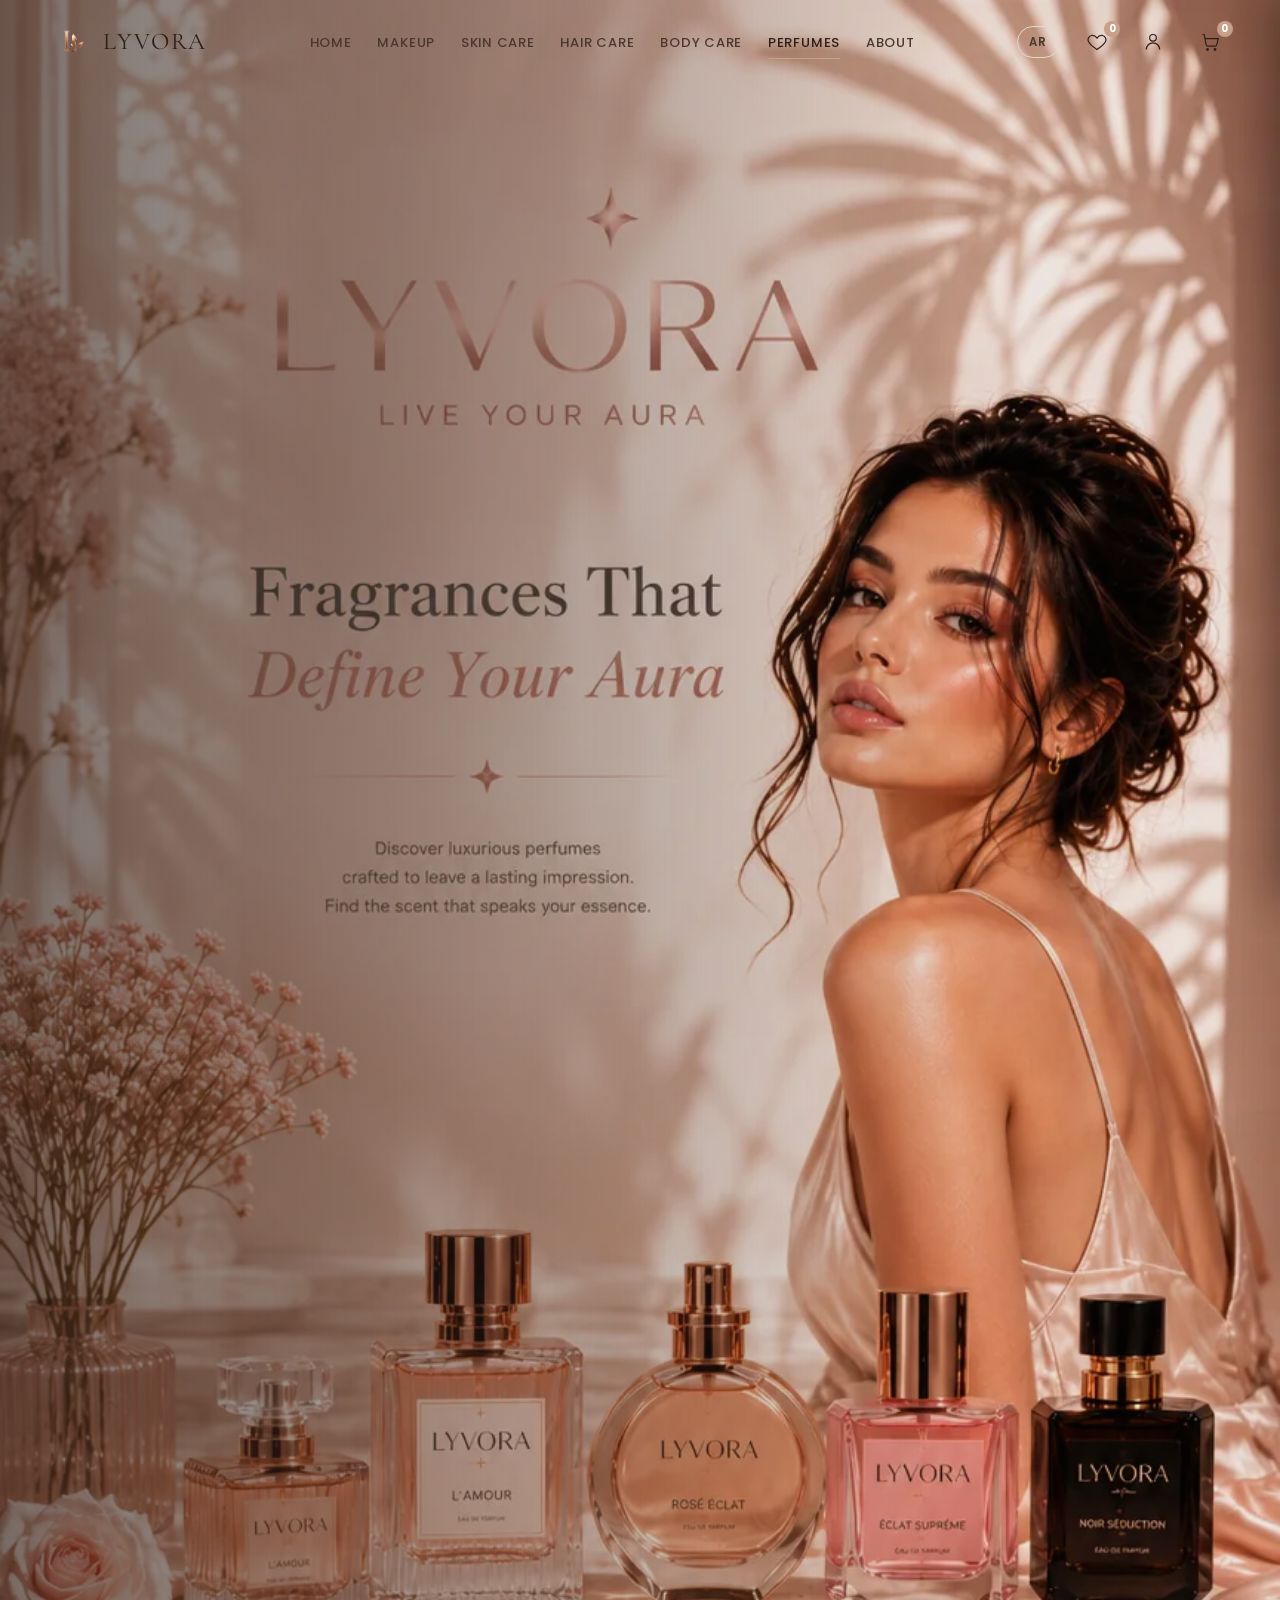
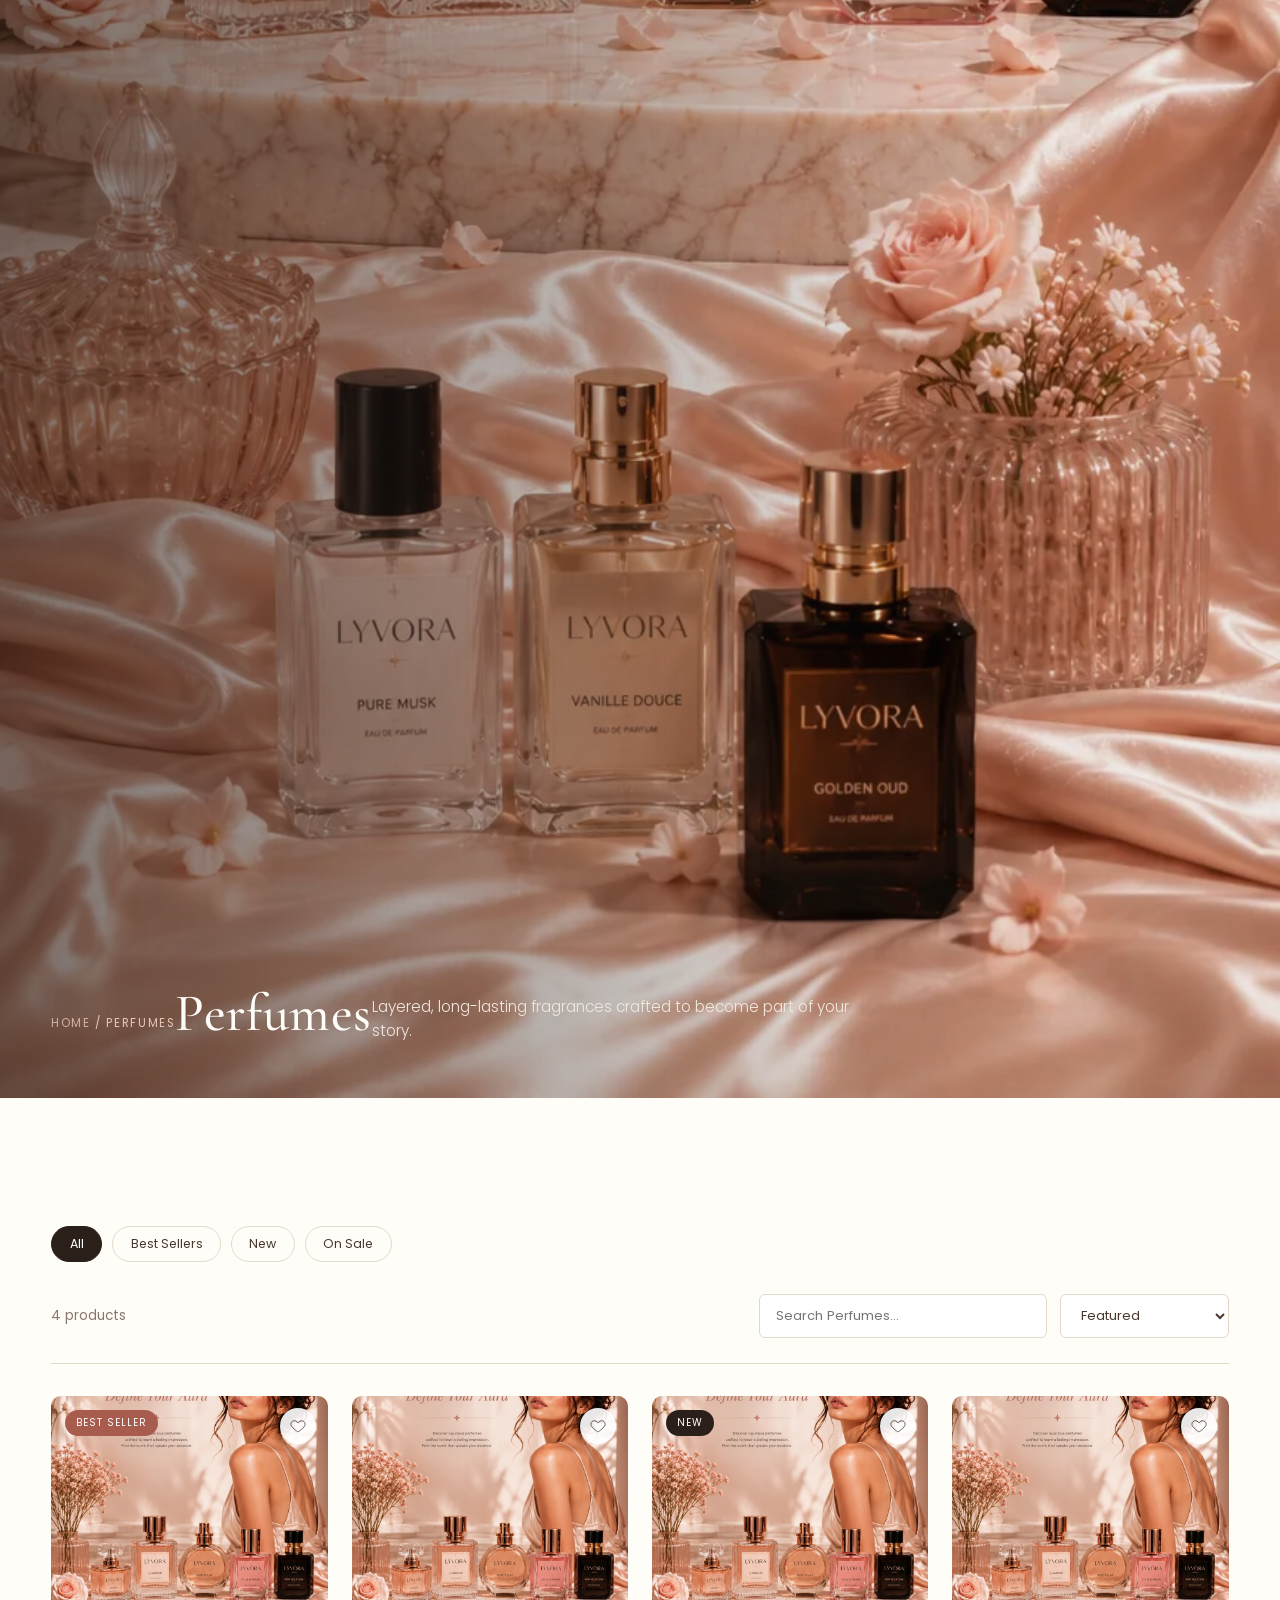
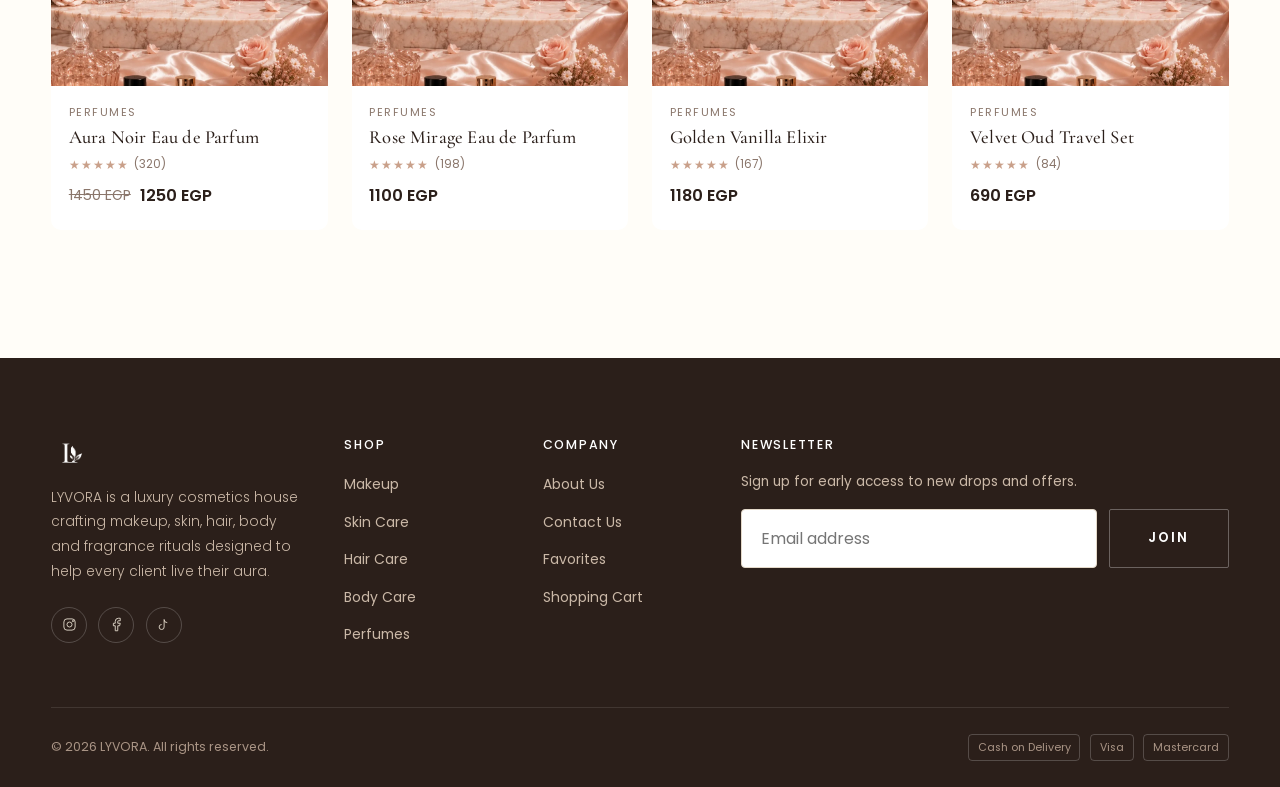
<file: pages/perfumes.html>
<!DOCTYPE html>
<html lang="en" dir="ltr">
<head>
<meta charset="UTF-8">
<meta name="viewport" content="width=device-width, initial-scale=1.0, viewport-fit=cover">
<title>Perfumes | LYVORA</title>
<meta name="description" content="Shop LYVORA Perfumes — a signature you can wear.">
<link rel="icon" href="../assets/images/logo.webp">
<style>.mobile-nav{position:fixed;top:0;right:0;transform:translateX(100%);}@media(max-width:980px){.nav-links{display:none!important;}.hamburger{display:flex!important;}}</style>
<link rel="stylesheet" href="../css/style.css">
</head>
<body data-page="category" data-category="perfumes">
<div id="loading-screen"><div class="loader-mark"></div></div>

<header class="navbar scrolled">
  <div class="container">
    <a href="../index.html" class="nav-logo">
      <img src="../assets/images/logo.webp" alt="LYVORA logo">
      <span>LYVORA</span>
    </a>
    <nav class="nav-links">
      <a href="../index.html">Home</a>
      <a href="makeup.html" class="">Makeup</a>
      <a href="skincare.html" class="">Skin Care</a>
      <a href="haircare.html" class="">Hair Care</a>
      <a href="bodycare.html" class="">Body Care</a>
      <a href="perfumes.html" class="active">Perfumes</a>
      <a href="about.html">About</a>
    </nav>
    <div class="nav-actions">
      <button class="lang-switch" aria-label="Switch language"><span class="lang-text">AR</span></button>
      <a href="favorites.html" class="nav-icon-btn" aria-label="Favorites">
        <svg viewBox="0 0 24 24" fill="none" stroke="currentColor" stroke-width="1.4"><path d="M12 21s-7.5-4.9-10.1-9.3C.4 8.7 1.8 5 5.4 4.2 8 3.6 10.3 5 12 7.3 13.7 5 16 3.6 18.6 4.2 22.2 5 23.6 8.7 22.1 11.7 19.5 16.1 12 21 12 21Z"/></svg>
        <span class="nav-badge fav-badge">0</span>
      </a>
      <a href="login.html" class="nav-icon-btn" aria-label="Account">
        <svg viewBox="0 0 24 24" fill="none" stroke="currentColor" stroke-width="1.4"><path d="M20 21a8 8 0 1 0-16 0"/><circle cx="12" cy="7" r="4"/></svg>
      </a>
      <button class="nav-icon-btn" aria-label="Cart" data-open-cart>
        <svg viewBox="0 0 24 24" fill="none" stroke="currentColor" stroke-width="1.4"><path d="M3 3h2l2.4 12.4a2 2 0 0 0 2 1.6h8.6a2 2 0 0 0 2-1.6L22 8H6"/><circle cx="9" cy="21" r="1"/><circle cx="18" cy="21" r="1"/></svg>
        <span class="nav-badge cart-badge">0</span>
      </button>
      <button class="hamburger" aria-label="Menu"><span></span><span></span><span></span></button>
    </div>
  </div>
</header>
<div id="nav-overlay" class="overlay"></div>
<nav class="mobile-nav">
  <a href="../index.html">Home</a>
  <a href="makeup.html">Makeup</a>
  <a href="skincare.html">Skin Care</a>
  <a href="haircare.html">Hair Care</a>
  <a href="bodycare.html">Body Care</a>
  <a href="perfumes.html">Perfumes</a>
  <a href="about.html">About</a>
  <a href="contact.html">Contact</a>
</nav>

<main id="main" class="page-wrap" style="padding-top:0">
  <section class="page-hero">
    <img class="hero-bg" src="../assets/images/background_perfume.webp" alt="Perfumes" fetchpriority="high">
    <div class="hero-overlay"></div>
    <div class="container page-hero-content">
      <div class="breadcrumb"><a href="../index.html">Home</a> / Perfumes</div>
      <h1>Perfumes</h1>
      <p>Layered, long-lasting fragrances crafted to become part of your story.</p>
    </div>
  </section>

  <section class="section">
    <div class="container">
      <div class="filter-bar" id="filter-bar">
        <button class="filter-chip active" data-filter="all">All</button>
        <button class="filter-chip" data-filter="bestseller">Best Sellers</button>
        <button class="filter-chip" data-filter="new">New</button>
        <button class="filter-chip" data-filter="sale">On Sale</button>
      </div>
      <div class="product-toolbar">
        <span class="result-count" id="result-count"></span>
        <div class="toolbar-controls">
          <input type="search" class="input-field" id="search-input" placeholder="Search Perfumes...">
          <select class="select-field" id="sort-select">
            <option value="featured">Featured</option>
            <option value="price-asc">Price: Low to High</option>
            <option value="price-desc">Price: High to Low</option>
            <option value="rating">Top Rated</option>
          </select>
        </div>
      </div>
      <div class="product-grid" id="product-grid"></div>
    </div>
  </section>
</main>

<footer>
  <div class="container">
    <div class="footer-grid">
      <div class="footer-brand">
        <img src="../assets/images/logo.webp" alt="LYVORA">
        <p>LYVORA is a luxury cosmetics house crafting makeup, skin, hair, body and fragrance rituals designed to help every client live their aura.</p>
        <div class="footer-social">
          <a href="#" aria-label="Instagram"><svg viewBox="0 0 24 24" fill="none" stroke="currentColor" stroke-width="1.4"><rect x="3" y="3" width="18" height="18" rx="5"/><circle cx="12" cy="12" r="4"/><circle cx="17.5" cy="6.5" r="1"/></svg></a>
          <a href="#" aria-label="Facebook"><svg viewBox="0 0 24 24" fill="none" stroke="currentColor" stroke-width="1.4"><path d="M18 2h-3a5 5 0 0 0-5 5v3H7v4h3v8h4v-8h3l1-4h-4V7a1 1 0 0 1 1-1h3Z"/></svg></a>
          <a href="#" aria-label="TikTok"><svg viewBox="0 0 24 24" fill="none" stroke="currentColor" stroke-width="1.4"><path d="M9 12a4 4 0 1 0 4 4V4a5 5 0 0 0 5 5"/></svg></a>
        </div>
      </div>
      <div class="footer-col">
        <h4>Shop</h4>
        <ul>
          <li><a href="makeup.html">Makeup</a></li>
          <li><a href="skincare.html">Skin Care</a></li>
          <li><a href="haircare.html">Hair Care</a></li>
          <li><a href="bodycare.html">Body Care</a></li>
          <li><a href="perfumes.html">Perfumes</a></li>
        </ul>
      </div>
      <div class="footer-col">
        <h4>Company</h4>
        <ul>
          <li><a href="about.html">About Us</a></li>
          <li><a href="contact.html">Contact Us</a></li>
          <li><a href="favorites.html">Favorites</a></li>
          <li><a href="cart.html">Shopping Cart</a></li>
        </ul>
      </div>
      <div class="footer-col">
        <h4>Newsletter</h4>
        <p style="font-size:.85rem;color:#cbb9a8;margin-bottom:1rem;">Sign up for early access to new drops and offers.</p>
        <form class="newsletter-form" style="max-width:100%;">
          <input type="email" placeholder="Email address" required>
          <button type="submit" class="btn btn-outline" style="border-color:rgba(255,255,255,.3);color:#fff;">Join</button>
        </form>
      </div>
    </div>
    <div class="footer-bottom">
      <span>&copy; 2026 LYVORA. All rights reserved.</span>
      <div class="footer-payments"><span>Cash on Delivery</span><span>Visa</span><span>Mastercard</span></div>
    </div>
  </div>
</footer>

<div id="drawer-overlay" class="overlay"></div>
<aside id="cart-drawer" class="drawer">
  <div class="drawer-head"><h3>Your Bag</h3><button id="drawer-close" class="drawer-close" aria-label="Close cart"><svg viewBox="0 0 24 24" fill="none" stroke="currentColor" stroke-width="1.6"><path d="M18 6 6 18M6 6l12 12"/></svg></button></div>
  <div class="drawer-body" id="drawer-body"></div>
  <div class="drawer-foot" id="drawer-foot">
    <div class="subtotal"><span>Subtotal</span><strong id="drawer-subtotal">0 EGP</strong></div>
    <a href="checkout.html" class="btn btn-primary btn-block">Checkout</a>
    <a href="cart.html" class="btn btn-outline btn-block" style="margin-top:.7rem;">View Cart</a>
  </div>
</aside>

<button id="back-to-top" aria-label="Back to top"><svg viewBox="0 0 24 24" fill="none" stroke="currentColor" stroke-width="1.6"><path d="M12 19V5M5 12l7-7 7 7"/></svg></button>

<script>window.LYVORA_ROOT='../';</script>
<script src="../js/products.js"></script>
<script src="../js/store.js"></script>
<script src="../js/render.js"></script>
<script src="../js/main.js"></script>
<script>
document.addEventListener('DOMContentLoaded', ()=>{
  const CAT = 'perfumes';
  let items = lyByCategory(CAT);
  let activeFilter = 'all';
  let searchTerm = '';
  let sortMode = 'featured';

  function apply(){
    let list = lyByCategory(CAT);
    if(activeFilter==='bestseller') list = list.filter(p=>p.badge==='Best Seller');
    if(activeFilter==='new') list = list.filter(p=>p.badge==='New');
    if(activeFilter==='sale') list = list.filter(p=>p.oldPrice);
    if(searchTerm) list = list.filter(p=>p.name.toLowerCase().includes(searchTerm));
    if(sortMode==='price-asc') list = [...list].sort((a,b)=>a.price-b.price);
    if(sortMode==='price-desc') list = [...list].sort((a,b)=>b.price-a.price);
    if(sortMode==='rating') list = [...list].sort((a,b)=>b.rating-a.rating);
    document.getElementById('result-count').textContent = list.length + ' products';
    lyRenderGrid('#product-grid', list, {reveal:true});
  }

  document.querySelectorAll('.filter-chip').forEach(chip=>{
    chip.addEventListener('click', ()=>{
      document.querySelectorAll('.filter-chip').forEach(c=>c.classList.remove('active'));
      chip.classList.add('active');
      activeFilter = chip.dataset.filter;
      apply();
    });
  });
  document.getElementById('search-input').addEventListener('input', (e)=>{
    searchTerm = e.target.value.trim().toLowerCase();
    apply();
  });
  document.getElementById('sort-select').addEventListener('change', (e)=>{
    sortMode = e.target.value;
    apply();
  });

  apply();
});
</script>
</body>
</html>
</file>
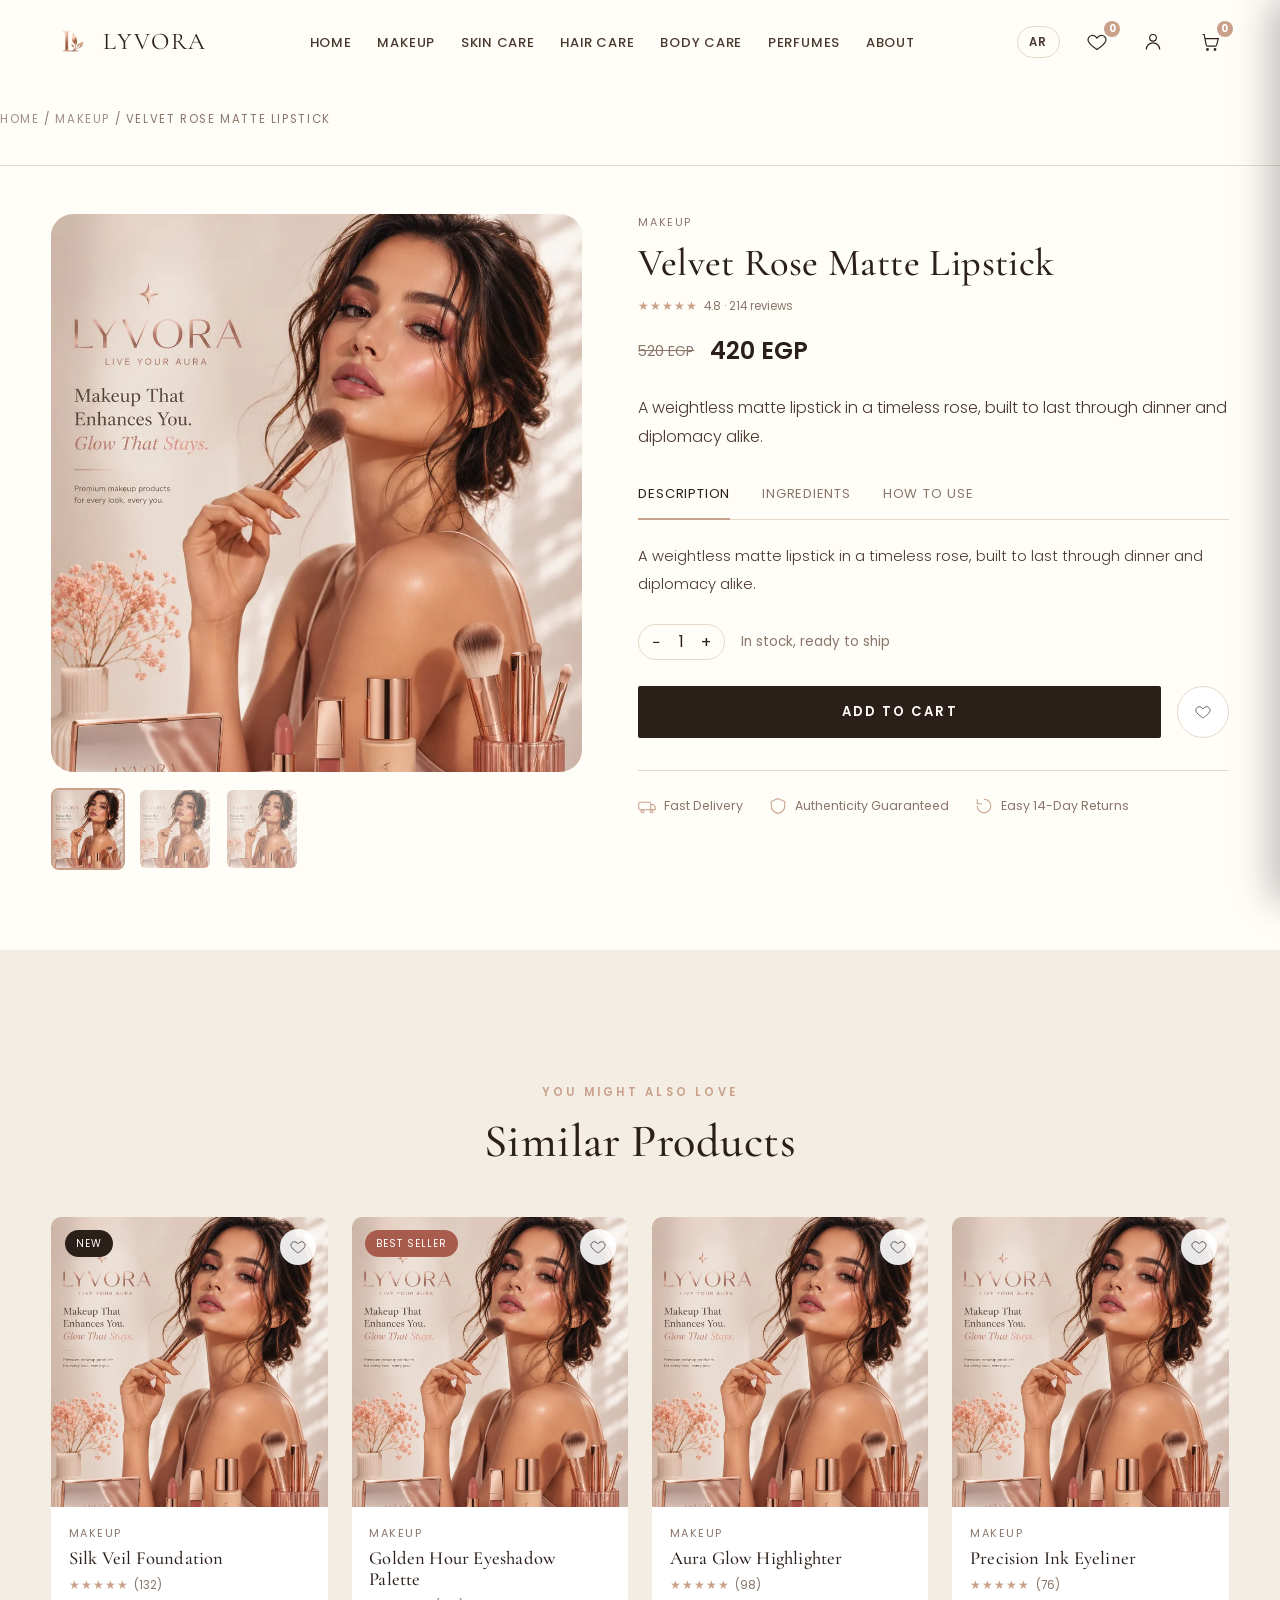
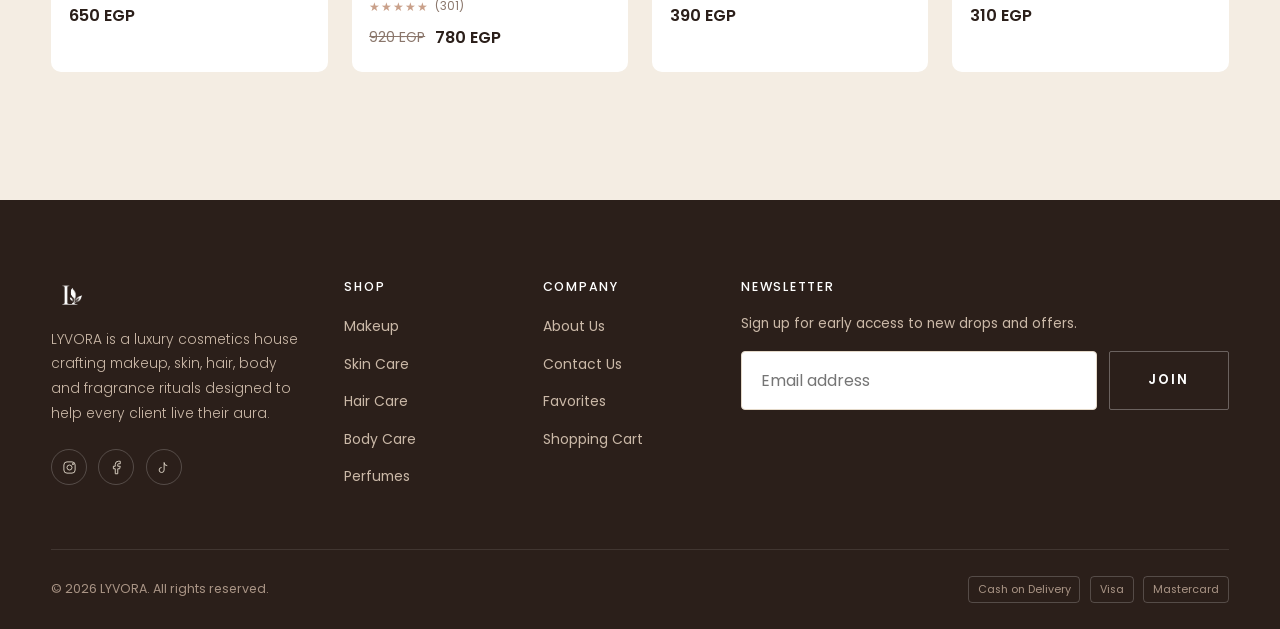
<file: pages/product.html>
<!DOCTYPE html>
<html lang="en" dir="ltr">
<head>
<meta charset="UTF-8">
<meta name="viewport" content="width=device-width, initial-scale=1.0, viewport-fit=cover">
<title id="page-title">Product | LYVORA</title>
<link rel="icon" href="../assets/images/logo.webp">
<style>.mobile-nav{position:fixed;top:0;right:0;transform:translateX(100%);}@media(max-width:980px){.nav-links{display:none!important;}.hamburger{display:flex!important;}}</style>
<link rel="stylesheet" href="../css/style.css">
</head>
<body data-page="product">
<div id="loading-screen"><div class="loader-mark"></div></div>

<header class="navbar scrolled">
  <div class="container">
    <a href="../index.html" class="nav-logo"><img src="../assets/images/logo.webp" alt="LYVORA logo"><span>LYVORA</span></a>
    <nav class="nav-links">
      <a href="../index.html">Home</a>
      <a href="makeup.html">Makeup</a>
      <a href="skincare.html">Skin Care</a>
      <a href="haircare.html">Hair Care</a>
      <a href="bodycare.html">Body Care</a>
      <a href="perfumes.html">Perfumes</a>
      <a href="about.html">About</a>
    </nav>
    <div class="nav-actions">
      <button class="lang-switch" aria-label="Switch language"><span class="lang-text">AR</span></button>
      <a href="favorites.html" class="nav-icon-btn" aria-label="Favorites">
        <svg viewBox="0 0 24 24" fill="none" stroke="currentColor" stroke-width="1.4"><path d="M12 21s-7.5-4.9-10.1-9.3C.4 8.7 1.8 5 5.4 4.2 8 3.6 10.3 5 12 7.3 13.7 5 16 3.6 18.6 4.2 22.2 5 23.6 8.7 22.1 11.7 19.5 16.1 12 21 12 21Z"/></svg>
        <span class="nav-badge fav-badge">0</span>
      </a>
      <a href="login.html" class="nav-icon-btn" aria-label="Account"><svg viewBox="0 0 24 24" fill="none" stroke="currentColor" stroke-width="1.4"><path d="M20 21a8 8 0 1 0-16 0"/><circle cx="12" cy="7" r="4"/></svg></a>
      <button class="nav-icon-btn" aria-label="Cart" data-open-cart>
        <svg viewBox="0 0 24 24" fill="none" stroke="currentColor" stroke-width="1.4"><path d="M3 3h2l2.4 12.4a2 2 0 0 0 2 1.6h8.6a2 2 0 0 0 2-1.6L22 8H6"/><circle cx="9" cy="21" r="1"/><circle cx="18" cy="21" r="1"/></svg>
        <span class="nav-badge cart-badge">0</span>
      </button>
      <button class="hamburger" aria-label="Menu"><span></span><span></span><span></span></button>
    </div>
  </div>
</header>
<div id="nav-overlay" class="overlay"></div>
<nav class="mobile-nav">
  <a href="../index.html">Home</a><a href="makeup.html">Makeup</a><a href="skincare.html">Skin Care</a>
  <a href="haircare.html">Hair Care</a><a href="bodycare.html">Body Care</a><a href="perfumes.html">Perfumes</a>
  <a href="about.html">About</a><a href="contact.html">Contact</a>
</nav>

<main id="main" class="page-wrap">
  <div class="container breadcrumb-bar">
    <div class="breadcrumb" id="breadcrumb" style="color:var(--c-brown-40)"></div>
  </div>

  <div class="container" id="product-root">
    <!-- Filled by JS -->
  </div>

  <section class="section" style="background:var(--c-beige)">
    <div class="container">
      <div class="section-head reveal-up">
        <span class="eyebrow">You Might Also Love</span>
        <h2>Similar Products</h2>
      </div>
      <div class="product-grid" id="related-grid"></div>
    </div>
  </section>
</main>

<footer>
  <div class="container">
    <div class="footer-grid">
      <div class="footer-brand">
        <img src="../assets/images/logo.webp" alt="LYVORA">
        <p>LYVORA is a luxury cosmetics house crafting makeup, skin, hair, body and fragrance rituals designed to help every client live their aura.</p>
        <div class="footer-social">
          <a href="#" aria-label="Instagram"><svg viewBox="0 0 24 24" fill="none" stroke="currentColor" stroke-width="1.4"><rect x="3" y="3" width="18" height="18" rx="5"/><circle cx="12" cy="12" r="4"/><circle cx="17.5" cy="6.5" r="1"/></svg></a>
          <a href="#" aria-label="Facebook"><svg viewBox="0 0 24 24" fill="none" stroke="currentColor" stroke-width="1.4"><path d="M18 2h-3a5 5 0 0 0-5 5v3H7v4h3v8h4v-8h3l1-4h-4V7a1 1 0 0 1 1-1h3Z"/></svg></a>
          <a href="#" aria-label="TikTok"><svg viewBox="0 0 24 24" fill="none" stroke="currentColor" stroke-width="1.4"><path d="M9 12a4 4 0 1 0 4 4V4a5 5 0 0 0 5 5"/></svg></a>
        </div>
      </div>
      <div class="footer-col"><h4>Shop</h4><ul>
        <li><a href="makeup.html">Makeup</a></li><li><a href="skincare.html">Skin Care</a></li>
        <li><a href="haircare.html">Hair Care</a></li><li><a href="bodycare.html">Body Care</a></li>
        <li><a href="perfumes.html">Perfumes</a></li></ul></div>
      <div class="footer-col"><h4>Company</h4><ul>
        <li><a href="about.html">About Us</a></li><li><a href="contact.html">Contact Us</a></li>
        <li><a href="favorites.html">Favorites</a></li><li><a href="cart.html">Shopping Cart</a></li></ul></div>
      <div class="footer-col"><h4>Newsletter</h4>
        <p style="font-size:.85rem;color:#cbb9a8;margin-bottom:1rem;">Sign up for early access to new drops and offers.</p>
        <form class="newsletter-form" style="max-width:100%;"><input type="email" placeholder="Email address" required>
          <button type="submit" class="btn btn-outline" style="border-color:rgba(255,255,255,.3);color:#fff;">Join</button></form>
      </div>
    </div>
    <div class="footer-bottom"><span>&copy; 2026 LYVORA. All rights reserved.</span>
      <div class="footer-payments"><span>Cash on Delivery</span><span>Visa</span><span>Mastercard</span></div></div>
  </div>
</footer>

<div id="drawer-overlay" class="overlay"></div>
<aside id="cart-drawer" class="drawer">
  <div class="drawer-head"><h3>Your Bag</h3><button id="drawer-close" class="drawer-close" aria-label="Close cart"><svg viewBox="0 0 24 24" fill="none" stroke="currentColor" stroke-width="1.6"><path d="M18 6 6 18M6 6l12 12"/></svg></button></div>
  <div class="drawer-body" id="drawer-body"></div>
  <div class="drawer-foot" id="drawer-foot">
    <div class="subtotal"><span>Subtotal</span><strong id="drawer-subtotal">0 EGP</strong></div>
    <a href="checkout.html" class="btn btn-primary btn-block">Checkout</a>
    <a href="cart.html" class="btn btn-outline btn-block" style="margin-top:.7rem;">View Cart</a>
  </div>
</aside>

<button id="back-to-top" aria-label="Back to top"><svg viewBox="0 0 24 24" fill="none" stroke="currentColor" stroke-width="1.6"><path d="M12 19V5M5 12l7-7 7 7"/></svg></button>

<script>window.LYVORA_ROOT='../';</script>
<script src="../js/products.js"></script>
<script src="../js/store.js"></script>
<script src="../js/render.js"></script>
<script src="../js/main.js"></script>
<script>
document.addEventListener('DOMContentLoaded', ()=>{
  const params = new URLSearchParams(location.search);
  const id = params.get('id') || PRODUCTS[0].id;
  const p = lyProduct(id) || PRODUCTS[0];
  const meta = CATEGORY_META[p.category];

  document.title = p.name + ' | LYVORA';
  document.getElementById('breadcrumb').innerHTML =
    `<a href="../index.html" style="color:var(--c-brown-40)">Home</a> / <a href="${p.category}.html" style="color:var(--c-brown-40)">${meta.label}</a> / ${p.name}`;

  const isFav = LyStore.isFavorite(p.id);
  document.getElementById('product-root').innerHTML = `
    <div class="pd-grid">
      <div class="pd-gallery">
        <div class="pd-gallery-main" id="pd-main">
          <img src="../assets/images/${p.img}" alt="${p.name}">
        </div>
        <div class="pd-thumbs">
          <button class="active"><img src="../assets/images/${p.img}" alt="View 1"></button>
          <button><img src="../assets/images/${meta.bg}" alt="View 2"></button>
          <button><img src="../assets/images/${p.img}" alt="View 3"></button>
        </div>
      </div>
      <div class="pd-info">
        <div class="product-cat">${meta.label}</div>
        <h1>${p.name}</h1>
        <div class="product-rating"><span class="stars">${lyStars(p.rating)}</span><span>${p.rating} · ${p.reviews} reviews</span></div>
        <div class="pd-price-row">
          ${p.oldPrice?`<span class="price-old">${p.oldPrice} EGP</span>`:''}<span>${p.price} EGP</span>
        </div>
        <p class="pd-desc">${p.desc}</p>

        <div class="pd-tabs">
          <button class="pd-tab active" data-tab="desc">Description</button>
          <button class="pd-tab" data-tab="ingredients">Ingredients</button>
          <button class="pd-tab" data-tab="usage">How To Use</button>
        </div>
        <div class="pd-tab-panel active" data-panel="desc"><p>${p.desc}</p></div>
        <div class="pd-tab-panel" data-panel="ingredients"><p>${p.ingredients}</p></div>
        <div class="pd-tab-panel" data-panel="usage"><p>${p.usage}</p></div>

        <div class="pd-qty-row">
          <div class="qty-control">
            <button id="pd-minus" aria-label="Decrease">&minus;</button>
            <span id="pd-qty">1</span>
            <button id="pd-plus" aria-label="Increase">+</button>
          </div>
          <span style="color:var(--c-brown-40);font-size:.85rem;">In stock, ready to ship</span>
        </div>
        <div class="pd-actions">
          <button class="btn btn-primary" id="pd-add">Add to Cart</button>
          <button class="fav-btn${isFav?' active':''}" data-fav-id="${p.id}" onclick="lyToggleFav(event,'${p.id}')" aria-label="Toggle favorite">
            <svg viewBox="0 0 24 24"><path d="M12 21s-7.5-4.9-10.1-9.3C.4 8.7 1.8 5 5.4 4.2 8 3.6 10.3 5 12 7.3 13.7 5 16 3.6 18.6 4.2 22.2 5 23.6 8.7 22.1 11.7 19.5 16.1 12 21 12 21Z"/></svg>
          </button>
        </div>
        <div class="pd-trust">
          <div><svg viewBox="0 0 24 24" fill="none" stroke="currentColor" stroke-width="1.4"><rect x="1" y="7" width="16" height="10" rx="2"/><path d="M17 10h3l3 3v4h-6"/><circle cx="6" cy="19" r="2"/><circle cx="18" cy="19" r="2"/></svg>Fast Delivery</div>
          <div><svg viewBox="0 0 24 24" fill="none" stroke="currentColor" stroke-width="1.4"><path d="M12 2 3 6v6c0 5 4 8.5 9 10 5-1.5 9-5 9-10V6l-9-4Z"/></svg>Authenticity Guaranteed</div>
          <div><svg viewBox="0 0 24 24" fill="none" stroke="currentColor" stroke-width="1.4"><path d="M3 12a9 9 0 1 0 9-9M3 3v6h6"/></svg>Easy 14-Day Returns</div>
        </div>
      </div>
    </div>`;

  // Zoom
  const main = document.getElementById('pd-main');
  main.addEventListener('mousemove', (e)=>{
    const r = main.getBoundingClientRect();
    const x = ((e.clientX-r.left)/r.width)*100;
    const y = ((e.clientY-r.top)/r.height)*100;
    main.querySelector('img').style.transformOrigin = `${x}% ${y}%`;
    main.classList.add('zoomed');
  });
  main.addEventListener('mouseleave', ()=> main.classList.remove('zoomed'));

  // Thumbs
  document.querySelectorAll('.pd-thumbs button').forEach(btn=>{
    btn.addEventListener('click', ()=>{
      document.querySelectorAll('.pd-thumbs button').forEach(b=>b.classList.remove('active'));
      btn.classList.add('active');
      main.querySelector('img').src = btn.querySelector('img').src;
    });
  });

  // Tabs
  document.querySelectorAll('.pd-tab').forEach(tab=>{
    tab.addEventListener('click', ()=>{
      document.querySelectorAll('.pd-tab').forEach(t=>t.classList.remove('active'));
      document.querySelectorAll('.pd-tab-panel').forEach(pn=>pn.classList.remove('active'));
      tab.classList.add('active');
      document.querySelector(`.pd-tab-panel[data-panel="${tab.dataset.tab}"]`).classList.add('active');
    });
  });

  // Qty
  let qty = 1;
  document.getElementById('pd-plus').addEventListener('click', ()=>{ qty++; document.getElementById('pd-qty').textContent=qty; });
  document.getElementById('pd-minus').addEventListener('click', ()=>{ qty=Math.max(1,qty-1); document.getElementById('pd-qty').textContent=qty; });
  document.getElementById('pd-add').addEventListener('click', ()=>{
    LyStore.addToCart(p.id, qty);
    lyToast(`${p.name} added to your bag`, 'success');
    LyStore.openDrawer();
  });

  // Related
  const related = lyByCategory(p.category).filter(x=>x.id!==p.id).slice(0,4);
  lyRenderGrid('#related-grid', related, {reveal:true});
});
</script>
</body>
</html>
</file>
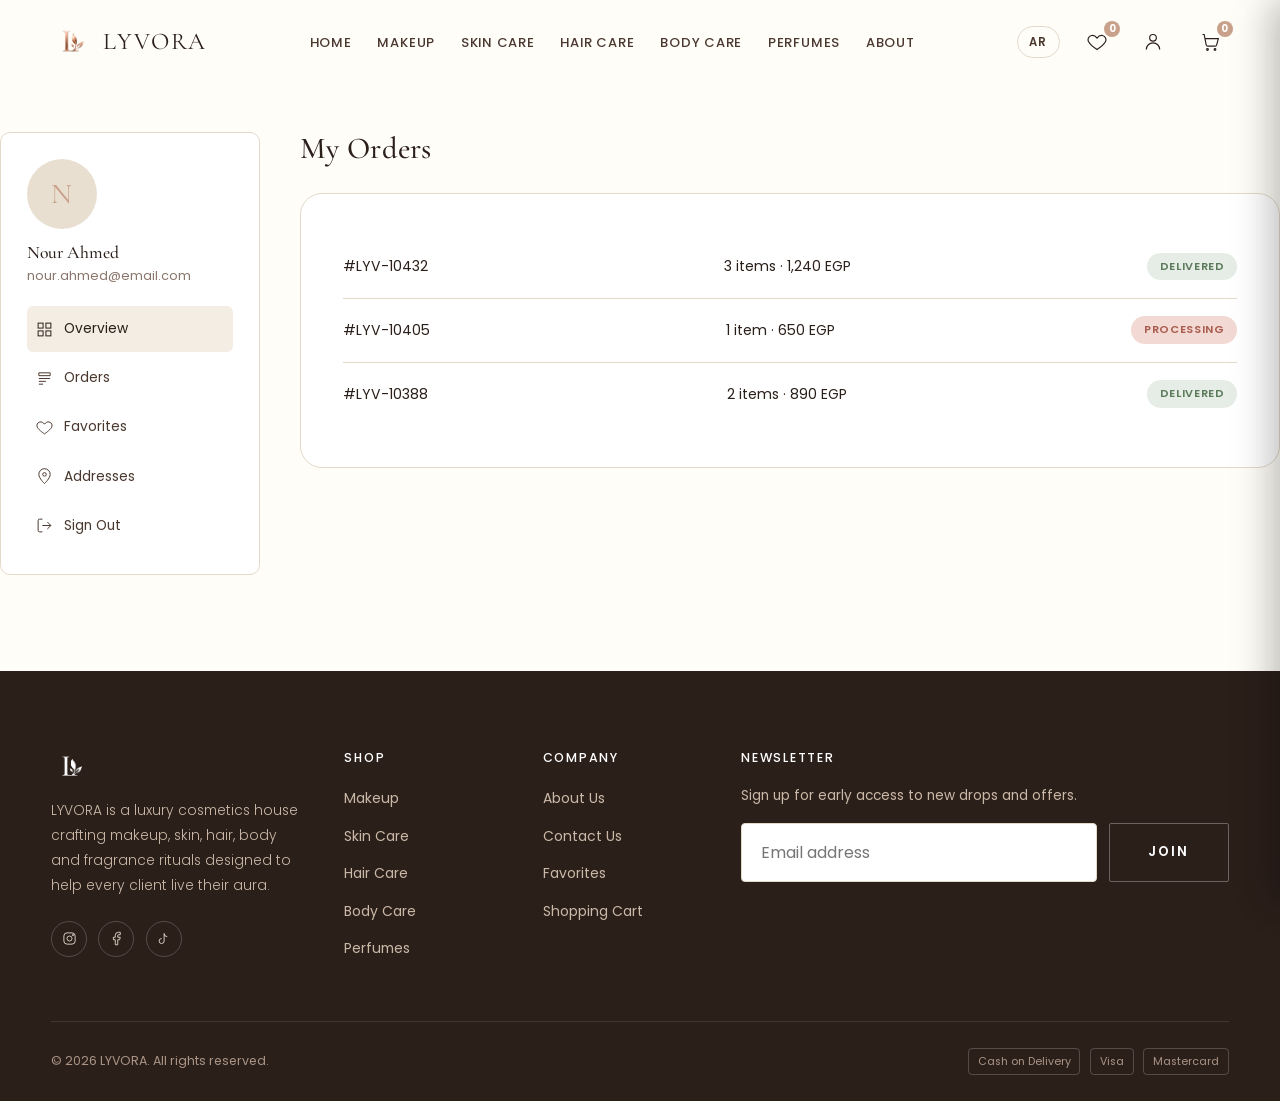
<file: pages/profile.html>
<!DOCTYPE html>
<html lang="en" dir="ltr">
<head>
<meta charset="UTF-8">
<meta name="viewport" content="width=device-width, initial-scale=1.0, viewport-fit=cover">
<title>My Profile | LYVORA</title>
<link rel="icon" href="../assets/images/logo.webp">
<style>.mobile-nav{position:fixed;top:0;right:0;transform:translateX(100%);}@media(max-width:980px){.nav-links{display:none!important;}.hamburger{display:flex!important;}}</style>
<link rel="stylesheet" href="../css/style.css">
</head>
<body data-page="profile">
<div id="loading-screen"><div class="loader-mark"></div></div>

<header class="navbar scrolled">
  <div class="container">
    <a href="../index.html" class="nav-logo"><img src="../assets/images/logo.webp" alt="LYVORA logo"><span>LYVORA</span></a>
    <nav class="nav-links">
      <a href="../index.html">Home</a><a href="makeup.html">Makeup</a><a href="skincare.html">Skin Care</a>
      <a href="haircare.html">Hair Care</a><a href="bodycare.html">Body Care</a><a href="perfumes.html">Perfumes</a>
      <a href="about.html">About</a>
    </nav>
    <div class="nav-actions">
      <button class="lang-switch" aria-label="Switch language"><span class="lang-text">AR</span></button>
      <a href="favorites.html" class="nav-icon-btn" aria-label="Favorites">
        <svg viewBox="0 0 24 24" fill="none" stroke="currentColor" stroke-width="1.4"><path d="M12 21s-7.5-4.9-10.1-9.3C.4 8.7 1.8 5 5.4 4.2 8 3.6 10.3 5 12 7.3 13.7 5 16 3.6 18.6 4.2 22.2 5 23.6 8.7 22.1 11.7 19.5 16.1 12 21 12 21Z"/></svg>
        <span class="nav-badge fav-badge">0</span>
      </a>
      <a href="login.html" class="nav-icon-btn" aria-label="Account"><svg viewBox="0 0 24 24" fill="none" stroke="currentColor" stroke-width="1.4"><path d="M20 21a8 8 0 1 0-16 0"/><circle cx="12" cy="7" r="4"/></svg></a>
      <button class="nav-icon-btn" aria-label="Cart" data-open-cart>
        <svg viewBox="0 0 24 24" fill="none" stroke="currentColor" stroke-width="1.4"><path d="M3 3h2l2.4 12.4a2 2 0 0 0 2 1.6h8.6a2 2 0 0 0 2-1.6L22 8H6"/><circle cx="9" cy="21" r="1"/><circle cx="18" cy="21" r="1"/></svg>
        <span class="nav-badge cart-badge">0</span>
      </button>
      <button class="hamburger" aria-label="Menu"><span></span><span></span><span></span></button>
    </div>
  </div>
</header>
<div id="nav-overlay" class="overlay"></div>
<nav class="mobile-nav">
  <a href="../index.html">Home</a><a href="makeup.html">Makeup</a><a href="skincare.html">Skin Care</a>
  <a href="haircare.html">Hair Care</a><a href="bodycare.html">Body Care</a><a href="perfumes.html">Perfumes</a>
  <a href="about.html">About</a><a href="contact.html">Contact</a>
</nav>

<main id="main" class="page-wrap">
  <div class="container profile-layout">
    <aside class="profile-side">
      <div class="profile-avatar">N</div>
      <h3 style="font-size:1.1rem;margin-bottom:.2rem;">Nour Ahmed</h3>
      <p style="font-size:.8rem;color:var(--c-brown-40);margin-bottom:1.2rem;">nour.ahmed@email.com</p>
      <nav style="display:flex;flex-direction:column;gap:.2rem;">
        <a href="#" class="active"><svg viewBox="0 0 24 24" fill="none" stroke="currentColor" stroke-width="1.4"><rect x="3" y="3" width="7" height="7"/><rect x="14" y="3" width="7" height="7"/><rect x="14" y="14" width="7" height="7"/><rect x="3" y="14" width="7" height="7"/></svg>Overview</a>
        <a href="#orders"><svg viewBox="0 0 24 24" fill="none" stroke="currentColor" stroke-width="1.4"><path d="M4 4h16v4H4zM4 12h16M4 16h10M4 20h6"/></svg>Orders</a>
        <a href="favorites.html"><svg viewBox="0 0 24 24" fill="none" stroke="currentColor" stroke-width="1.4"><path d="M12 21s-7.5-4.9-10.1-9.3C.4 8.7 1.8 5 5.4 4.2 8 3.6 10.3 5 12 7.3 13.7 5 16 3.6 18.6 4.2 22.2 5 23.6 8.7 22.1 11.7 19.5 16.1 12 21 12 21Z"/></svg>Favorites</a>
        <a href="#addresses"><svg viewBox="0 0 24 24" fill="none" stroke="currentColor" stroke-width="1.4"><path d="M12 22s8-7.5 8-13a8 8 0 1 0-16 0c0 5.5 8 13 8 13Z"/><circle cx="12" cy="9" r="2.5"/></svg>Addresses</a>
        <a href="login.html"><svg viewBox="0 0 24 24" fill="none" stroke="currentColor" stroke-width="1.4"><path d="M9 21H5a2 2 0 0 1-2-2V5a2 2 0 0 1 2-2h4M16 17l5-5-5-5M21 12H9"/></svg>Sign Out</a>
      </nav>
    </aside>
    <section>
      <h1 style="font-size:1.9rem;margin-bottom:1.6rem;">My Orders</h1>
      <div class="form-card">
        <div class="order-row"><span>#LYV-10432</span><span>3 items · 1,240 EGP</span><span class="status-pill delivered">Delivered</span></div>
        <div class="order-row"><span>#LYV-10405</span><span>1 item · 650 EGP</span><span class="status-pill processing">Processing</span></div>
        <div class="order-row" style="border-bottom:none;"><span>#LYV-10388</span><span>2 items · 890 EGP</span><span class="status-pill delivered">Delivered</span></div>
      </div>
    </section>
  </div>
</main>

<footer>
  <div class="container">
    <div class="footer-grid">
      <div class="footer-brand">
        <img src="../assets/images/logo.webp" alt="LYVORA">
        <p>LYVORA is a luxury cosmetics house crafting makeup, skin, hair, body and fragrance rituals designed to help every client live their aura.</p>
        <div class="footer-social">
          <a href="#" aria-label="Instagram"><svg viewBox="0 0 24 24" fill="none" stroke="currentColor" stroke-width="1.4"><rect x="3" y="3" width="18" height="18" rx="5"/><circle cx="12" cy="12" r="4"/><circle cx="17.5" cy="6.5" r="1"/></svg></a>
          <a href="#" aria-label="Facebook"><svg viewBox="0 0 24 24" fill="none" stroke="currentColor" stroke-width="1.4"><path d="M18 2h-3a5 5 0 0 0-5 5v3H7v4h3v8h4v-8h3l1-4h-4V7a1 1 0 0 1 1-1h3Z"/></svg></a>
          <a href="#" aria-label="TikTok"><svg viewBox="0 0 24 24" fill="none" stroke="currentColor" stroke-width="1.4"><path d="M9 12a4 4 0 1 0 4 4V4a5 5 0 0 0 5 5"/></svg></a>
        </div>
      </div>
      <div class="footer-col"><h4>Shop</h4><ul>
        <li><a href="makeup.html">Makeup</a></li><li><a href="skincare.html">Skin Care</a></li>
        <li><a href="haircare.html">Hair Care</a></li><li><a href="bodycare.html">Body Care</a></li>
        <li><a href="perfumes.html">Perfumes</a></li></ul></div>
      <div class="footer-col"><h4>Company</h4><ul>
        <li><a href="about.html">About Us</a></li><li><a href="contact.html">Contact Us</a></li>
        <li><a href="favorites.html">Favorites</a></li><li><a href="cart.html">Shopping Cart</a></li></ul></div>
      <div class="footer-col"><h4>Newsletter</h4>
        <p style="font-size:.85rem;color:#cbb9a8;margin-bottom:1rem;">Sign up for early access to new drops and offers.</p>
        <form class="newsletter-form" style="max-width:100%;"><input type="email" placeholder="Email address" required>
          <button type="submit" class="btn btn-outline" style="border-color:rgba(255,255,255,.3);color:#fff;">Join</button></form>
      </div>
    </div>
    <div class="footer-bottom"><span>&copy; 2026 LYVORA. All rights reserved.</span>
      <div class="footer-payments"><span>Cash on Delivery</span><span>Visa</span><span>Mastercard</span></div></div>
  </div>
</footer>

<div id="drawer-overlay" class="overlay"></div>
<aside id="cart-drawer" class="drawer">
  <div class="drawer-head"><h3>Your Bag</h3><button id="drawer-close" class="drawer-close" aria-label="Close cart"><svg viewBox="0 0 24 24" fill="none" stroke="currentColor" stroke-width="1.6"><path d="M18 6 6 18M6 6l12 12"/></svg></button></div>
  <div class="drawer-body" id="drawer-body"></div>
  <div class="drawer-foot" id="drawer-foot">
    <div class="subtotal"><span>Subtotal</span><strong id="drawer-subtotal">0 EGP</strong></div>
    <a href="checkout.html" class="btn btn-primary btn-block">Checkout</a>
    <a href="cart.html" class="btn btn-outline btn-block" style="margin-top:.7rem;">View Cart</a>
  </div>
</aside>

<button id="back-to-top" aria-label="Back to top"><svg viewBox="0 0 24 24" fill="none" stroke="currentColor" stroke-width="1.6"><path d="M12 19V5M5 12l7-7 7 7"/></svg></button>

<script>window.LYVORA_ROOT='../';</script>
<script src="../js/products.js"></script>
<script src="../js/store.js"></script>
<script src="../js/render.js"></script>
<script src="../js/main.js"></script>

</body>
</html>
</file>
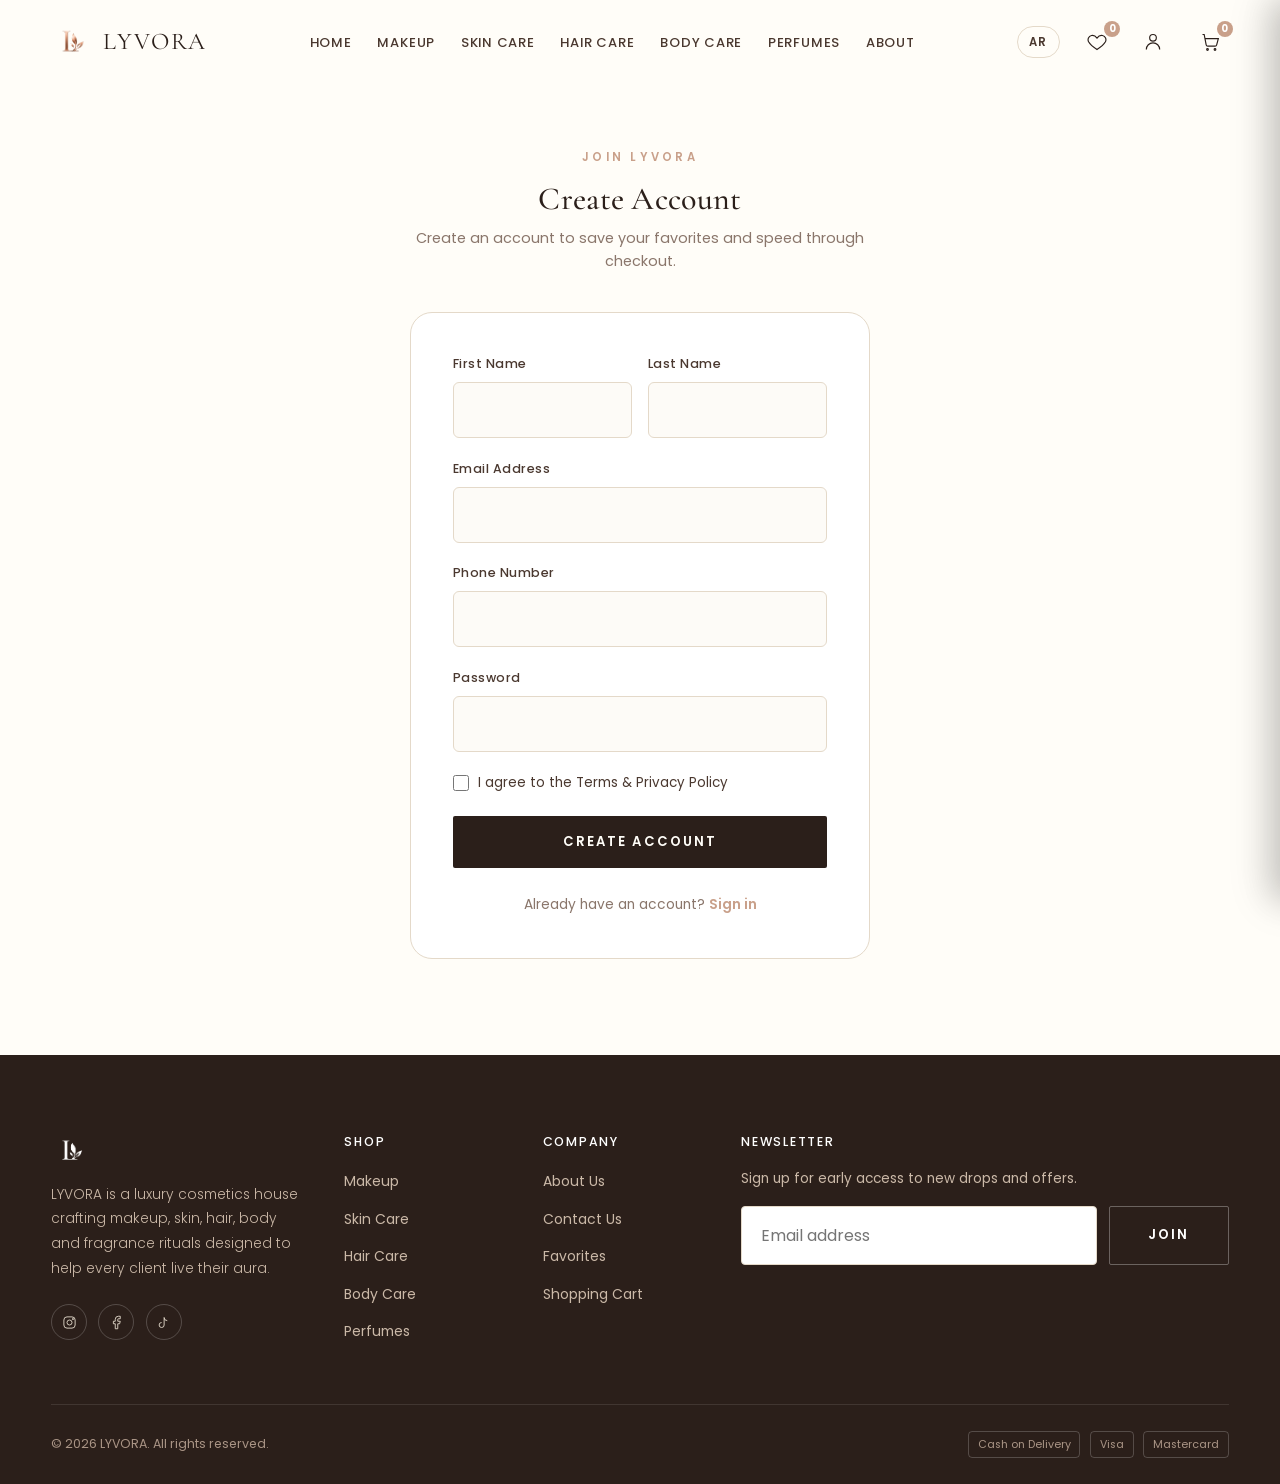
<file: pages/register.html>
<!DOCTYPE html>
<html lang="en" dir="ltr">
<head>
<meta charset="UTF-8">
<meta name="viewport" content="width=device-width, initial-scale=1.0, viewport-fit=cover">
<title>Create Account | LYVORA</title>
<link rel="icon" href="../assets/images/logo.webp">
<style>.mobile-nav{position:fixed;top:0;right:0;transform:translateX(100%);}@media(max-width:980px){.nav-links{display:none!important;}.hamburger{display:flex!important;}}</style>
<link rel="stylesheet" href="../css/style.css">
</head>
<body data-page="register">
<div id="loading-screen"><div class="loader-mark"></div></div>

<header class="navbar scrolled">
  <div class="container">
    <a href="../index.html" class="nav-logo"><img src="../assets/images/logo.webp" alt="LYVORA logo"><span>LYVORA</span></a>
    <nav class="nav-links">
      <a href="../index.html">Home</a><a href="makeup.html">Makeup</a><a href="skincare.html">Skin Care</a>
      <a href="haircare.html">Hair Care</a><a href="bodycare.html">Body Care</a><a href="perfumes.html">Perfumes</a>
      <a href="about.html">About</a>
    </nav>
    <div class="nav-actions">
      <button class="lang-switch" aria-label="Switch language"><span class="lang-text">AR</span></button>
      <a href="favorites.html" class="nav-icon-btn" aria-label="Favorites">
        <svg viewBox="0 0 24 24" fill="none" stroke="currentColor" stroke-width="1.4"><path d="M12 21s-7.5-4.9-10.1-9.3C.4 8.7 1.8 5 5.4 4.2 8 3.6 10.3 5 12 7.3 13.7 5 16 3.6 18.6 4.2 22.2 5 23.6 8.7 22.1 11.7 19.5 16.1 12 21 12 21Z"/></svg>
        <span class="nav-badge fav-badge">0</span>
      </a>
      <a href="login.html" class="nav-icon-btn" aria-label="Account"><svg viewBox="0 0 24 24" fill="none" stroke="currentColor" stroke-width="1.4"><path d="M20 21a8 8 0 1 0-16 0"/><circle cx="12" cy="7" r="4"/></svg></a>
      <button class="nav-icon-btn" aria-label="Cart" data-open-cart>
        <svg viewBox="0 0 24 24" fill="none" stroke="currentColor" stroke-width="1.4"><path d="M3 3h2l2.4 12.4a2 2 0 0 0 2 1.6h8.6a2 2 0 0 0 2-1.6L22 8H6"/><circle cx="9" cy="21" r="1"/><circle cx="18" cy="21" r="1"/></svg>
        <span class="nav-badge cart-badge">0</span>
      </button>
      <button class="hamburger" aria-label="Menu"><span></span><span></span><span></span></button>
    </div>
  </div>
</header>
<div id="nav-overlay" class="overlay"></div>
<nav class="mobile-nav">
  <a href="../index.html">Home</a><a href="makeup.html">Makeup</a><a href="skincare.html">Skin Care</a>
  <a href="haircare.html">Hair Care</a><a href="bodycare.html">Body Care</a><a href="perfumes.html">Perfumes</a>
  <a href="about.html">About</a><a href="contact.html">Contact</a>
</nav>

<main id="main" class="page-wrap">
  <div class="container form-page">
    <span class="eyebrow">Join LYVORA</span>
    <h1>Create Account</h1>
    <p>Create an account to save your favorites and speed through checkout.</p>
    <div class="form-card">
      <form id="register-form" novalidate>
        <div class="field-row">
          <div class="field"><label>First Name</label><input type="text" name="first" required><span class="field-error">Required.</span></div>
          <div class="field"><label>Last Name</label><input type="text" name="last" required><span class="field-error">Required.</span></div>
        </div>
        <div class="field"><label>Email Address</label><input type="email" name="email" required><span class="field-error">Enter a valid email address.</span></div>
        <div class="field"><label>Phone Number</label><input type="tel" name="phone" required pattern="^[0-9+ ]{8,15}$"><span class="field-error">Enter a valid phone number.</span></div>
        <div class="field"><label>Password</label><input type="password" name="password" required minlength="6"><span class="field-error">Password must be at least 6 characters.</span></div>
        <label class="checkbox-row" style="margin-bottom:1.4rem;"><input type="checkbox" required><span>I agree to the Terms &amp; Privacy Policy</span></label>
        <button type="submit" class="btn btn-primary btn-block">Create Account</button>
      </form>
      <p class="form-foot">Already have an account? <a href="login.html">Sign in</a></p>
    </div>
  </div>
</main>

<footer>
  <div class="container">
    <div class="footer-grid">
      <div class="footer-brand">
        <img src="../assets/images/logo.webp" alt="LYVORA">
        <p>LYVORA is a luxury cosmetics house crafting makeup, skin, hair, body and fragrance rituals designed to help every client live their aura.</p>
        <div class="footer-social">
          <a href="#" aria-label="Instagram"><svg viewBox="0 0 24 24" fill="none" stroke="currentColor" stroke-width="1.4"><rect x="3" y="3" width="18" height="18" rx="5"/><circle cx="12" cy="12" r="4"/><circle cx="17.5" cy="6.5" r="1"/></svg></a>
          <a href="#" aria-label="Facebook"><svg viewBox="0 0 24 24" fill="none" stroke="currentColor" stroke-width="1.4"><path d="M18 2h-3a5 5 0 0 0-5 5v3H7v4h3v8h4v-8h3l1-4h-4V7a1 1 0 0 1 1-1h3Z"/></svg></a>
          <a href="#" aria-label="TikTok"><svg viewBox="0 0 24 24" fill="none" stroke="currentColor" stroke-width="1.4"><path d="M9 12a4 4 0 1 0 4 4V4a5 5 0 0 0 5 5"/></svg></a>
        </div>
      </div>
      <div class="footer-col"><h4>Shop</h4><ul>
        <li><a href="makeup.html">Makeup</a></li><li><a href="skincare.html">Skin Care</a></li>
        <li><a href="haircare.html">Hair Care</a></li><li><a href="bodycare.html">Body Care</a></li>
        <li><a href="perfumes.html">Perfumes</a></li></ul></div>
      <div class="footer-col"><h4>Company</h4><ul>
        <li><a href="about.html">About Us</a></li><li><a href="contact.html">Contact Us</a></li>
        <li><a href="favorites.html">Favorites</a></li><li><a href="cart.html">Shopping Cart</a></li></ul></div>
      <div class="footer-col"><h4>Newsletter</h4>
        <p style="font-size:.85rem;color:#cbb9a8;margin-bottom:1rem;">Sign up for early access to new drops and offers.</p>
        <form class="newsletter-form" style="max-width:100%;"><input type="email" placeholder="Email address" required>
          <button type="submit" class="btn btn-outline" style="border-color:rgba(255,255,255,.3);color:#fff;">Join</button></form>
      </div>
    </div>
    <div class="footer-bottom"><span>&copy; 2026 LYVORA. All rights reserved.</span>
      <div class="footer-payments"><span>Cash on Delivery</span><span>Visa</span><span>Mastercard</span></div></div>
  </div>
</footer>

<div id="drawer-overlay" class="overlay"></div>
<aside id="cart-drawer" class="drawer">
  <div class="drawer-head"><h3>Your Bag</h3><button id="drawer-close" class="drawer-close" aria-label="Close cart"><svg viewBox="0 0 24 24" fill="none" stroke="currentColor" stroke-width="1.6"><path d="M18 6 6 18M6 6l12 12"/></svg></button></div>
  <div class="drawer-body" id="drawer-body"></div>
  <div class="drawer-foot" id="drawer-foot">
    <div class="subtotal"><span>Subtotal</span><strong id="drawer-subtotal">0 EGP</strong></div>
    <a href="checkout.html" class="btn btn-primary btn-block">Checkout</a>
    <a href="cart.html" class="btn btn-outline btn-block" style="margin-top:.7rem;">View Cart</a>
  </div>
</aside>

<button id="back-to-top" aria-label="Back to top"><svg viewBox="0 0 24 24" fill="none" stroke="currentColor" stroke-width="1.6"><path d="M12 19V5M5 12l7-7 7 7"/></svg></button>

<script>window.LYVORA_ROOT='../';</script>
<script src="../js/products.js"></script>
<script src="../js/store.js"></script>
<script src="../js/render.js"></script>
<script src="../js/main.js"></script>

<script>
document.getElementById('register-form').addEventListener('submit', (e)=>{
  e.preventDefault();
  let valid = true;
  e.target.querySelectorAll('[required]').forEach(input=>{
    const field = input.closest('.field');
    const ok = input.type==='checkbox' ? input.checked : input.checkValidity();
    if(!ok){ valid=false; field?.classList.add('invalid'); } else field?.classList.remove('invalid');
  });
  if(!valid){ lyToast('Please complete all required fields.', 'error'); return; }
  lyToast('Account created — welcome to LYVORA!', 'success');
  setTimeout(()=> window.location.href='profile.html', 1000);
});
</script>

</body>
</html>
</file>
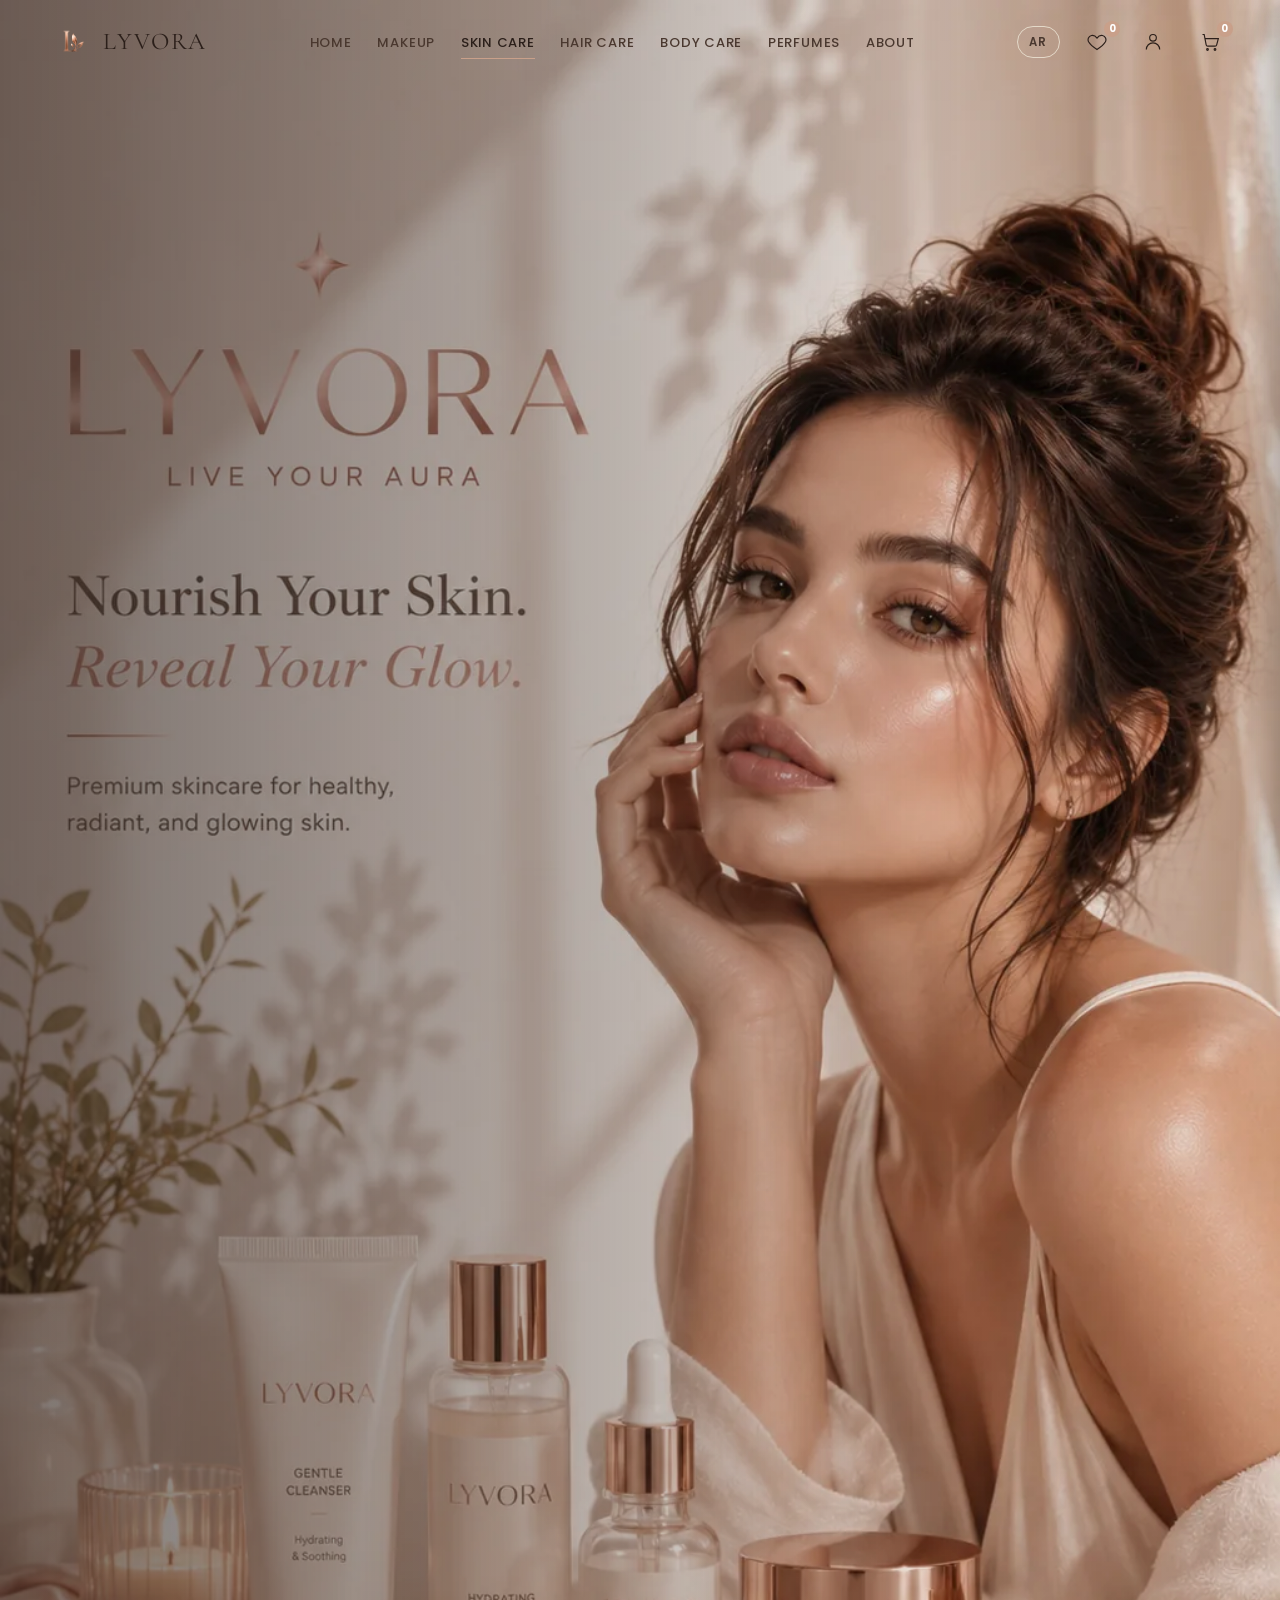
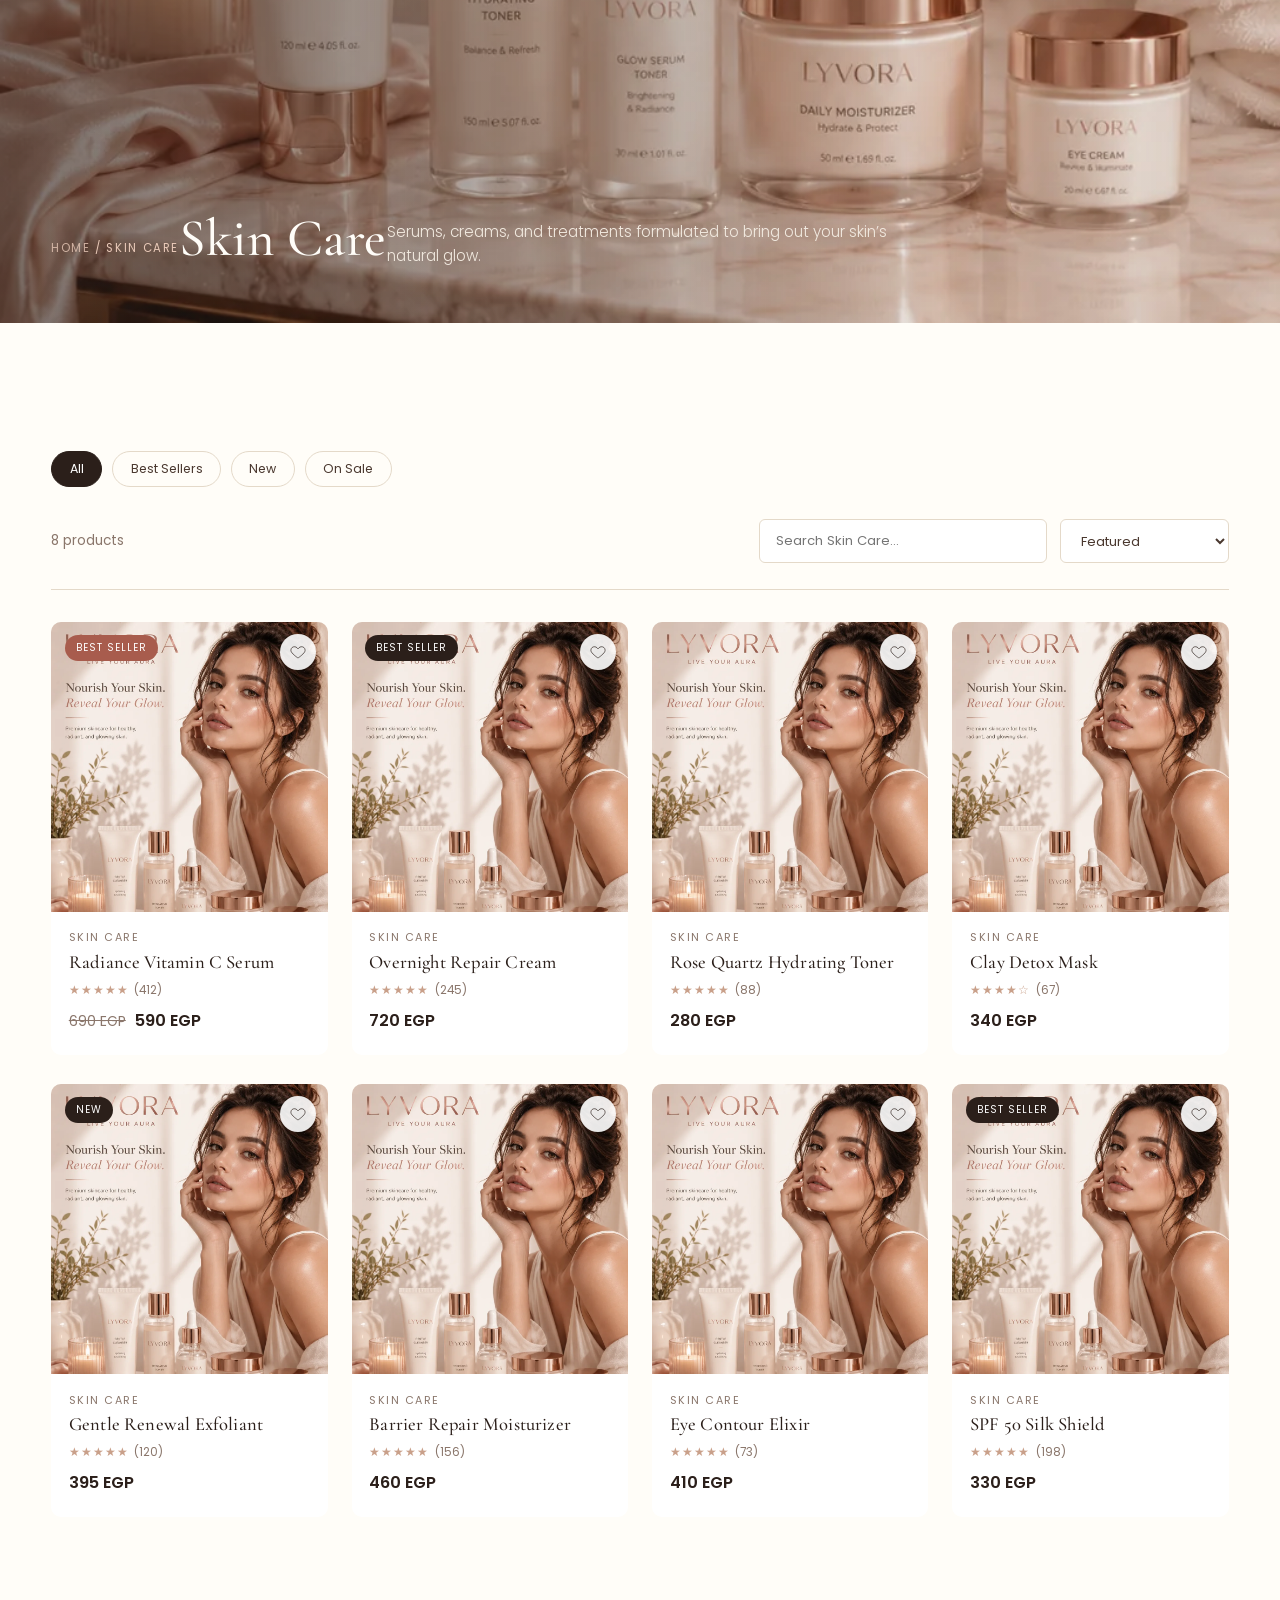
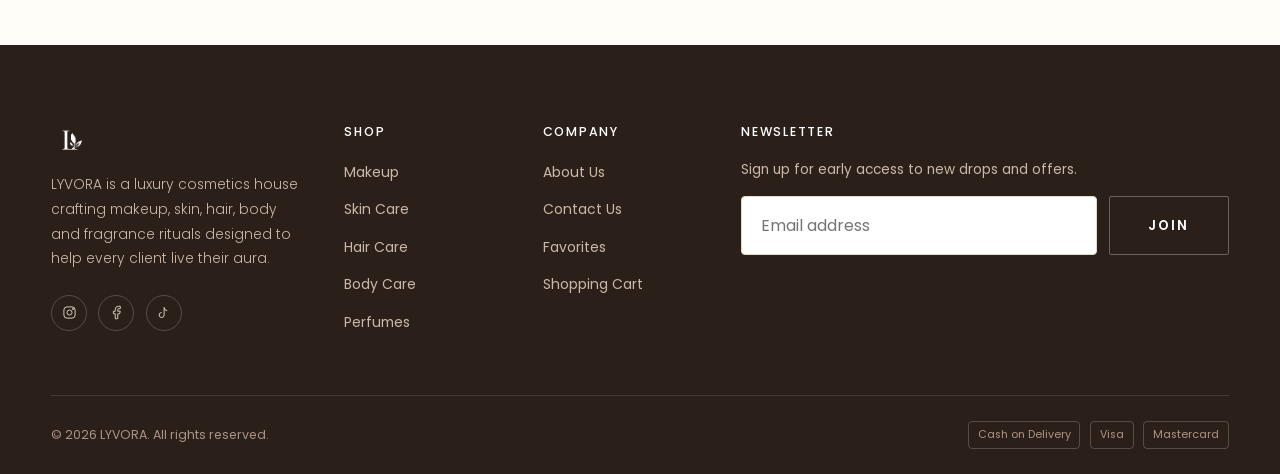
<file: pages/skincare.html>
<!DOCTYPE html>
<html lang="en" dir="ltr">
<head>
<meta charset="UTF-8">
<meta name="viewport" content="width=device-width, initial-scale=1.0, viewport-fit=cover">
<title>Skin Care | LYVORA</title>
<meta name="description" content="Shop LYVORA Skin Care — radiance, one ritual at a time.">
<link rel="icon" href="../assets/images/logo.webp">
<style>.mobile-nav{position:fixed;top:0;right:0;transform:translateX(100%);}@media(max-width:980px){.nav-links{display:none!important;}.hamburger{display:flex!important;}}</style>
<link rel="stylesheet" href="../css/style.css">
</head>
<body data-page="category" data-category="skincare">
<div id="loading-screen"><div class="loader-mark"></div></div>

<header class="navbar scrolled">
  <div class="container">
    <a href="../index.html" class="nav-logo">
      <img src="../assets/images/logo.webp" alt="LYVORA logo">
      <span>LYVORA</span>
    </a>
    <nav class="nav-links">
      <a href="../index.html">Home</a>
      <a href="makeup.html" class="">Makeup</a>
      <a href="skincare.html" class="active">Skin Care</a>
      <a href="haircare.html" class="">Hair Care</a>
      <a href="bodycare.html" class="">Body Care</a>
      <a href="perfumes.html" class="">Perfumes</a>
      <a href="about.html">About</a>
    </nav>
    <div class="nav-actions">
      <button class="lang-switch" aria-label="Switch language"><span class="lang-text">AR</span></button>
      <a href="favorites.html" class="nav-icon-btn" aria-label="Favorites">
        <svg viewBox="0 0 24 24" fill="none" stroke="currentColor" stroke-width="1.4"><path d="M12 21s-7.5-4.9-10.1-9.3C.4 8.7 1.8 5 5.4 4.2 8 3.6 10.3 5 12 7.3 13.7 5 16 3.6 18.6 4.2 22.2 5 23.6 8.7 22.1 11.7 19.5 16.1 12 21 12 21Z"/></svg>
        <span class="nav-badge fav-badge">0</span>
      </a>
      <a href="login.html" class="nav-icon-btn" aria-label="Account">
        <svg viewBox="0 0 24 24" fill="none" stroke="currentColor" stroke-width="1.4"><path d="M20 21a8 8 0 1 0-16 0"/><circle cx="12" cy="7" r="4"/></svg>
      </a>
      <button class="nav-icon-btn" aria-label="Cart" data-open-cart>
        <svg viewBox="0 0 24 24" fill="none" stroke="currentColor" stroke-width="1.4"><path d="M3 3h2l2.4 12.4a2 2 0 0 0 2 1.6h8.6a2 2 0 0 0 2-1.6L22 8H6"/><circle cx="9" cy="21" r="1"/><circle cx="18" cy="21" r="1"/></svg>
        <span class="nav-badge cart-badge">0</span>
      </button>
      <button class="hamburger" aria-label="Menu"><span></span><span></span><span></span></button>
    </div>
  </div>
</header>
<div id="nav-overlay" class="overlay"></div>
<nav class="mobile-nav">
  <a href="../index.html">Home</a>
  <a href="makeup.html">Makeup</a>
  <a href="skincare.html">Skin Care</a>
  <a href="haircare.html">Hair Care</a>
  <a href="bodycare.html">Body Care</a>
  <a href="perfumes.html">Perfumes</a>
  <a href="about.html">About</a>
  <a href="contact.html">Contact</a>
</nav>

<main id="main" class="page-wrap" style="padding-top:0">
  <section class="page-hero">
    <img class="hero-bg" src="../assets/images/background_skincare.webp" alt="Skin Care" fetchpriority="high">
    <div class="hero-overlay"></div>
    <div class="container page-hero-content">
      <div class="breadcrumb"><a href="../index.html">Home</a> / Skin Care</div>
      <h1>Skin Care</h1>
      <p>Serums, creams, and treatments formulated to bring out your skin’s natural glow.</p>
    </div>
  </section>

  <section class="section">
    <div class="container">
      <div class="filter-bar" id="filter-bar">
        <button class="filter-chip active" data-filter="all">All</button>
        <button class="filter-chip" data-filter="bestseller">Best Sellers</button>
        <button class="filter-chip" data-filter="new">New</button>
        <button class="filter-chip" data-filter="sale">On Sale</button>
      </div>
      <div class="product-toolbar">
        <span class="result-count" id="result-count"></span>
        <div class="toolbar-controls">
          <input type="search" class="input-field" id="search-input" placeholder="Search Skin Care...">
          <select class="select-field" id="sort-select">
            <option value="featured">Featured</option>
            <option value="price-asc">Price: Low to High</option>
            <option value="price-desc">Price: High to Low</option>
            <option value="rating">Top Rated</option>
          </select>
        </div>
      </div>
      <div class="product-grid" id="product-grid"></div>
    </div>
  </section>
</main>

<footer>
  <div class="container">
    <div class="footer-grid">
      <div class="footer-brand">
        <img src="../assets/images/logo.webp" alt="LYVORA">
        <p>LYVORA is a luxury cosmetics house crafting makeup, skin, hair, body and fragrance rituals designed to help every client live their aura.</p>
        <div class="footer-social">
          <a href="#" aria-label="Instagram"><svg viewBox="0 0 24 24" fill="none" stroke="currentColor" stroke-width="1.4"><rect x="3" y="3" width="18" height="18" rx="5"/><circle cx="12" cy="12" r="4"/><circle cx="17.5" cy="6.5" r="1"/></svg></a>
          <a href="#" aria-label="Facebook"><svg viewBox="0 0 24 24" fill="none" stroke="currentColor" stroke-width="1.4"><path d="M18 2h-3a5 5 0 0 0-5 5v3H7v4h3v8h4v-8h3l1-4h-4V7a1 1 0 0 1 1-1h3Z"/></svg></a>
          <a href="#" aria-label="TikTok"><svg viewBox="0 0 24 24" fill="none" stroke="currentColor" stroke-width="1.4"><path d="M9 12a4 4 0 1 0 4 4V4a5 5 0 0 0 5 5"/></svg></a>
        </div>
      </div>
      <div class="footer-col">
        <h4>Shop</h4>
        <ul>
          <li><a href="makeup.html">Makeup</a></li>
          <li><a href="skincare.html">Skin Care</a></li>
          <li><a href="haircare.html">Hair Care</a></li>
          <li><a href="bodycare.html">Body Care</a></li>
          <li><a href="perfumes.html">Perfumes</a></li>
        </ul>
      </div>
      <div class="footer-col">
        <h4>Company</h4>
        <ul>
          <li><a href="about.html">About Us</a></li>
          <li><a href="contact.html">Contact Us</a></li>
          <li><a href="favorites.html">Favorites</a></li>
          <li><a href="cart.html">Shopping Cart</a></li>
        </ul>
      </div>
      <div class="footer-col">
        <h4>Newsletter</h4>
        <p style="font-size:.85rem;color:#cbb9a8;margin-bottom:1rem;">Sign up for early access to new drops and offers.</p>
        <form class="newsletter-form" style="max-width:100%;">
          <input type="email" placeholder="Email address" required>
          <button type="submit" class="btn btn-outline" style="border-color:rgba(255,255,255,.3);color:#fff;">Join</button>
        </form>
      </div>
    </div>
    <div class="footer-bottom">
      <span>&copy; 2026 LYVORA. All rights reserved.</span>
      <div class="footer-payments"><span>Cash on Delivery</span><span>Visa</span><span>Mastercard</span></div>
    </div>
  </div>
</footer>

<div id="drawer-overlay" class="overlay"></div>
<aside id="cart-drawer" class="drawer">
  <div class="drawer-head"><h3>Your Bag</h3><button id="drawer-close" class="drawer-close" aria-label="Close cart"><svg viewBox="0 0 24 24" fill="none" stroke="currentColor" stroke-width="1.6"><path d="M18 6 6 18M6 6l12 12"/></svg></button></div>
  <div class="drawer-body" id="drawer-body"></div>
  <div class="drawer-foot" id="drawer-foot">
    <div class="subtotal"><span>Subtotal</span><strong id="drawer-subtotal">0 EGP</strong></div>
    <a href="checkout.html" class="btn btn-primary btn-block">Checkout</a>
    <a href="cart.html" class="btn btn-outline btn-block" style="margin-top:.7rem;">View Cart</a>
  </div>
</aside>

<button id="back-to-top" aria-label="Back to top"><svg viewBox="0 0 24 24" fill="none" stroke="currentColor" stroke-width="1.6"><path d="M12 19V5M5 12l7-7 7 7"/></svg></button>

<script>window.LYVORA_ROOT='../';</script>
<script src="../js/products.js"></script>
<script src="../js/store.js"></script>
<script src="../js/render.js"></script>
<script src="../js/main.js"></script>
<script>
document.addEventListener('DOMContentLoaded', ()=>{
  const CAT = 'skincare';
  let items = lyByCategory(CAT);
  let activeFilter = 'all';
  let searchTerm = '';
  let sortMode = 'featured';

  function apply(){
    let list = lyByCategory(CAT);
    if(activeFilter==='bestseller') list = list.filter(p=>p.badge==='Best Seller');
    if(activeFilter==='new') list = list.filter(p=>p.badge==='New');
    if(activeFilter==='sale') list = list.filter(p=>p.oldPrice);
    if(searchTerm) list = list.filter(p=>p.name.toLowerCase().includes(searchTerm));
    if(sortMode==='price-asc') list = [...list].sort((a,b)=>a.price-b.price);
    if(sortMode==='price-desc') list = [...list].sort((a,b)=>b.price-a.price);
    if(sortMode==='rating') list = [...list].sort((a,b)=>b.rating-a.rating);
    document.getElementById('result-count').textContent = list.length + ' products';
    lyRenderGrid('#product-grid', list, {reveal:true});
  }

  document.querySelectorAll('.filter-chip').forEach(chip=>{
    chip.addEventListener('click', ()=>{
      document.querySelectorAll('.filter-chip').forEach(c=>c.classList.remove('active'));
      chip.classList.add('active');
      activeFilter = chip.dataset.filter;
      apply();
    });
  });
  document.getElementById('search-input').addEventListener('input', (e)=>{
    searchTerm = e.target.value.trim().toLowerCase();
    apply();
  });
  document.getElementById('sort-select').addEventListener('change', (e)=>{
    sortMode = e.target.value;
    apply();
  });

  apply();
});
</script>
</body>
</html>
</file>
<file: css/style.css>
/* ==========================================================================
   LYVORA — Luxury Cosmetics Store
   Design System & Base Styles
   ========================================================================== */

@import url('https://fonts.googleapis.com/css2?family=Cormorant+Garamond:ital,wght@0,300;0,400;0,500;0,600;0,700;1,400&family=Poppins:wght@300;400;500;600;700&display=swap');

:root{
  /* ---- Palette ---- */
  --c-white:#ffffff;
  --c-cream:#fffdf8;
  --c-beige:#f4ede3;
  --c-beige-dark:#e9dfd0;
  --c-rose-gold:#c9a08a;
  --c-rose-gold-light:#e8c9b8;
  --c-soft-pink:#f3d9d4;
  --c-dark-brown:#2b1f1a;
  --c-brown-70:#4a382f;
  --c-brown-40:#8a766b;
  --c-line:#e4d9c9;
  --c-gold-grad: linear-gradient(120deg,#b98a63 0%,#e9cba9 45%,#c9a08a 75%,#b98a63 100%);
  --c-success:#5c7a5c;
  --c-error:#a85c4d;

  /* ---- Type ---- */
  --f-display:'Cormorant Garamond', serif;
  --f-body:'Poppins', sans-serif;

  /* ---- Spacing ---- */
  --space-xs: .5rem;
  --space-sm: 1rem;
  --space-md: 1.75rem;
  --space-lg: 3rem;
  --space-xl: 5rem;
  --space-2xl: 8rem;

  /* ---- Layout ---- */
  --max-w: 1360px;
  --radius-sm: 4px;
  --radius-md: 10px;
  --radius-lg: 22px;
  --nav-h: 84px;

  /* ---- Motion ---- */
  --ease: cubic-bezier(.22,.61,.36,1);
  --ease-soft: cubic-bezier(.4,0,.2,1);
  --dur-fast: .25s;
  --dur-med: .55s;
  --dur-slow: 1s;

  --shadow-soft: 0 10px 40px -12px rgba(43,31,26,.16);
  --shadow-card: 0 6px 24px -8px rgba(43,31,26,.14);
  --shadow-lift: 0 24px 60px -18px rgba(43,31,26,.28);
}

/* ---- Reset ---- */
*,*::before,*::after{box-sizing:border-box;margin:0;padding:0;}
html{scroll-behavior:smooth;-webkit-text-size-adjust:100%;}
html,body{overflow-x:hidden;max-width:100%;}
body{
  font-family:var(--f-body);
  color:var(--c-dark-brown);
  background:var(--c-cream);
  line-height:1.6;
  -webkit-font-smoothing:antialiased;
  min-height:100vh;
}
img{max-width:100%;display:block;}
a{text-decoration:none;color:inherit;}
ul{list-style:none;}
button{font-family:inherit;cursor:pointer;border:none;background:none;color:inherit;}
input,select,textarea{font-family:inherit;font-size:1rem;}
h1,h2,h3,h4,h5{font-family:var(--f-display);font-weight:500;line-height:1.15;letter-spacing:.01em;}
::selection{background:var(--c-rose-gold-light);color:var(--c-dark-brown);}

/* Respect reduced motion */
@media (prefers-reduced-motion: reduce){
  *,*::before,*::after{animation-duration:.001ms !important;animation-iteration-count:1 !important;transition-duration:.001ms !important;scroll-behavior:auto !important;}
}

/* ---- Utility ---- */
.container{width:100%;max-width:var(--max-w);margin:0 auto;padding:0 clamp(1.25rem,4vw,3.5rem);}
.eyebrow{
  font-family:var(--f-body);
  font-size:.72rem;
  letter-spacing:.28em;
  text-transform:uppercase;
  color:var(--c-rose-gold);
  font-weight:600;
  display:inline-block;
  margin-bottom:.9rem;
}
.section-head{text-align:center;max-width:640px;margin:0 auto var(--space-lg);}
.section-head h2{font-size:clamp(2rem,4vw,2.9rem);color:var(--c-dark-brown);}
.section-head p{color:var(--c-brown-40);margin-top:.9rem;font-size:1rem;font-weight:300;}
.section{padding:var(--space-2xl) 0;}
.section--tight{padding:var(--space-xl) 0;}

.btn{
  display:inline-flex;align-items:center;justify-content:center;gap:.6rem;
  padding:1rem 2.4rem;
  font-size:.82rem;
  letter-spacing:.16em;
  text-transform:uppercase;
  font-weight:600;
  border-radius:2px;
  position:relative;
  overflow:hidden;
  transition:transform var(--dur-fast) var(--ease-soft), box-shadow var(--dur-fast) var(--ease-soft), background var(--dur-fast);
  white-space:nowrap;
}
.btn-primary{background:var(--c-dark-brown);color:var(--c-cream);}
.btn-primary:hover{transform:translateY(-2px);box-shadow:var(--shadow-lift);}
.btn-outline{background:transparent;color:var(--c-dark-brown);border:1px solid var(--c-dark-brown);}
.btn-outline:hover{background:var(--c-dark-brown);color:var(--c-cream);}
.btn-gold{background:var(--c-gold-grad);background-size:220% 100%;color:#fff;}
.btn-gold:hover{background-position:100% 0;transform:translateY(-2px);box-shadow:var(--shadow-lift);}
.btn-block{width:100%;}
.btn[disabled]{opacity:.45;cursor:not-allowed;pointer-events:none;}

/* Ripple */
.ripple{position:absolute;border-radius:50%;transform:scale(0);background:rgba(255,255,255,.55);animation:ripple .6s var(--ease-soft);pointer-events:none;}
@keyframes ripple{to{transform:scale(3.2);opacity:0;}}

/* ---- Loading Screen (first paint, ultra-light) ---- */
#loading-screen{
  position:fixed;inset:0;z-index:9999;background:var(--c-cream);
  display:flex;align-items:center;justify-content:center;
  transition:opacity .5s var(--ease-soft), visibility .5s;
}
#loading-screen.hide{opacity:0;visibility:hidden;pointer-events:none;}
.loader-mark{width:46px;height:46px;position:relative;}
.loader-mark::before,.loader-mark::after{
  content:'';position:absolute;inset:0;border-radius:50%;
  border:1px solid var(--c-rose-gold);opacity:.5;
}
.loader-mark::after{animation:loader-pulse 1.4s var(--ease) infinite;}
@keyframes loader-pulse{0%{transform:scale(.4);opacity:.9;}100%{transform:scale(1.6);opacity:0;}}

/* ---- Splash Screen ---- */
#splash{
  position:fixed;inset:0;z-index:10000;
  background:#FFFDF8;
  display:flex;align-items:center;justify-content:center;
  overflow:hidden;
}
#splash.splash-out{animation:splashOut .7s var(--ease-soft) forwards;}
@keyframes splashOut{to{opacity:0;visibility:hidden;}}
.splash-inner{position:relative;text-align:center;display:flex;flex-direction:column;align-items:center;}
.splash-glow{
  position:absolute;left:50%;top:50%;width:420px;height:420px;
  transform:translate(-50%,-50%);
  background:radial-gradient(circle,rgba(201,160,138,.35) 0%,rgba(201,160,138,0) 70%);
  opacity:0;animation:glowIn 2.2s var(--ease-soft) forwards .2s;
  border-radius:50%;
}
@keyframes glowIn{0%{opacity:0;transform:translate(-50%,-50%) scale(.7);}100%{opacity:1;transform:translate(-50%,-50%) scale(1);}}
.splash-logo-wrap{position:relative;width:150px;height:auto;opacity:0;filter:blur(6px);transform:scale(.8);
  animation:logoIn 1.1s var(--ease-soft) forwards .25s;}
@keyframes logoIn{to{opacity:1;filter:blur(0);transform:scale(1);}}
.splash-logo-wrap img{width:100%;height:auto;}
.splash-shine{
  position:absolute;inset:0;
  background:linear-gradient(115deg,transparent 30%,rgba(255,255,255,.85) 48%,transparent 65%);
  background-size:250% 100%;background-position:150% 0;
  mix-blend-mode:screen;
  animation:shineSweep 1.3s ease-in-out forwards 1.3s;
}
@keyframes shineSweep{to{background-position:-50% 0;}}
.splash-tagline{
  margin-top:1.4rem;font-family:var(--f-display);font-style:italic;
  font-size:1.05rem;letter-spacing:.34em;text-transform:uppercase;color:var(--c-brown-40);
  opacity:0;animation:tagIn .9s var(--ease-soft) forwards 1.5s;
}
@keyframes tagIn{to{opacity:1;}}
.sparkle{position:absolute;width:4px;height:4px;border-radius:50%;background:var(--c-rose-gold);opacity:0;
  animation:sparkleMove 2.4s ease-in-out forwards;}
@keyframes sparkleMove{
  0%{opacity:0;transform:translate(0,0) scale(.4);}
  35%{opacity:.9;}
  100%{opacity:0;transform:translate(var(--sx,20px),var(--sy,-30px)) scale(1);}
}

/* ==========================================================================
   NAVBAR
   ========================================================================== */
.navbar{
  position:fixed;top:0;left:0;right:0;z-index:1000;
  height:var(--nav-h);
  display:flex;align-items:center;
  transition:background var(--dur-med) var(--ease-soft), box-shadow var(--dur-med), height var(--dur-med), backdrop-filter var(--dur-med);
  background:transparent;
}
.navbar.scrolled{
  height:70px;
  background:rgba(255,253,248,.72);
  backdrop-filter:blur(16px) saturate(160%);
  -webkit-backdrop-filter:blur(16px) saturate(160%);
  box-shadow:0 1px 0 rgba(43,31,26,.06), 0 12px 30px -20px rgba(43,31,26,.2);
}
.navbar .container{display:flex;align-items:center;justify-content:space-between;gap:1.5rem;height:100%;}
.nav-logo{display:flex;align-items:center;gap:.6rem;flex-shrink:0;}
.nav-logo img{height:34px;width:auto;}
.nav-logo span{font-family:var(--f-display);font-size:1.5rem;letter-spacing:.08em;color:var(--c-dark-brown);}
.nav-links{display:flex;align-items:center;gap:clamp(1rem,2vw,2.1rem);}
.nav-links a{
  font-size:.82rem;letter-spacing:.06em;text-transform:uppercase;font-weight:500;
  color:var(--c-brown-70);position:relative;padding:.4rem 0;
  transition:color var(--dur-fast);
}
.nav-links a::after{
  content:'';position:absolute;left:0;bottom:0;width:0;height:1px;background:var(--c-rose-gold);
  transition:width var(--dur-fast) var(--ease-soft);
}
.nav-links a:hover,.nav-links a.active{color:var(--c-dark-brown);}
.nav-links a:hover::after,.nav-links a.active::after{width:100%;}
.nav-actions{display:flex;align-items:center;gap:1.15rem;}
.nav-icon-btn{
  position:relative;display:flex;align-items:center;justify-content:center;
  width:38px;height:38px;color:var(--c-dark-brown);transition:transform var(--dur-fast);
}
.nav-icon-btn:hover{transform:translateY(-2px);}
.nav-icon-btn svg{width:20px;height:20px;stroke-width:1.4;}
.nav-badge{
  position:absolute;top:-2px;right:-4px;min-width:16px;height:16px;padding:0 3px;
  border-radius:50%;background:var(--c-rose-gold);color:#fff;font-size:.62rem;
  display:flex;align-items:center;justify-content:center;font-weight:700;
}
.lang-switch{
  font-size:.72rem;letter-spacing:.1em;font-weight:600;color:var(--c-brown-70);
  border:1px solid var(--c-line);padding:.4rem .7rem;border-radius:20px;
  display:flex;align-items:center;gap:.3rem;transition:all var(--dur-fast);
}
.lang-switch:hover{border-color:var(--c-rose-gold);color:var(--c-dark-brown);}
.hamburger{display:none;flex-direction:column;gap:5px;width:26px;z-index:1200;}
.hamburger span{display:block;height:1px;background:var(--c-dark-brown);transition:all var(--dur-fast) var(--ease-soft);}
.hamburger.active span:nth-child(1){transform:translateY(6px) rotate(45deg);}
.hamburger.active span:nth-child(2){opacity:0;}
.hamburger.active span:nth-child(3){transform:translateY(-6px) rotate(-45deg);}

/* ==========================================================================
   HERO
   ========================================================================== */
.hero{
  position:relative;width:100%;overflow:hidden;background:var(--c-dark-brown);
}
.hero-bg{
  display:block;width:100%;height:auto;
  animation:heroZoom 14s var(--ease-soft) forwards;
}
@keyframes heroZoom{from{transform:scale(1.12);}to{transform:scale(1);}}
.hero > .container{
  position:absolute;inset:0;z-index:2;display:flex;align-items:center;
}
.hero-overlay{
  position:absolute;inset:0;
  background:linear-gradient(90deg, rgba(43,31,26,.62) 0%, rgba(43,31,26,.32) 45%, rgba(43,31,26,.08) 75%);
}
.hero-content{position:relative;z-index:2;color:var(--c-cream);max-width:620px;}
.hero-lyvora{
  font-family:var(--f-display);font-size:clamp(2.6rem,6.4vw,4.6rem);letter-spacing:.05em;
  opacity:0;animation:heroFade .9s var(--ease-soft) forwards .3s;
}
.hero-aura{
  font-size:.78rem;letter-spacing:.42em;text-transform:uppercase;color:var(--c-rose-gold-light);
  margin:.6rem 0 1.6rem;font-weight:500;
  opacity:0;animation:heroFade .9s var(--ease-soft) forwards .55s;
}
.hero-content h1{font-size:clamp(1.7rem,3.2vw,2.6rem);font-weight:400;line-height:1.28;margin-bottom:1.1rem;
  opacity:0;animation:heroFade .9s var(--ease-soft) forwards .8s;}
.hero-content p{font-weight:300;color:#f1e9df;max-width:460px;margin-bottom:2.1rem;font-size:.98rem;
  opacity:0;animation:heroFade .9s var(--ease-soft) forwards 1.05s;}
.hero-content .btn{opacity:0;animation:heroFade .9s var(--ease-soft) forwards 1.3s;}
@keyframes heroFade{from{opacity:0;transform:translateY(22px);}to{opacity:1;transform:translateY(0);}}
.hero-scroll{
  position:absolute;bottom:2.2rem;left:50%;transform:translateX(-50%);z-index:2;
  color:var(--c-cream);display:flex;flex-direction:column;align-items:center;gap:.5rem;
  opacity:.85;font-size:.65rem;letter-spacing:.24em;text-transform:uppercase;
}
.hero-scroll .line{width:1px;height:34px;background:linear-gradient(#fff,transparent);animation:scrollLine 1.8s ease-in-out infinite;}
@keyframes scrollLine{0%{transform:scaleY(0);transform-origin:top;}50%{transform:scaleY(1);transform-origin:top;}51%{transform-origin:bottom;}100%{transform:scaleY(0);transform-origin:bottom;}}

/* Section hero (category pages) */
.page-hero{
  position:relative;width:100%;overflow:hidden;background:var(--c-dark-brown);
}
.page-hero .hero-bg{animation:heroZoom 10s var(--ease-soft) forwards;}
.page-hero > .container{
  position:absolute;inset:0;z-index:2;display:flex;align-items:flex-end;
}
.page-hero-content{position:relative;z-index:2;color:var(--c-cream);padding-bottom:3.4rem;width:100%;}
.breadcrumb{font-size:.72rem;letter-spacing:.14em;text-transform:uppercase;color:var(--c-rose-gold-light);margin-bottom:.7rem;}
.breadcrumb a{color:var(--c-rose-gold-light);opacity:.8;}
.breadcrumb a:hover{opacity:1;text-decoration:underline;}
.page-hero h1{font-size:clamp(2.1rem,4.6vw,3.3rem);}
.page-hero p{color:#f1e9df;font-weight:300;margin-top:.6rem;max-width:520px;font-size:.95rem;}

/* ==========================================================================
   CATEGORIES
   ========================================================================== */
.cat-grid{display:grid;grid-template-columns:repeat(5,1fr);gap:1.4rem;}
.cat-card{
  position:relative;border-radius:var(--radius-lg);overflow:hidden;aspect-ratio:3/4;
  background:var(--c-beige);
  transition:transform var(--dur-med) var(--ease-soft), box-shadow var(--dur-med);
}
.cat-card:hover{transform:translateY(-8px);box-shadow:var(--shadow-lift);}
.cat-card img{position:absolute;inset:0;width:100%;height:100%;object-fit:cover;transition:transform 1s var(--ease-soft);}
.cat-card:hover img{transform:scale(1.08);}
.cat-card::after{content:'';position:absolute;inset:0;background:linear-gradient(180deg,rgba(43,31,26,0) 40%,rgba(43,31,26,.72) 100%);}
.cat-card-label{position:absolute;left:0;right:0;bottom:1.3rem;z-index:2;text-align:center;color:#fff;}
.cat-card-label span{display:block;font-size:.68rem;letter-spacing:.2em;text-transform:uppercase;opacity:.8;margin-top:.25rem;}
.cat-card-label h3{font-size:1.35rem;}

/* ==========================================================================
   PRODUCT GRID / CARDS
   ========================================================================== */
.product-toolbar{
  display:flex;align-items:center;justify-content:space-between;flex-wrap:wrap;gap:1rem;
  padding-bottom:1.6rem;margin-bottom:2rem;border-bottom:1px solid var(--c-line);
}
.result-count{font-size:.85rem;color:var(--c-brown-40);}
.toolbar-controls{display:flex;gap:.8rem;flex-wrap:wrap;}
.select-field, .input-field{
  border:1px solid var(--c-line);background:var(--c-white);border-radius:6px;
  padding:.65rem 1rem;font-size:.82rem;color:var(--c-brown-70);
}
.select-field:focus,.input-field:focus{outline:none;border-color:var(--c-rose-gold);}
.filter-bar{display:flex;gap:.6rem;flex-wrap:wrap;margin-bottom:2rem;}
.filter-chip{
  padding:.5rem 1.1rem;border:1px solid var(--c-line);border-radius:30px;font-size:.78rem;
  color:var(--c-brown-70);transition:all var(--dur-fast);
}
.filter-chip:hover,.filter-chip.active{background:var(--c-dark-brown);color:#fff;border-color:var(--c-dark-brown);}

.product-grid{
  display:grid;grid-template-columns:repeat(4,1fr);gap:1.8rem 1.5rem;
}
.product-card{
  position:relative;background:var(--c-white);border-radius:var(--radius-md);overflow:hidden;
  transition:box-shadow var(--dur-med) var(--ease-soft), transform var(--dur-med) var(--ease-soft);
  opacity:0;transform:translateY(24px);
}
.product-card.reveal{animation:cardIn .7s var(--ease-soft) forwards;}
@keyframes cardIn{to{opacity:1;transform:translateY(0);}}
.product-card:hover{box-shadow:var(--shadow-card);transform:translateY(-6px);}
.product-media{position:relative;aspect-ratio:1/1.05;overflow:hidden;background:var(--c-beige);}
.product-media img{width:100%;height:100%;object-fit:cover;transition:transform .8s var(--ease-soft);}
.product-card:hover .product-media img{transform:scale(1.09);}
.product-badge{
  position:absolute;top:.85rem;left:.85rem;background:var(--c-dark-brown);color:#fff;
  font-size:.62rem;letter-spacing:.1em;text-transform:uppercase;padding:.32rem .7rem;border-radius:20px;z-index:2;
}
.product-badge.badge-sale{background:var(--c-error);}
.fav-btn{
  position:absolute;top:.75rem;right:.75rem;z-index:3;width:36px;height:36px;border-radius:50%;
  background:rgba(255,255,255,.9);display:flex;align-items:center;justify-content:center;
  transition:transform var(--dur-fast), background var(--dur-fast);
}
.fav-btn svg{width:16px;height:16px;stroke:var(--c-dark-brown);fill:none;transition:fill var(--dur-fast), stroke var(--dur-fast);}
.fav-btn:hover{transform:scale(1.1);}
.fav-btn.active svg{fill:var(--c-rose-gold);stroke:var(--c-rose-gold);}
.product-quick-actions{
  position:absolute;left:0;right:0;bottom:-52px;z-index:3;display:flex;gap:.5rem;padding:0 .85rem;
  transition:bottom var(--dur-med) var(--ease-soft);
}
.product-card:hover .product-quick-actions{bottom:.85rem;}
.qa-btn{
  flex:1;background:var(--c-dark-brown);color:#fff;font-size:.7rem;letter-spacing:.08em;text-transform:uppercase;
  padding:.72rem .5rem;border-radius:4px;text-align:center;display:flex;align-items:center;justify-content:center;gap:.4rem;
  transition:background var(--dur-fast);
}
.qa-btn:hover{background:var(--c-rose-gold);}
.qa-btn.qa-icon{flex:0 0 42px;}
.qa-btn.qa-icon svg{width:15px;height:15px;}
.product-info{padding:1.1rem 1.1rem 1.3rem;}
.product-cat{font-size:.68rem;letter-spacing:.14em;text-transform:uppercase;color:var(--c-brown-40);margin-bottom:.35rem;}
.product-name{font-family:var(--f-display);font-size:1.16rem;color:var(--c-dark-brown);margin-bottom:.4rem;}
.product-rating{display:flex;align-items:center;gap:.35rem;margin-bottom:.5rem;}
.product-rating .stars{color:var(--c-rose-gold);font-size:.78rem;letter-spacing:1px;}
.product-rating span{font-size:.72rem;color:var(--c-brown-40);}
.product-price{display:flex;align-items:center;gap:.6rem;font-size:1.02rem;font-weight:600;}
.price-old{font-weight:400;color:var(--c-brown-40);text-decoration:line-through;font-size:.88rem;}

/* Skeleton loading */
.skeleton{position:relative;overflow:hidden;background:var(--c-beige);}
.skeleton::after{
  content:'';position:absolute;inset:0;
  background:linear-gradient(90deg,transparent,rgba(255,255,255,.55),transparent);
  transform:translateX(-100%);animation:shimmer 1.5s infinite;
}
@keyframes shimmer{100%{transform:translateX(100%);}}

/* ==========================================================================
   BEST SELLERS / OFFERS / REVIEWS / NEWSLETTER
   ========================================================================== */
.scroller{display:flex;gap:1.5rem;overflow-x:auto;padding-bottom:1rem;scroll-snap-type:x mandatory;}
.scroller::-webkit-scrollbar{height:4px;}
.scroller::-webkit-scrollbar-thumb{background:var(--c-line);border-radius:4px;}
.scroller .product-card{min-width:270px;scroll-snap-align:start;}

.offer-banner{
  position:relative;border-radius:var(--radius-lg);overflow:hidden;min-height:340px;
  display:flex;align-items:center;background:var(--c-dark-brown);color:#fff;
}
.offer-banner-bg{position:absolute;inset:0;background-size:cover;background-position:center;opacity:.55;}
.offer-banner::after{content:'';position:absolute;inset:0;background:linear-gradient(100deg,rgba(43,31,26,.92) 20%,rgba(43,31,26,.25) 90%);}
.offer-content{position:relative;z-index:2;padding:3.2rem clamp(1.5rem,5vw,4.5rem);max-width:520px;}
.offer-content .eyebrow{color:var(--c-rose-gold-light);}
.offer-content h3{font-size:clamp(1.9rem,3.6vw,2.6rem);margin-bottom:.8rem;}
.offer-content p{color:#e9dfd0;font-weight:300;margin-bottom:1.7rem;}
.countdown{display:flex;gap:1rem;margin-bottom:2rem;}
.countdown div{text-align:center;}
.countdown .num{font-family:var(--f-display);font-size:1.7rem;background:rgba(255,255,255,.1);border-radius:6px;padding:.5rem .8rem;min-width:56px;display:block;}
.countdown .lbl{font-size:.62rem;letter-spacing:.14em;text-transform:uppercase;color:#cbb9a8;display:block;margin-top:.4rem;}

.reviews-grid{display:grid;grid-template-columns:repeat(3,1fr);gap:1.6rem;}
.review-card{background:var(--c-white);border:1px solid var(--c-line);border-radius:var(--radius-md);padding:2rem;}
.review-stars{color:var(--c-rose-gold);letter-spacing:2px;margin-bottom:1rem;font-size:.9rem;}
.review-card p{font-family:var(--f-display);font-style:italic;font-size:1.08rem;color:var(--c-brown-70);margin-bottom:1.4rem;}
.review-author{display:flex;align-items:center;gap:.8rem;}
.review-avatar{width:42px;height:42px;border-radius:50%;background:var(--c-beige-dark);display:flex;align-items:center;justify-content:center;font-family:var(--f-display);color:var(--c-rose-gold);font-weight:600;}
.review-author h5{font-family:var(--f-body);font-size:.88rem;font-weight:600;}
.review-author span{font-size:.72rem;color:var(--c-brown-40);}

.counters{display:grid;grid-template-columns:repeat(4,1fr);text-align:center;gap:1.5rem;}
.counter-item .num{font-family:var(--f-display);font-size:2.6rem;color:var(--c-dark-brown);}
.counter-item .lbl{font-size:.72rem;letter-spacing:.14em;text-transform:uppercase;color:var(--c-brown-40);margin-top:.4rem;}

.newsletter{
  background:var(--c-beige);border-radius:var(--radius-lg);padding:3.5rem clamp(1.5rem,5vw,4rem);
  text-align:center;position:relative;overflow:hidden;
}
.newsletter h2{font-size:clamp(1.8rem,3.4vw,2.4rem);margin-bottom:.7rem;}
.newsletter p{color:var(--c-brown-40);margin-bottom:1.8rem;font-weight:300;}
.newsletter-form{display:flex;max-width:440px;margin:0 auto;gap:.7rem;}
.newsletter-form input{flex:1;padding:1rem 1.2rem;border:1px solid var(--c-line);border-radius:4px;background:#fff;}
.newsletter-form input:focus{outline:none;border-color:var(--c-rose-gold);}

/* ==========================================================================
   FOOTER
   ========================================================================== */
footer{background:var(--c-dark-brown);color:#e9dfd0;padding:var(--space-xl) 0 0;}
.footer-grid{display:grid;grid-template-columns:1.6fr 1fr 1fr 1.3fr;gap:2.5rem;padding-bottom:3rem;border-bottom:1px solid rgba(255,255,255,.1);}
.footer-brand img{height:32px;margin-bottom:1rem;filter:brightness(0) invert(1);}
.footer-brand p{font-size:.86rem;color:#cbb9a8;font-weight:300;max-width:280px;line-height:1.8;}
.footer-social{display:flex;gap:.7rem;margin-top:1.4rem;}
.footer-social a{width:36px;height:36px;border:1px solid rgba(255,255,255,.2);border-radius:50%;display:flex;align-items:center;justify-content:center;transition:all var(--dur-fast);}
.footer-social a:hover{background:var(--c-rose-gold);border-color:var(--c-rose-gold);}
.footer-social svg{width:15px;height:15px;}
.footer-col h4{font-family:var(--f-body);font-size:.78rem;letter-spacing:.14em;text-transform:uppercase;margin-bottom:1.2rem;color:#fff;}
.footer-col ul li{margin-bottom:.75rem;}
.footer-col a{font-size:.87rem;color:#cbb9a8;transition:color var(--dur-fast);}
.footer-col a:hover{color:var(--c-rose-gold-light);}
.footer-bottom{display:flex;justify-content:space-between;align-items:center;padding:1.6rem 0;font-size:.78rem;color:#a99485;flex-wrap:wrap;gap:.8rem;}
.footer-payments{display:flex;gap:.6rem;}
.footer-payments span{border:1px solid rgba(255,255,255,.2);border-radius:4px;padding:.25rem .55rem;font-size:.68rem;}

/* ==========================================================================
   BACK TO TOP / TOAST
   ========================================================================== */
#back-to-top{
  position:fixed;bottom:1.6rem;right:1.6rem;width:46px;height:46px;border-radius:50%;
  background:var(--c-dark-brown);color:#fff;display:flex;align-items:center;justify-content:center;
  opacity:0;visibility:hidden;transform:translateY(10px);
  transition:all var(--dur-fast) var(--ease-soft);z-index:500;box-shadow:var(--shadow-card);
}
#back-to-top.show{opacity:1;visibility:visible;transform:translateY(0);}
#back-to-top:hover{background:var(--c-rose-gold);}
#back-to-top svg{width:18px;height:18px;}

#toast-container{position:fixed;top:calc(var(--nav-h) + 14px);right:1.5rem;z-index:5000;display:flex;flex-direction:column;gap:.7rem;}
.toast{
  background:var(--c-dark-brown);color:#fff;padding:1rem 1.4rem;border-radius:8px;
  display:flex;align-items:center;gap:.8rem;min-width:270px;box-shadow:var(--shadow-lift);
  transform:translateX(120%);animation:toastIn .5s var(--ease-soft) forwards;font-size:.85rem;
}
.toast.hide{animation:toastOut .4s var(--ease-soft) forwards;}
@keyframes toastIn{to{transform:translateX(0);}}
@keyframes toastOut{to{transform:translateX(120%);opacity:0;}}
.toast svg{width:18px;height:18px;flex-shrink:0;color:var(--c-rose-gold-light);}
.toast.toast-success svg{color:#a8c9a8;}
.toast.toast-error svg{color:#e0a08e;}

/* ==========================================================================
   SCROLL REVEAL
   ========================================================================== */
.reveal-up{opacity:0;transform:translateY(36px);transition:opacity .8s var(--ease-soft), transform .8s var(--ease-soft);}
.reveal-up.in-view{opacity:1;transform:translateY(0);}
.reveal-left{opacity:0;transform:translateX(-40px);transition:opacity .8s var(--ease-soft), transform .8s var(--ease-soft);}
.reveal-left.in-view{opacity:1;transform:translateX(0);}
.reveal-right{opacity:0;transform:translateX(40px);transition:opacity .8s var(--ease-soft), transform .8s var(--ease-soft);}
.reveal-right.in-view{opacity:1;transform:translateX(0);}
.stagger.in-view > *{animation:cardIn .7s var(--ease-soft) forwards;}
.stagger.in-view > *:nth-child(1){animation-delay:.05s;}
.stagger.in-view > *:nth-child(2){animation-delay:.15s;}
.stagger.in-view > *:nth-child(3){animation-delay:.25s;}
.stagger.in-view > *:nth-child(4){animation-delay:.35s;}
.stagger.in-view > *:nth-child(5){animation-delay:.45s;}

/* ==========================================================================
   CART DRAWER
   ========================================================================== */
.overlay{position:fixed;inset:0;background:rgba(43,31,26,.5);z-index:1050;opacity:0;visibility:hidden;transition:all var(--dur-med) var(--ease-soft);backdrop-filter:blur(2px);}
#drawer-overlay{z-index:1450;}
.mobile-nav{
  position:fixed;top:0;right:0;height:100%;width:min(320px,80vw);background:var(--c-cream);z-index:1100;
  transform:translateX(100%);transition:transform .5s var(--ease-soft);
  padding:6rem 2rem 2rem;display:flex;flex-direction:column;gap:.3rem;box-shadow:-8px 0 30px rgba(0,0,0,.12);
}
.mobile-nav.show{transform:translateX(0);}
.mobile-nav a{
  font-family:var(--f-display);font-size:1.3rem;padding:.9rem 0;border-bottom:1px solid var(--c-line);color:var(--c-dark-brown);
  opacity:0;transform:translateX(20px);
}
.mobile-nav.show a{animation:mnavIn .5s var(--ease-soft) forwards;}
@keyframes mnavIn{to{opacity:1;transform:translateX(0);}}
.overlay.show{opacity:1;visibility:visible;}
.drawer{
  position:fixed;top:0;right:0;height:100%;width:min(420px,92vw);background:var(--c-cream);z-index:1500;
  display:flex;flex-direction:column;transform:translateX(100%);transition:transform var(--dur-med) var(--ease-soft);
  box-shadow:-10px 0 40px rgba(0,0,0,.15);
}
.drawer.show{transform:translateX(0);}
.drawer-head{display:flex;align-items:center;justify-content:space-between;padding:1.5rem 1.6rem;border-bottom:1px solid var(--c-line);}
.drawer-head h3{font-size:1.3rem;}
.drawer-close{width:34px;height:34px;display:flex;align-items:center;justify-content:center;}
.drawer-close svg{width:18px;height:18px;}
.drawer-body{flex:1;overflow-y:auto;padding:1.2rem 1.6rem;}
.drawer-empty{display:flex;flex-direction:column;align-items:center;justify-content:center;height:100%;text-align:center;color:var(--c-brown-40);gap:1rem;}
.drawer-empty svg{width:52px;height:52px;opacity:.4;}
.cart-item{display:flex;gap:1rem;padding:1rem 0;border-bottom:1px solid var(--c-line);}
.cart-item img{width:76px;height:86px;object-fit:cover;border-radius:8px;background:var(--c-beige);}
.cart-item-info{flex:1;display:flex;flex-direction:column;}
.cart-item-info h5{font-family:var(--f-display);font-size:1.02rem;margin-bottom:.2rem;}
.cart-item-info .ci-cat{font-size:.7rem;color:var(--c-brown-40);text-transform:uppercase;letter-spacing:.08em;margin-bottom:.5rem;}
.qty-control{display:flex;align-items:center;gap:.7rem;border:1px solid var(--c-line);border-radius:20px;padding:.25rem .4rem;width:fit-content;}
.qty-control button{width:22px;height:22px;display:flex;align-items:center;justify-content:center;font-size:1rem;}
.ci-row{display:flex;align-items:center;justify-content:space-between;margin-top:auto;}
.ci-price{font-weight:600;}
.ci-remove{color:var(--c-brown-40);font-size:.72rem;text-decoration:underline;text-underline-offset:2px;}
.ci-remove:hover{color:var(--c-error);}
.drawer-foot{padding:1.4rem 1.6rem;border-top:1px solid var(--c-line);}
.drawer-foot .subtotal{display:flex;justify-content:space-between;margin-bottom:1rem;font-size:1rem;}
.drawer-foot .subtotal strong{font-family:var(--f-display);font-size:1.3rem;}

/* ==========================================================================
   MISC PAGE COMPONENTS (kept generic so category/product/cart/checkout/etc share these)
   ========================================================================== */
.page-wrap{padding-top:var(--nav-h);}
.breadcrumb-bar{padding:1.6rem 0;border-bottom:1px solid var(--c-line);}

.empty-state{text-align:center;padding:5rem 1rem;}
.empty-state svg{width:64px;height:64px;color:var(--c-line);margin-bottom:1.3rem;}
.empty-state h3{font-size:1.5rem;margin-bottom:.6rem;}
.empty-state p{color:var(--c-brown-40);margin-bottom:1.8rem;}

.form-page{max-width:460px;margin:0 auto;padding:4rem 0 6rem;}
.form-page .eyebrow{display:block;text-align:center;}
.form-page h1{text-align:center;margin-bottom:.6rem;}
.form-page > p{text-align:center;color:var(--c-brown-40);margin-bottom:2.4rem;font-size:.9rem;}
.form-card{background:var(--c-white);border:1px solid var(--c-line);border-radius:var(--radius-lg);padding:2.6rem;}
.field{margin-bottom:1.3rem;}
.field label{display:block;font-size:.78rem;letter-spacing:.04em;color:var(--c-brown-70);margin-bottom:.5rem;font-weight:500;}
.field input,.field select,.field textarea{
  width:100%;padding:.9rem 1.1rem;border:1px solid var(--c-line);border-radius:6px;background:#fdfbf7;
  transition:border-color var(--dur-fast);
}
.field input:focus,.field select:focus,.field textarea:focus{outline:none;border-color:var(--c-rose-gold);background:#fff;}
.field-row{display:grid;grid-template-columns:1fr 1fr;gap:1rem;}
.field-error{color:var(--c-error);font-size:.74rem;margin-top:.4rem;display:none;}
.field.invalid input{border-color:var(--c-error);}
.field.invalid .field-error{display:block;}
.form-divider{display:flex;align-items:center;gap:1rem;margin:1.6rem 0;color:var(--c-brown-40);font-size:.78rem;}
.form-divider::before,.form-divider::after{content:'';flex:1;height:1px;background:var(--c-line);}
.form-foot{text-align:center;margin-top:1.6rem;font-size:.86rem;color:var(--c-brown-40);}
.form-foot a{color:var(--c-rose-gold);font-weight:600;}
.checkbox-row{display:flex;align-items:center;gap:.6rem;font-size:.84rem;color:var(--c-brown-70);}
.checkbox-row input{width:16px;height:16px;accent-color:var(--c-rose-gold);}

/* Checkout layout */
.checkout-grid{display:grid;grid-template-columns:1.3fr 1fr;gap:3rem;align-items:start;}
.checkout-summary{background:var(--c-beige);border-radius:var(--radius-lg);padding:2rem;position:sticky;top:calc(var(--nav-h) + 20px);}
.summary-item{display:flex;gap:.9rem;padding:.8rem 0;border-bottom:1px solid var(--c-line-dark,rgba(43,31,26,.08));}
.summary-item img{width:52px;height:60px;object-fit:cover;border-radius:6px;}
.summary-item .si-info{flex:1;font-size:.85rem;}
.summary-item .si-info h6{font-family:var(--f-display);font-size:1rem;}
.summary-row{display:flex;justify-content:space-between;font-size:.9rem;padding:.5rem 0;color:var(--c-brown-70);}
.summary-row.total{font-size:1.1rem;font-weight:600;color:var(--c-dark-brown);border-top:1px solid var(--c-line);padding-top:1rem;margin-top:.5rem;}
.payment-option{display:flex;align-items:center;gap:.8rem;border:1px solid var(--c-line);border-radius:8px;padding:1rem;margin-bottom:.8rem;cursor:pointer;}
.payment-option input{accent-color:var(--c-rose-gold);}

/* Product Details */
.pd-grid{display:grid;grid-template-columns:.9fr 1fr;gap:3.5rem;padding:3rem 0 5rem;}
.pd-gallery-main{position:relative;aspect-ratio:1/1.05;border-radius:var(--radius-lg);overflow:hidden;background:var(--c-beige);cursor:zoom-in;}
.pd-gallery-main img{width:100%;height:100%;object-fit:cover;transition:transform .4s ease;}
.pd-gallery-main.zoomed img{transform:scale(1.7);}
.pd-thumbs{display:flex;gap:.8rem;margin-top:1rem;}
.pd-thumbs button{width:74px;height:82px;border-radius:8px;overflow:hidden;border:2px solid transparent;opacity:.65;transition:all var(--dur-fast);flex-shrink:0;}
.pd-thumbs button.active{border-color:var(--c-rose-gold);opacity:1;}
.pd-thumbs img{width:100%;height:100%;object-fit:cover;}
.pd-info .product-cat{margin-bottom:.6rem;}
.pd-info h1{font-size:clamp(1.8rem,3vw,2.4rem);margin-bottom:.7rem;}
.pd-price-row{display:flex;align-items:center;gap:1rem;font-size:1.5rem;font-weight:600;margin:1rem 0 1.4rem;}
.pd-desc{color:var(--c-brown-70);font-weight:300;line-height:1.85;margin-bottom:1.6rem;}
.pd-tabs{display:flex;gap:2rem;border-bottom:1px solid var(--c-line);margin:2rem 0 1.4rem;}
.pd-tab{padding-bottom:.9rem;font-size:.82rem;letter-spacing:.06em;text-transform:uppercase;color:var(--c-brown-40);border-bottom:2px solid transparent;margin-bottom:-1px;}
.pd-tab.active{color:var(--c-dark-brown);border-color:var(--c-rose-gold);}
.pd-tab-panel{display:none;color:var(--c-brown-70);font-weight:300;line-height:1.9;font-size:.92rem;}
.pd-tab-panel.active{display:block;}
.pd-qty-row{display:flex;align-items:center;gap:1rem;margin:1.6rem 0;}
.pd-actions{display:flex;gap:1rem;}
.pd-actions .btn-primary{flex:1;}
.pd-actions .fav-btn{position:static;border:1px solid var(--c-line);background:#fff;width:52px;height:52px;flex-shrink:0;}
.pd-trust{display:flex;gap:1.6rem;margin-top:2rem;padding-top:1.6rem;border-top:1px solid var(--c-line);flex-wrap:wrap;}
.pd-trust div{display:flex;align-items:center;gap:.5rem;font-size:.78rem;color:var(--c-brown-40);}
.pd-trust svg{width:18px;height:18px;color:var(--c-rose-gold);}

/* Profile */
.profile-layout{display:grid;grid-template-columns:260px 1fr;gap:2.5rem;padding:3rem 0 6rem;}
.profile-side{background:var(--c-white);border:1px solid var(--c-line);border-radius:var(--radius-md);padding:1.6rem;height:fit-content;}
.profile-avatar{width:70px;height:70px;border-radius:50%;background:var(--c-beige-dark);display:flex;align-items:center;justify-content:center;font-family:var(--f-display);font-size:1.8rem;color:var(--c-rose-gold);margin-bottom:.9rem;}
.profile-side nav a{display:flex;align-items:center;gap:.7rem;padding:.75rem .6rem;border-radius:6px;font-size:.86rem;color:var(--c-brown-70);}
.profile-side nav a.active,.profile-side nav a:hover{background:var(--c-beige);color:var(--c-dark-brown);}
.profile-side nav svg{width:17px;height:17px;}
.order-row{display:flex;justify-content:space-between;align-items:center;padding:1.1rem 0;border-bottom:1px solid var(--c-line);font-size:.88rem;}
.status-pill{padding:.3rem .8rem;border-radius:20px;font-size:.7rem;text-transform:uppercase;letter-spacing:.06em;font-weight:600;}
.status-pill.delivered{background:#e6ede6;color:var(--c-success);}
.status-pill.processing{background:var(--c-soft-pink);color:var(--c-error);}

/* About / Contact */
.about-hero{text-align:center;padding:5rem 0 3rem;}
.about-hero h1{font-size:clamp(2.2rem,4.6vw,3.4rem);}
.about-hero p{max-width:600px;margin:1rem auto 0;color:var(--c-brown-40);font-weight:300;}
.values-grid{display:grid;grid-template-columns:repeat(3,1fr);gap:1.8rem;}
.value-card{text-align:center;padding:2.4rem 1.6rem;border:1px solid var(--c-line);border-radius:var(--radius-md);}
.value-card .icon-wrap{width:60px;height:60px;border-radius:50%;background:var(--c-beige);display:flex;align-items:center;justify-content:center;margin:0 auto 1.2rem;}
.value-card .icon-wrap svg{width:26px;height:26px;color:var(--c-rose-gold);}
.value-card h4{font-size:1.2rem;margin-bottom:.6rem;}
.value-card p{color:var(--c-brown-40);font-size:.88rem;}

.contact-grid{display:grid;grid-template-columns:1fr 1fr;gap:3rem;padding:3rem 0 6rem;}
.contact-info-card{background:var(--c-beige);border-radius:var(--radius-lg);padding:2.4rem;}
.contact-info-item{display:flex;gap:1rem;margin-bottom:1.8rem;}
.contact-info-item svg{width:22px;height:22px;color:var(--c-rose-gold);flex-shrink:0;}
.contact-info-item h5{font-size:.94rem;margin-bottom:.3rem;}
.contact-info-item p{font-size:.85rem;color:var(--c-brown-40);}
.contact-map{margin-top:1.8rem;border-radius:var(--radius-md);overflow:hidden;aspect-ratio:16/9;background:var(--c-beige-dark);display:flex;align-items:center;justify-content:center;color:var(--c-brown-40);font-size:.82rem;}

/* Favorites empty/grid uses product-grid already */

/* Quick View Modal */
.modal-overlay{position:fixed;inset:0;background:rgba(43,31,26,.55);z-index:1800;display:flex;align-items:center;justify-content:center;padding:1.5rem;opacity:0;visibility:hidden;transition:all var(--dur-med) var(--ease-soft);backdrop-filter:blur(3px);}
.modal-overlay.show{opacity:1;visibility:visible;}
.quick-view-modal{background:#fff;border-radius:var(--radius-lg);max-width:820px;width:100%;max-height:88vh;overflow:auto;display:grid;grid-template-columns:1fr 1fr;position:relative;transform:scale(.94);transition:transform var(--dur-med) var(--ease-soft);}
.modal-overlay.show .quick-view-modal{transform:scale(1);}
.qv-close{position:absolute;top:1rem;right:1rem;width:36px;height:36px;background:#fff;border-radius:50%;display:flex;align-items:center;justify-content:center;z-index:3;box-shadow:var(--shadow-card);}
.qv-close svg{width:16px;height:16px;}
.qv-media{background:var(--c-beige);aspect-ratio:auto;min-height:320px;}
.qv-media img{width:100%;height:100%;object-fit:cover;}
.qv-info{padding:2.4rem;}

/* Skip link for a11y */
:focus-visible{outline:2px solid var(--c-rose-gold);outline-offset:2px;}

/* ========================================================================
   MERGED FROM responsive.css — single stylesheet request, no load-order
   race between base styles and mobile breakpoints
   ======================================================================== */

/* ==========================================================================
   LYVORA — Responsive Rules
   Desktop (default) → Laptop 1200 → Tablet 900 → Mobile 600 → Small 380
   ========================================================================== */

/* ---- Laptop ---- */
@media (max-width:1200px){
  .cat-grid{grid-template-columns:repeat(3,1fr);}
  .product-grid{grid-template-columns:repeat(3,1fr);}
  .footer-grid{grid-template-columns:1.4fr 1fr 1fr;}
  .footer-grid .footer-col:last-child{grid-column:1/-1;}
  .pd-grid{gap:2.4rem;}
}

/* ---- Tablet ---- */
@media (max-width:980px){
  :root{--nav-h:70px;}
  .nav-links{display:none;}
  .hamburger{display:flex;}
  .lang-switch span.lang-text{display:none;}

  .mobile-nav.show a{animation:mnavIn .5s var(--ease-soft) forwards;}
  .mobile-nav.show a:nth-child(1){animation-delay:.08s;}
  .mobile-nav.show a:nth-child(2){animation-delay:.14s;}
  .mobile-nav.show a:nth-child(3){animation-delay:.2s;}
  .mobile-nav.show a:nth-child(4){animation-delay:.26s;}
  .mobile-nav.show a:nth-child(5){animation-delay:.32s;}
  .mobile-nav.show a:nth-child(6){animation-delay:.38s;}
  .mobile-nav.show a:nth-child(7){animation-delay:.44s;}
  .mobile-nav-lang{margin-top:auto;display:flex;gap:.6rem;}

  .cat-grid{grid-template-columns:repeat(2,1fr);}
  .product-grid{grid-template-columns:repeat(2,1fr);}
  .reviews-grid{grid-template-columns:1fr;}
  .counters{grid-template-columns:repeat(2,1fr);row-gap:2rem;}
  .footer-grid{grid-template-columns:1fr 1fr;gap:2rem;}
  .footer-grid .footer-brand{grid-column:1/-1;}

  .checkout-grid{grid-template-columns:1fr;}
  .checkout-summary{position:static;}
  .pd-grid{grid-template-columns:1fr;}
  .profile-layout{grid-template-columns:1fr;}
  .contact-grid{grid-template-columns:1fr;}
  .quick-view-modal{grid-template-columns:1fr;}
  .qv-media{min-height:240px;}
  .values-grid{grid-template-columns:1fr 1fr;}
}

/* ---- Mobile ---- */
@media (max-width:640px){
  :root{--space-2xl:4.5rem;--space-xl:3rem;--space-lg:2.2rem;}
  .section{padding:var(--space-xl) 0;}

  .hero-content{max-width:100%;}
  .hero-overlay{background:linear-gradient(180deg, rgba(43,31,26,.35) 0%, rgba(43,31,26,.78) 100%);}
  .hero-content p{max-width:100%;font-size:.88rem;}
  .hero-lyvora{font-size:2.1rem;letter-spacing:.03em;}
  .hero-aura{font-size:.66rem;letter-spacing:.28em;margin:.4rem 0 1.1rem;}
  .hero-content h1{font-size:1.35rem;line-height:1.35;margin-bottom:.8rem;}
  .btn{padding:.95rem 1.8rem;font-size:.76rem;width:100%;}
  .hero-content .btn{width:auto;}


  .cat-grid{grid-template-columns:repeat(2,1fr);gap:.8rem;}
  .product-grid{grid-template-columns:repeat(2,1fr);gap:1rem .8rem;}
  .product-name{font-size:1rem;}
  .product-info{padding:.85rem;}
  .qa-btn span{display:none;}
  .product-quick-actions{bottom:.6rem;}
  .product-card .product-quick-actions{bottom:-52px;}
  .product-card:active .product-quick-actions,
  .product-card:hover .product-quick-actions{bottom:.6rem;}

  .product-toolbar{flex-direction:column;align-items:stretch;}
  .toolbar-controls{justify-content:space-between;}
  .select-field{flex:1;}

  .offer-content{padding:2.2rem 1.4rem;}
  .countdown{gap:.6rem;}
  .countdown .num{min-width:44px;font-size:1.3rem;padding:.4rem .5rem;}

  .reviews-grid{grid-template-columns:1fr;}
  .counters{grid-template-columns:1fr 1fr;}
  .counter-item .num{font-size:2rem;}

  .newsletter{padding:2.4rem 1.3rem;}
  .newsletter-form{flex-direction:column;}

  .footer-grid{grid-template-columns:1fr;text-align:left;padding-bottom:2rem;}
  .footer-bottom{flex-direction:column;text-align:center;}

  .form-card{padding:1.6rem;}
  .field-row{grid-template-columns:1fr;}

  .pd-thumbs button{width:58px;height:64px;}
  .pd-price-row{font-size:1.25rem;}
  .pd-actions{flex-direction:column;}
  .pd-actions .fav-btn{width:100%;height:46px;}

  .values-grid{grid-template-columns:1fr;}
  .about-hero{padding:3.5rem 0 2rem;}

  #back-to-top{width:40px;height:40px;bottom:1rem;right:1rem;}
  #toast-container{left:1rem;right:1rem;top:auto;bottom:1rem;}
  .toast{min-width:0;width:100%;}

  .drawer{width:100%;}
  .quick-view-modal{max-height:92vh;}
  .qv-info{padding:1.5rem;}

  .checkout-summary{padding:1.4rem;}
}

/* ---- Small phones ---- */
@media (max-width:380px){
  .cat-grid{grid-template-columns:1fr 1fr;}
  .product-grid{grid-template-columns:1fr;}
  .hero-lyvora{font-size:1.9rem;}
  .nav-logo span{font-size:1.2rem;}
  .countdown{flex-wrap:wrap;justify-content:center;}
}

/* ---- Landscape / touch tuning ---- */
@media (hover:none){
  .product-quick-actions{bottom:.85rem;}
  .cat-card:hover img,.product-card:hover .product-media img{transform:none;}
}

/* Low-end perf: reduce heavy effects on small screens */
@media (max-width:640px){
  .hero-bg{animation-duration:1ms;transform:scale(1);}
  .splash-glow{filter:none;}
}
</file>
